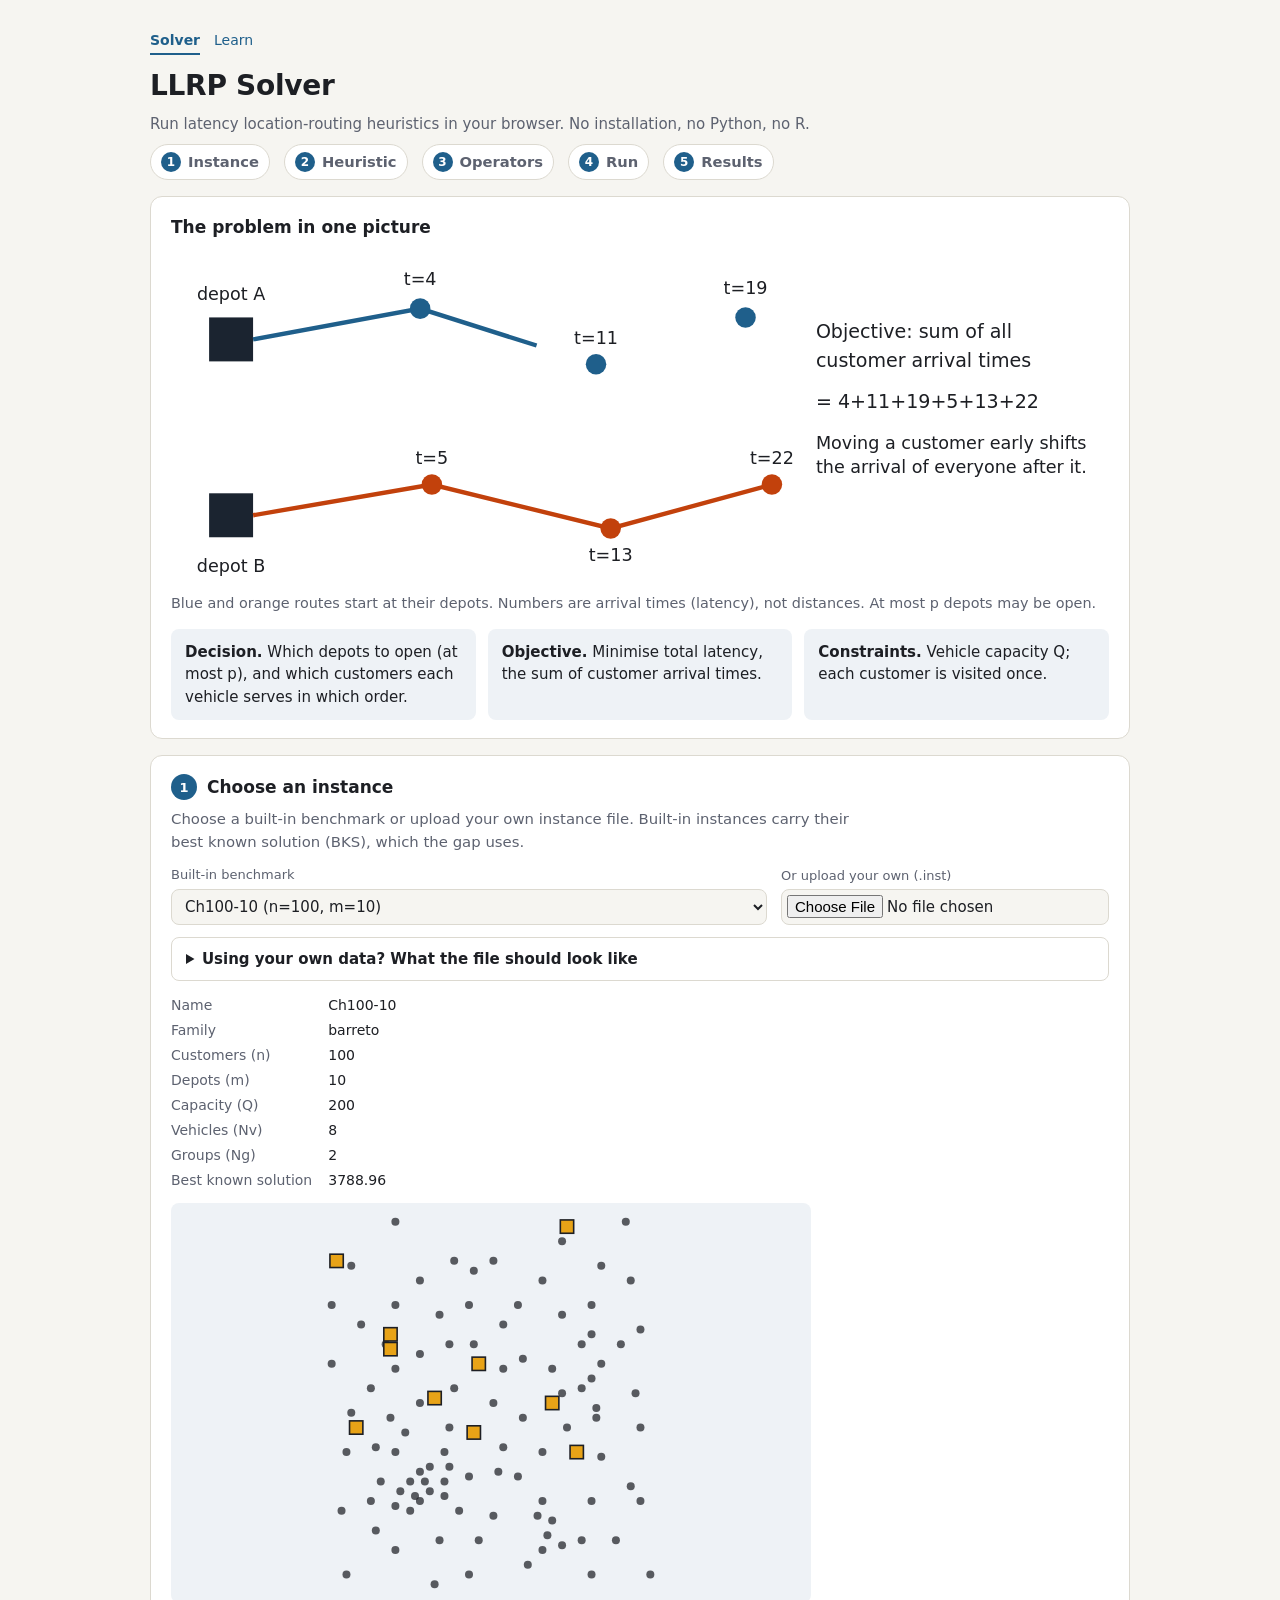
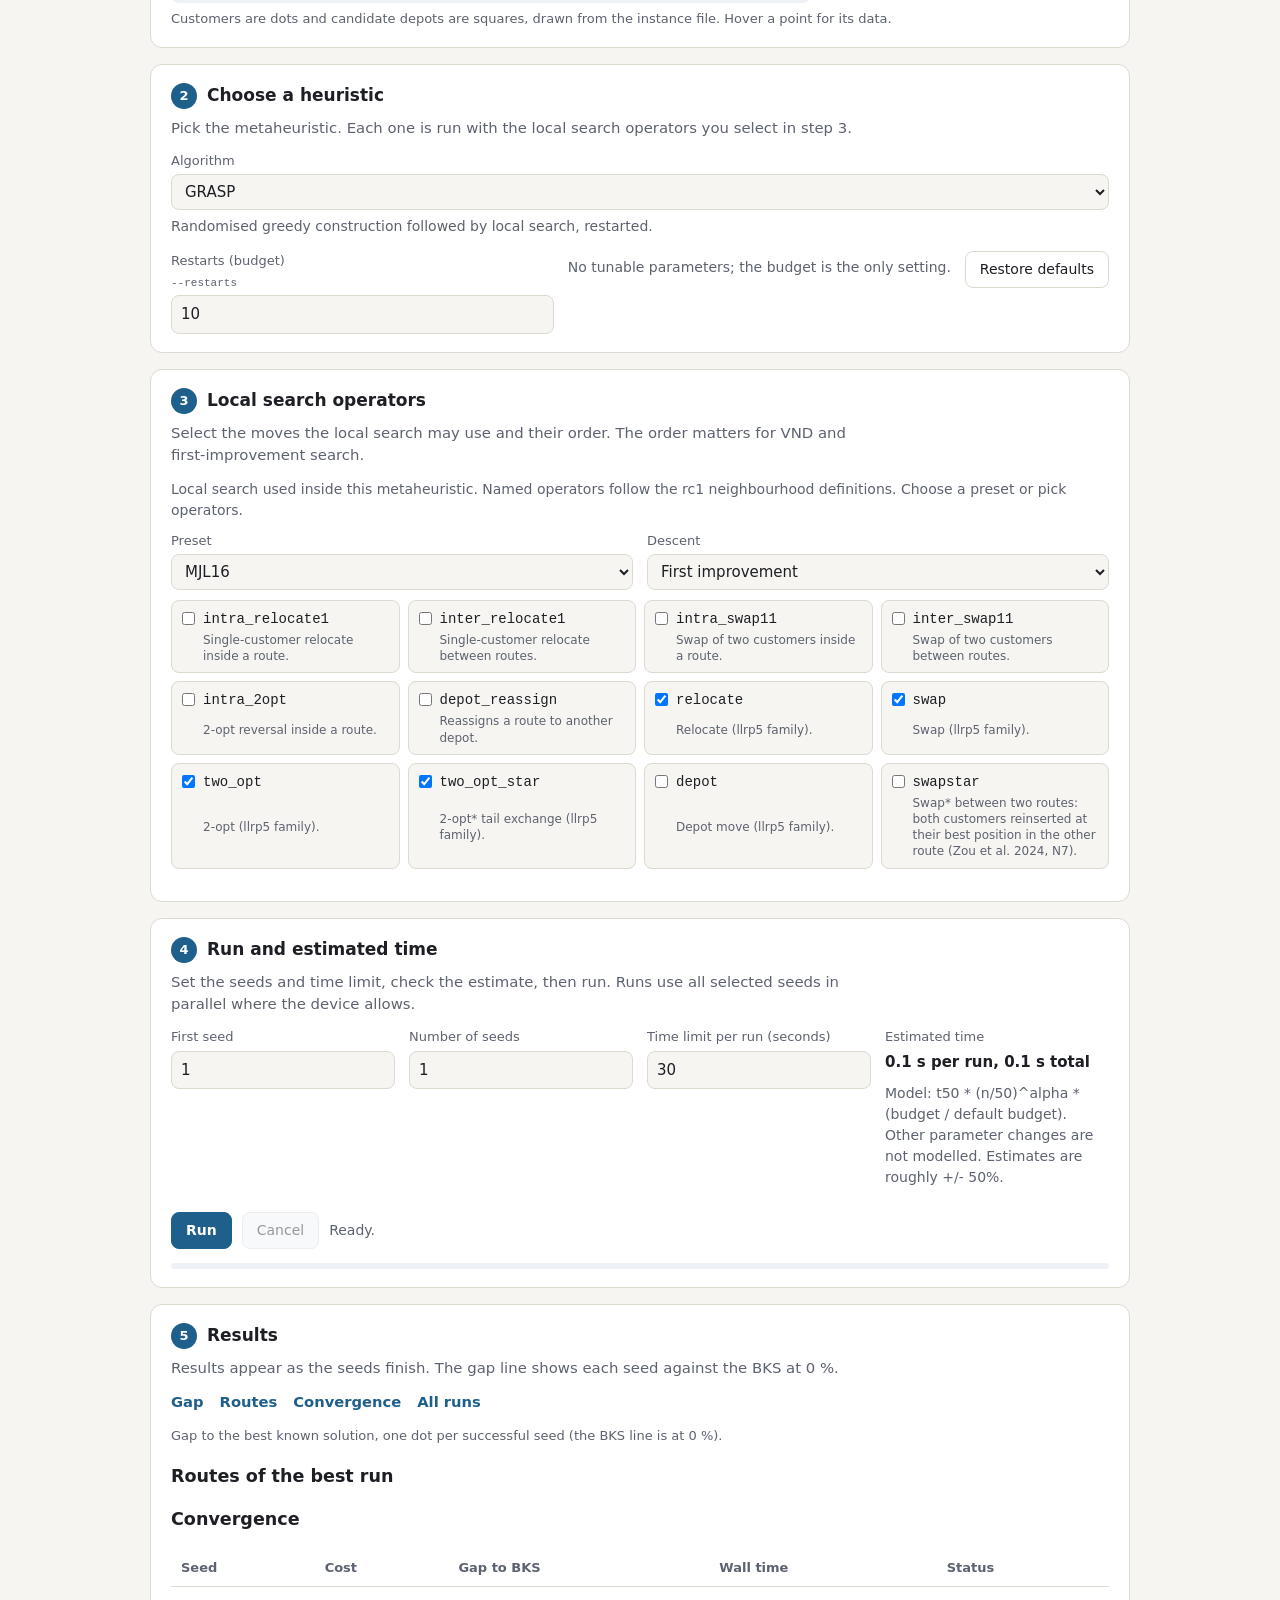
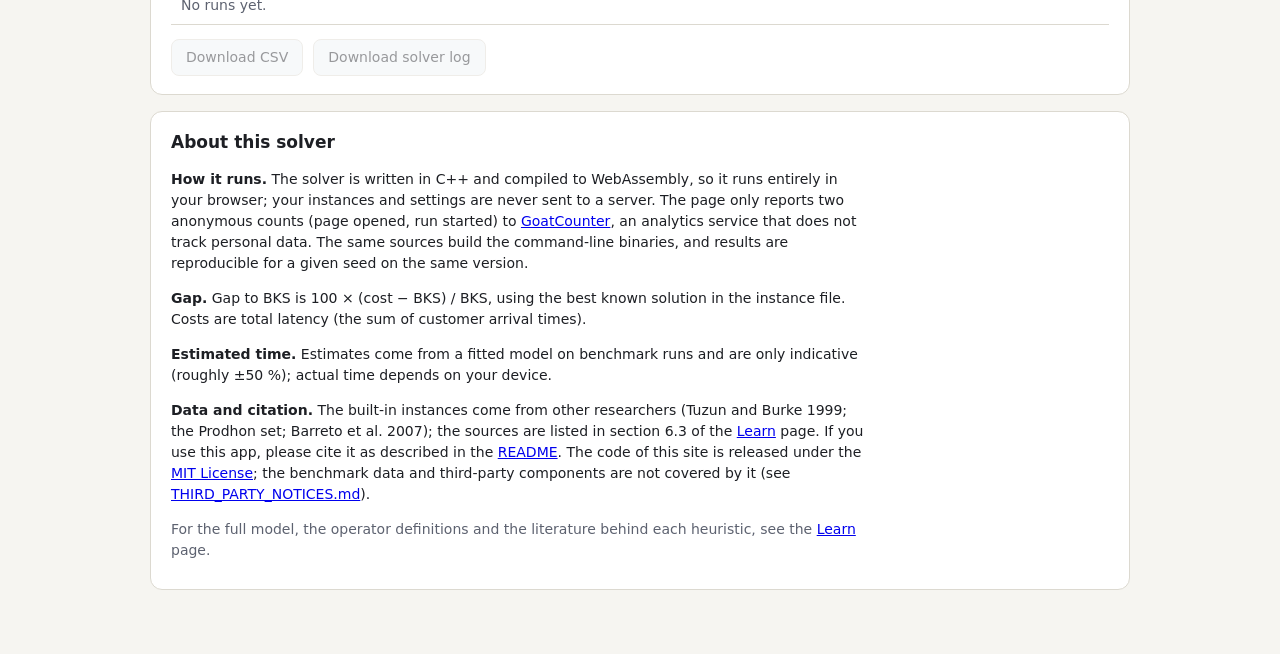
<file: index.html>
<!doctype html>
<html lang="en">
<head>
<meta charset="utf-8">
<meta name="viewport" content="width=device-width, initial-scale=1">
<title>LLRP Solver</title>
<link rel="stylesheet" href="style.css?v=20261118b">
</head>
<body>
<header class="top">
  <div class="wrap">
    <nav class="nav"><a href="index.html" aria-current="page">Solver</a><a href="learn.html">Learn</a></nav>
    <h1>LLRP Solver</h1>
    <p class="lede">Run latency location-routing heuristics in your browser. No installation, no Python, no R.</p>
  </div>
</header>

<main class="wrap">

  <nav class="steps-nav" aria-label="Solver steps">
    <a href="#sec-instance"><span>1</span> Instance</a>
    <a href="#h-algo"><span>2</span> Heuristic</a>
    <a href="#sec-ls"><span>3</span> Operators</a>
    <a href="#h-run"><span>4</span> Run</a>
    <a href="#h-results"><span>5</span> Results</a>
  </nav>

  <section class="card hero" aria-labelledby="h-problem">
    <h2 id="h-problem">The problem in one picture</h2>
    <figure class="fig">
      <svg class="anim" viewBox="0 0 640 230" role="img" aria-labelledby="hero-t">
        <title id="hero-t">Two depots serve customers along routes; each customer's latency is its arrival time.</title>
        <rect x="26" y="46" width="30" height="30" fill="#1b2430"/>
        <rect x="26" y="166" width="30" height="30" fill="#1b2430"/>
        <text x="41" y="34" font-size="12" text-anchor="middle" fill="currentColor">depot A</text>
        <text x="41" y="220" font-size="12" text-anchor="middle" fill="currentColor">depot B</text>
        <path pathLength="1" d="M56,61 L170,40 L290,78 L392,46" fill="none" stroke="#1f5f8b" stroke-width="3" stroke-dasharray="1" stroke-dashoffset="1"><animate attributeName="stroke-dashoffset" values="1;0;0;1" keyTimes="0;.45;.85;1" dur="7s" repeatCount="indefinite"/></path>
        <path pathLength="1" d="M56,181 L178,160 L300,190 L410,160" fill="none" stroke="#c2410c" stroke-width="3" stroke-dasharray="1" stroke-dashoffset="1"><animate attributeName="stroke-dashoffset" values="1;0;0;1" keyTimes="0;.45;.85;1" dur="7s" begin="-2s" repeatCount="indefinite"/></path>
        <g fill="#1f5f8b"><circle cx="170" cy="40" r="7"/><circle cx="290" cy="78" r="7"/><circle cx="392" cy="46" r="7"/></g>
        <g fill="#c2410c"><circle cx="178" cy="160" r="7"/><circle cx="300" cy="190" r="7"/><circle cx="410" cy="160" r="7"/></g>
        <g font-size="12" fill="currentColor">
          <text x="170" y="24" text-anchor="middle">t=4</text>
          <text x="290" y="64" text-anchor="middle">t=11</text>
          <text x="392" y="30" text-anchor="middle">t=19</text>
          <text x="178" y="146" text-anchor="middle">t=5</text>
          <text x="300" y="212" text-anchor="middle">t=13</text>
          <text x="410" y="146" text-anchor="middle">t=22</text>
        </g>
        <text x="440" y="60" font-size="13" fill="currentColor">Objective: sum of all</text>
        <text x="440" y="80" font-size="13" fill="currentColor">customer arrival times</text>
        <text x="440" y="108" font-size="13" fill="currentColor">= 4+11+19+5+13+22</text>
        <text x="440" y="136" font-size="12" fill="currentColor">Moving a customer early shifts</text>
        <text x="440" y="152" font-size="12" fill="currentColor">the arrival of everyone after it.</text>
      </svg>
      <figcaption>Blue and orange routes start at their depots. Numbers are arrival times (latency), not distances. At most p depots may be open.</figcaption>
    </figure>
    <div class="problem-lead">
      <p><strong>Decision.</strong> Which depots to open (at most p), and which customers each vehicle serves in which order.</p>
      <p><strong>Objective.</strong> Minimise total latency, the sum of customer arrival times.</p>
      <p><strong>Constraints.</strong> Vehicle capacity Q; each customer is visited once.</p>
    </div>
  </section>

  <section class="card" id="sec-instance" aria-labelledby="h-instance">
    <div class="step"><span>1</span><h2 id="h-instance">Choose an instance</h2></div>
    <p class="hint">Choose a built-in benchmark or upload your own instance file. Built-in instances carry their best known solution (BKS), which the gap uses.</p>
    <div class="row">
      <label class="field grow">
        <span>Built-in benchmark</span>
        <select id="inst-select" aria-label="Built-in instance"></select>
      </label>
      <label class="field">
        <span>Or upload your own (.inst)</span>
        <input type="file" id="inst-file" accept=".inst,text/plain">
      </label>
    </div>
    <details class="tpl" id="tpl">
      <summary>Using your own data? What the file should look like</summary>
      <p>Use one plain-text file with the extension <code>.inst</code>. It has three parts: a header with the problem settings, the candidate depots and the customers. Distances are computed from the coordinates (Euclidean, not rounded), so no distance matrix is needed. Routes are open: a vehicle does not return to its depot.</p>
      <div class="tpl-scroll">
        <table class="tpl-table">
          <thead><tr><th>Line</th><th>Meaning</th><th></th></tr></thead>
          <tbody>
            <tr><td><code>name</code> <em>text</em></td><td>A label for your instance</td><td>optional</td></tr>
            <tr><td><code>n</code> <em>number</em></td><td>Number of customers</td><td>required</td></tr>
            <tr><td><code>m</code> <em>number</em></td><td>Number of candidate depots</td><td>required</td></tr>
            <tr><td><code>Q</code> <em>number</em></td><td>Vehicle capacity, in the same unit as the demands</td><td>required</td></tr>
            <tr><td><code>Nv</code> <em>number</em></td><td>Number of vehicles available (maximum number of routes)</td><td>required</td></tr>
            <tr><td><code>Ng</code> <em>number</em></td><td>Maximum number of depots that may be open</td><td>required</td></tr>
            <tr><td><code>bks</code> <em>number</em></td><td>Best known total latency, if you have one; used for the gap</td><td>optional</td></tr>
            <tr><td><code>depots</code></td><td>Then <em>m</em> lines, one per depot: <code>x y</code></td><td>required</td></tr>
            <tr><td><code>customers</code></td><td>Then <em>n</em> lines, one per customer: <code>x y demand</code></td><td>required</td></tr>
          </tbody>
        </table>
      </div>
      <p class="tpl-label">Example: 8 customers, 3 candidate depots, 3 vehicles, at most 2 open depots</p>
      <pre class="tpl-example" id="tpl-example" aria-label="Example instance file"></pre>
      <div class="row tpl-actions">
        <button type="button" class="btn" id="tpl-download">Download this template (.inst)</button>
        <button type="button" class="btn ghost" id="tpl-use">Load this example</button>
      </div>
      <ul class="tpl-tips">
        <li>Coordinates and demands may be whole numbers or decimals, in any unit. Customers and depots are numbered 1, 2, &hellip; in the order you list them.</li>
        <li>Values can be separated by spaces or tabs, so columns copied from a spreadsheet can be pasted straight into the file.</li>
        <li>Every demand must be at most <code>Q</code>, and the total demand must be at most <code>Nv</code> &times; <code>Q</code>; otherwise no feasible solution exists and the page says so.</li>
        <li>The file is read in your browser and never uploaded. Maximum size 5 MB.</li>
      </ul>
    </details>
    <p class="msg" id="inst-msg" role="status"></p>
    <dl class="facts" id="inst-facts"></dl>
    <figure class="fig map-fig">
      <div id="inst-map"></div>
      <figcaption>Customers are dots and candidate depots are squares, drawn from the instance file. Hover a point for its data.</figcaption>
    </figure>
  </section>

  <section class="card" aria-labelledby="h-algo">
    <div class="step"><span>2</span><h2 id="h-algo">Choose a heuristic</h2></div>
    <p class="hint">Pick the metaheuristic. Each one is run with the local search operators you select in step 3.</p>
    <div class="row">
      <label class="field grow">
        <span>Algorithm</span>
        <select id="algo-select" aria-label="Algorithm"></select>
      </label>
    </div>
    <p class="muted" id="algo-desc"></p>
    <div id="algo-params" class="params"></div>
  </section>

  <section class="card" id="sec-ls" aria-labelledby="h-ls">
    <div class="step"><span>3</span><h2 id="h-ls">Local search operators</h2></div>
    <p class="hint">Select the moves the local search may use and their order. The order matters for VND and first-improvement search.</p>
    <div id="ls-llrp" hidden>
      <p class="muted">The operators the local search may use. Each operator scans its full neighbourhood. At least one must be selected.</p>
      <div class="chips-actions">
        <button type="button" class="btn ghost" data-ops="all">Select all</button>
        <button type="button" class="btn ghost" data-ops="none">Clear</button>
        <span class="count" id="ops-count"></span>
      </div>
      <div id="ops-grid" class="ops-grid"></div>
      <div class="row">
        <label class="field">
          <span>Move selection</span>
          <select id="sel-choice"></select>
        </label>
        <label class="field">
          <span>Operator order</span>
          <select id="order-choice"></select>
        </label>
      </div>
    </div>
    <div id="ls-meta" hidden>
      <p class="muted">Local search used inside this metaheuristic. Named operators follow the rc1 neighbourhood definitions. Choose a preset or pick operators.</p>
      <div class="row">
        <label class="field">
          <span>Preset</span>
          <select id="preset-select"></select>
        </label>
        <label class="field">
          <span>Descent</span>
          <select id="descent-select">
            <option value="first">First improvement</option>
            <option value="vnd">Best improvement (VND)</option>
          </select>
        </label>
      </div>
      <div class="ops-grid" id="meta-ops"></div>
    </div>
  </section>

  <section class="card" aria-labelledby="h-run">
    <div class="step"><span>4</span><h2 id="h-run">Run and estimated time</h2></div>
    <p class="hint">Set the seeds and time limit, check the estimate, then run. Runs use all selected seeds in parallel where the device allows.</p>
    <div class="row run-row">
      <label class="field">
        <span>First seed</span>
        <input type="number" id="first-seed" min="0" value="1">
      </label>
      <label class="field">
        <span>Number of seeds</span>
        <input type="number" id="seeds" min="1" max="20" value="1">
      </label>
      <label class="field" id="time-field">
        <span>Time limit per run (seconds)</span>
        <input type="number" id="time-limit" min="1" max="3600" value="30">
      </label>
      <div class="field estimate">
        <span>Estimated time</span>
        <strong id="estimate">-</strong>
        <small class="muted" id="estimate-note"></small>
      </div>
    </div>
    <div class="actions">
      <button type="button" class="btn primary" id="run-btn">Run</button>
      <button type="button" class="btn" id="cancel-btn" disabled>Cancel</button>
      <span id="status" class="status" role="status" aria-live="polite"></span>
    </div>
    <div class="progress" aria-hidden="true"><div id="bar"></div></div>
  </section>

  <section class="card" aria-labelledby="h-results">
    <div class="step"><span>5</span><h2 id="h-results">Results</h2></div>
    <p class="hint">Results appear as the seeds finish. The gap line shows each seed against the BKS at 0 %.</p>
    <nav class="subnav" aria-label="Result views"><a href="#gap-fig">Gap</a><a href="#route-map">Routes</a><a href="#conv-chart">Convergence</a><a href="#results">All runs</a></nav>
    <figure class="fig map-fig" id="gap-fig">
      <div id="gap-strip"></div>
      <figcaption>Gap to the best known solution, one dot per successful seed (the BKS line is at 0 %).</figcaption>
    </figure>
    <h3 class="sub">Routes of the best run</h3>
    <div id="route-map"></div>
    <div id="route-table"></div>
    <h3 class="sub">Convergence</h3>
    <div id="conv-chart"></div>
    <div class="scroll">
      <table>
        <thead><tr><th>Seed</th><th>Cost</th><th>Gap to BKS</th><th>Wall time</th><th>Status</th></tr></thead>
        <tbody id="results"><tr><td colspan="5" class="muted">No runs yet.</td></tr></tbody>
      </table>
    </div>
    <div class="actions">
      <button type="button" class="btn" id="csv-btn" disabled>Download CSV</button>
      <button type="button" class="btn" id="log-btn" disabled>Download solver log</button>
    </div>
    <pre id="log" class="log" hidden></pre>
  </section>

  <section class="card about" aria-labelledby="h-about">
    <h2 id="h-about">About this solver</h2>
    <p><strong>How it runs.</strong> The solver is written in C++ and compiled to WebAssembly, so it runs entirely in your browser; your instances and settings are never sent to a server. The page only reports two anonymous counts (page opened, run started) to <a href="https://www.goatcounter.com">GoatCounter</a>, an analytics service that does not track personal data. The same sources build the command-line binaries, and results are reproducible for a given seed on the same version.</p>
    <p><strong>Gap.</strong> Gap to BKS is 100 × (cost − BKS) / BKS, using the best known solution in the instance file. Costs are total latency (the sum of customer arrival times).</p>
    <p><strong>Estimated time.</strong> Estimates come from a fitted model on benchmark runs and are only indicative (roughly ±50 %); actual time depends on your device.</p>
    <p><strong>Data and citation.</strong> The built-in instances come from other researchers (Tuzun and Burke 1999; the Prodhon set; Barreto et al. 2007); the sources are listed in section 6.3 of the <a href="learn.html#h-refs">Learn</a> page. If you use this app, please cite it as described in the <a href="https://github.com/MicheleCedolin/LLRP#how-to-cite">README</a>. The code of this site is released under the <a href="https://github.com/MicheleCedolin/LLRP/blob/main/LICENSE">MIT License</a>; the benchmark data and third-party components are not covered by it (see <a href="https://github.com/MicheleCedolin/LLRP/blob/main/THIRD_PARTY_NOTICES.md">THIRD_PARTY_NOTICES.md</a>).</p>
    <p class="muted">For the full model, the operator definitions and the literature behind each heuristic, see the <a href="learn.html">Learn</a> page.</p>
  </section>

</main>

<script src="app.js?v=20261118c"></script>
<script data-goatcounter="https://michelecedolin.goatcounter.com/count" async src="https://gc.zgo.at/count.js"></script>
</body>
</html>
</file>
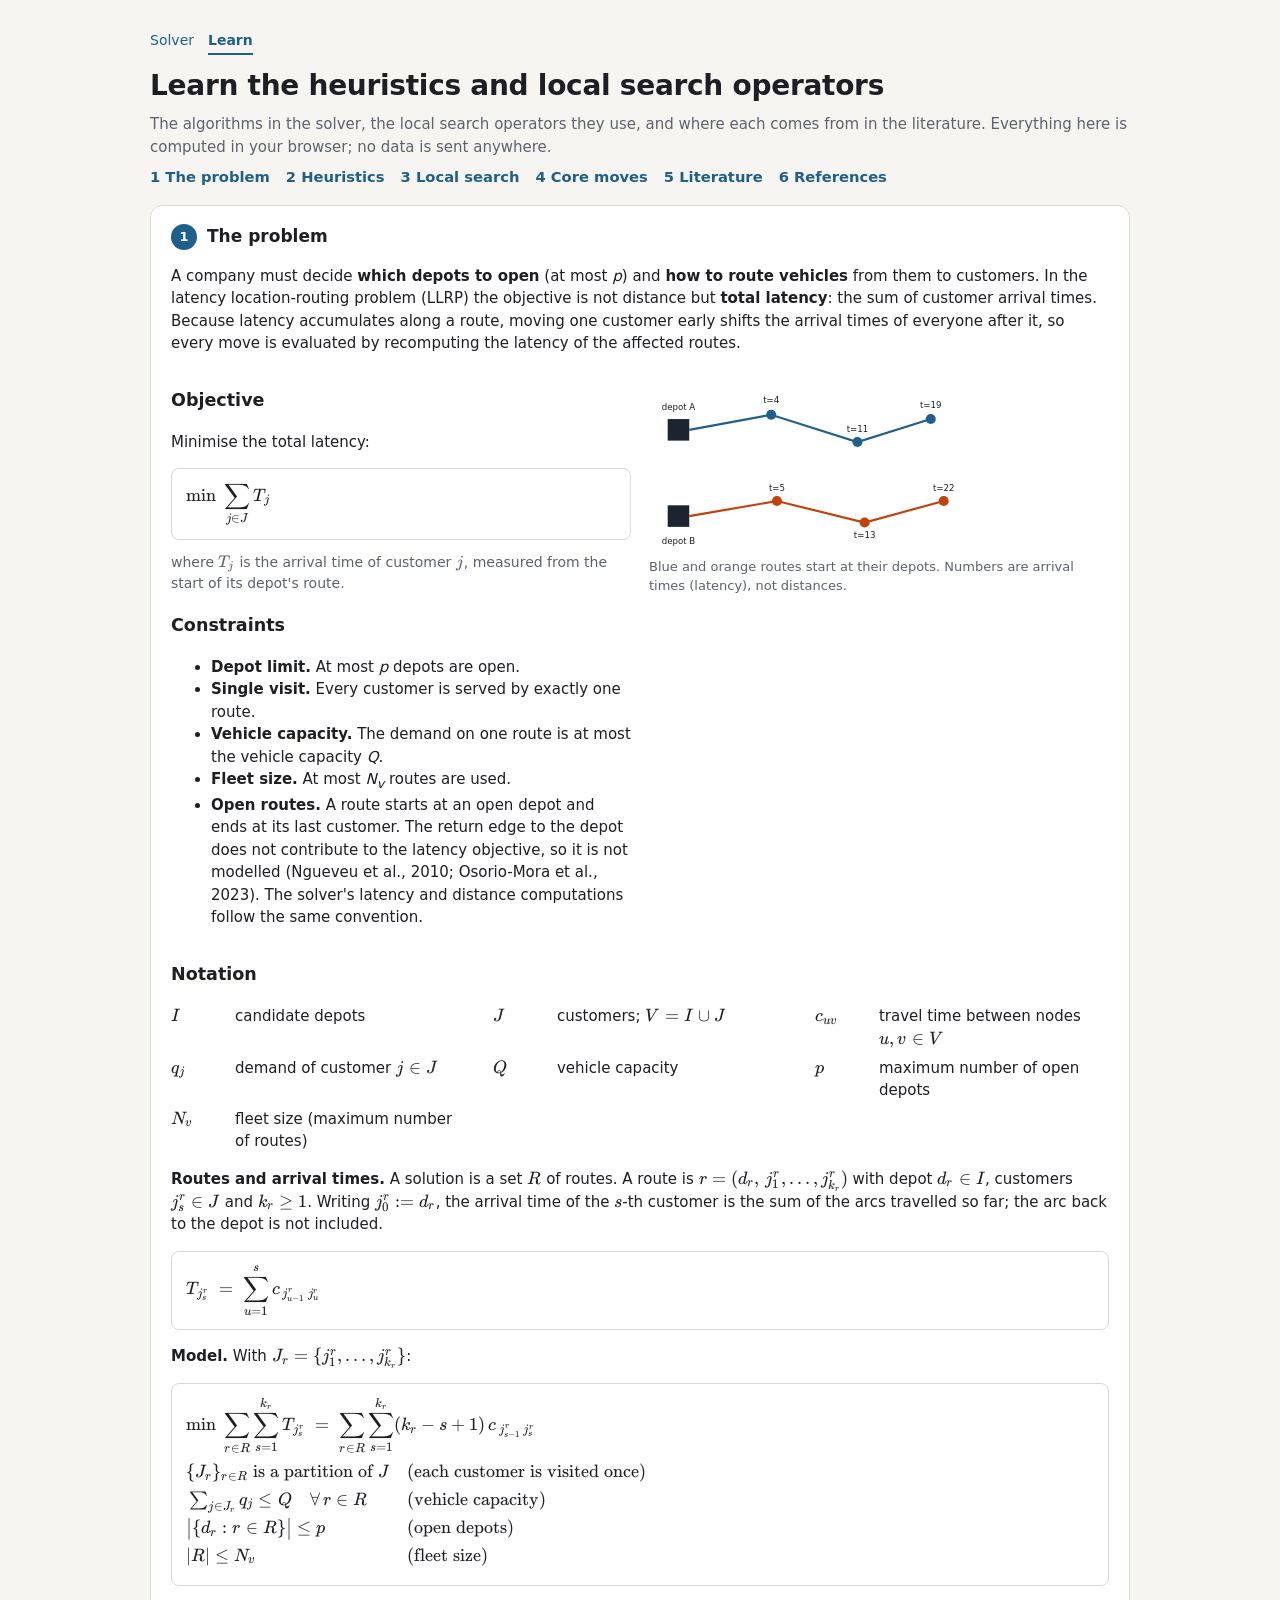
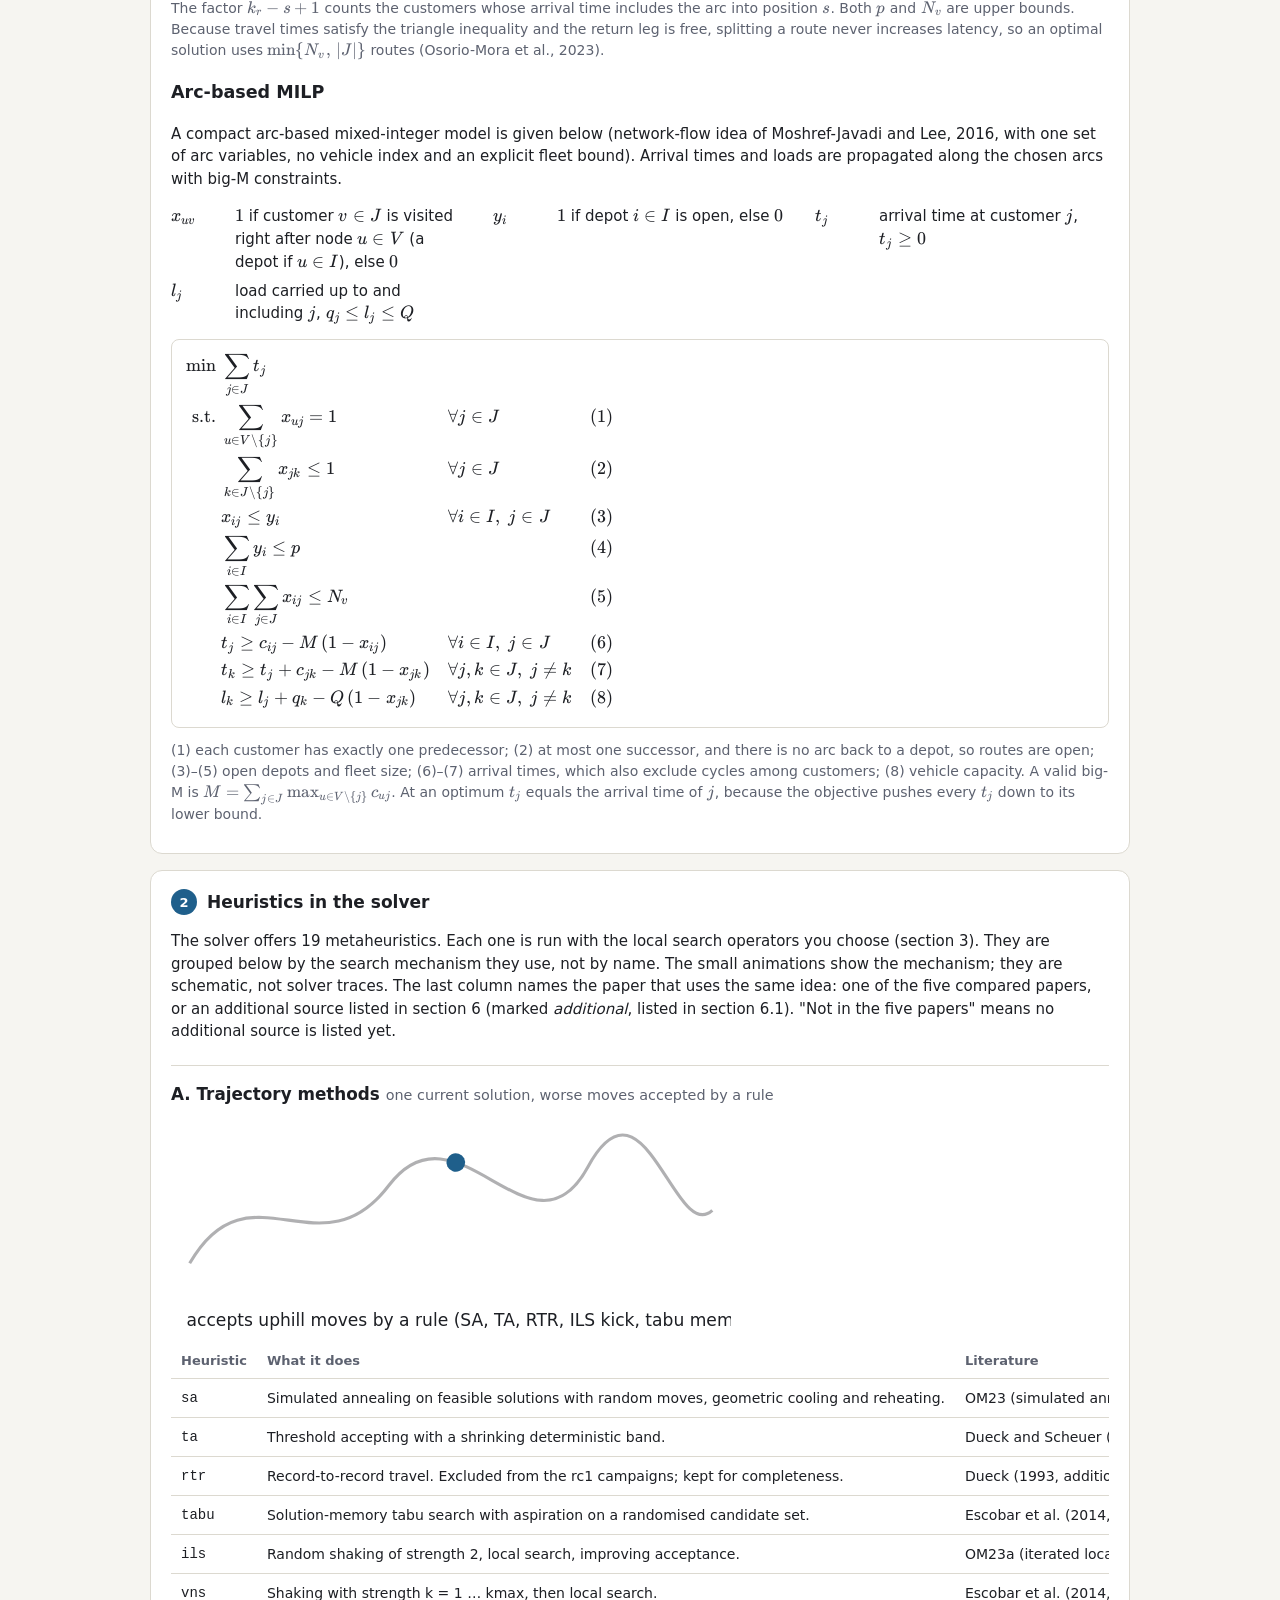
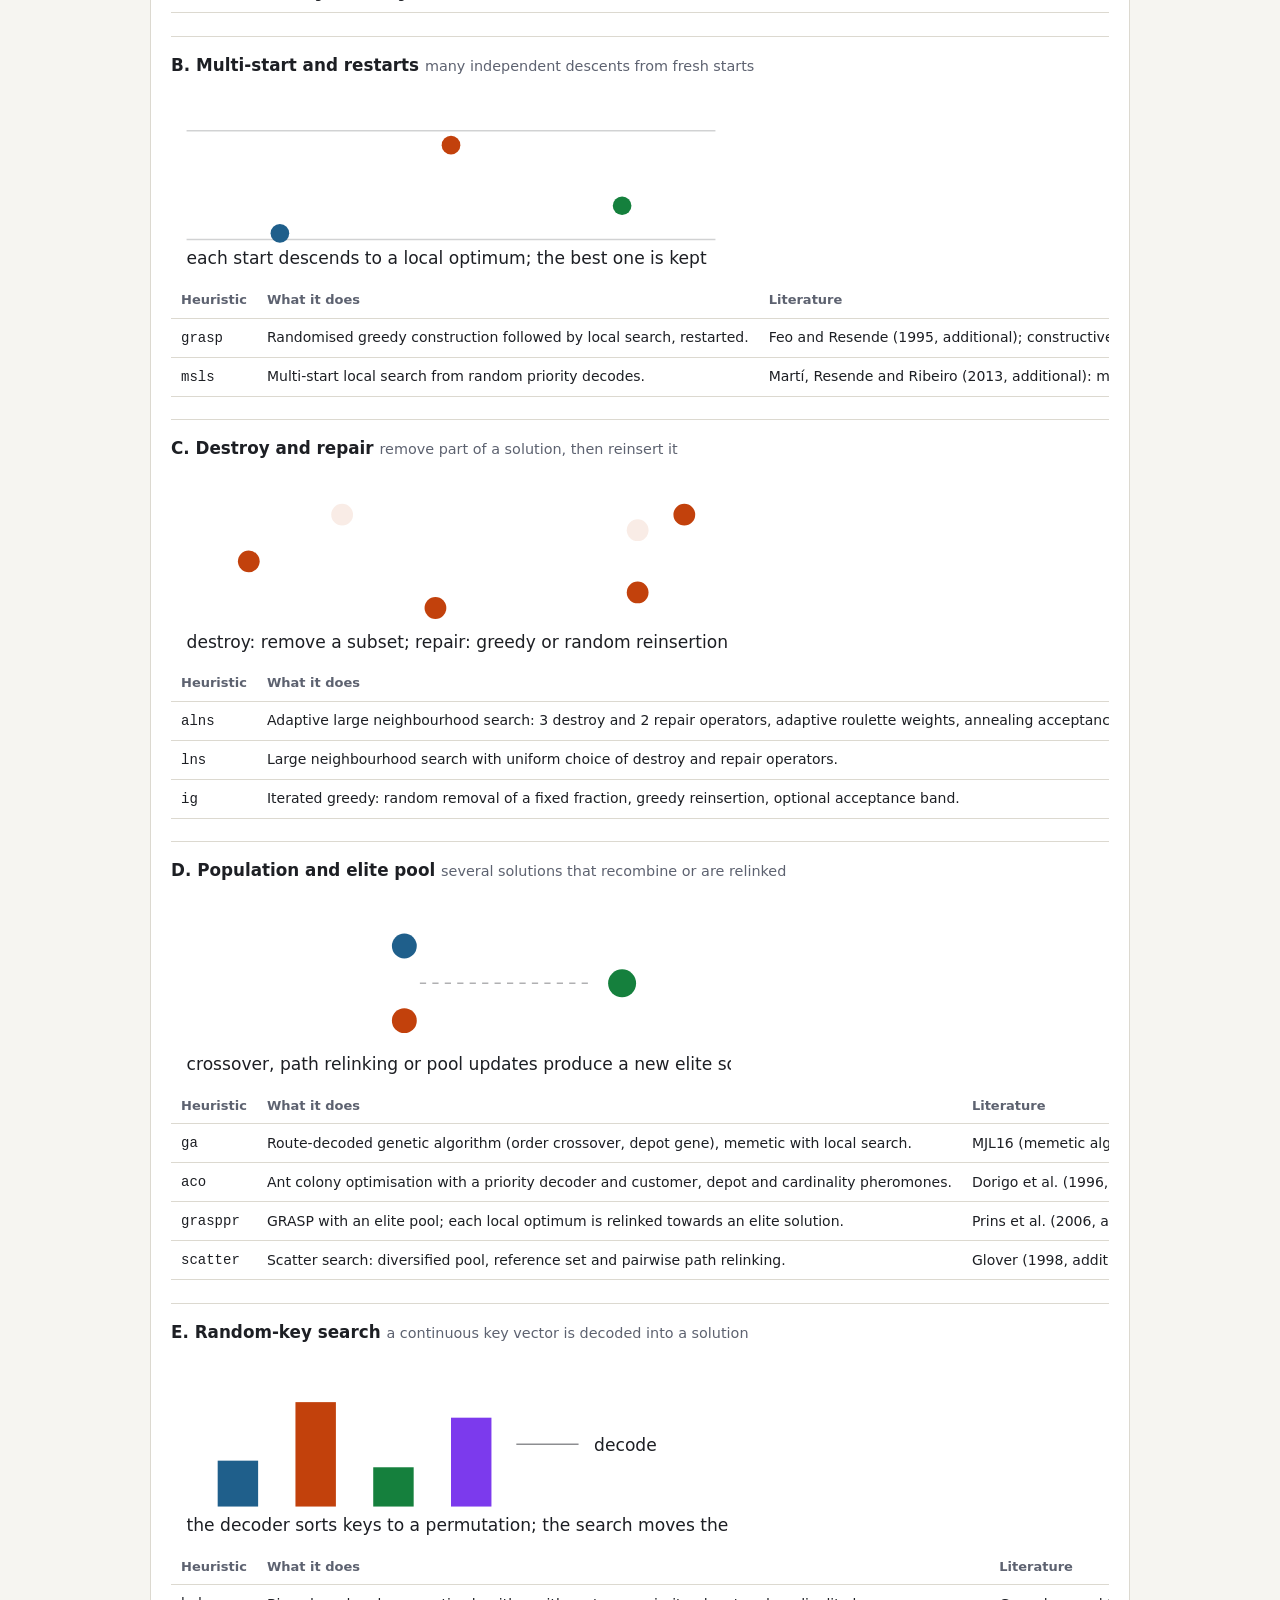
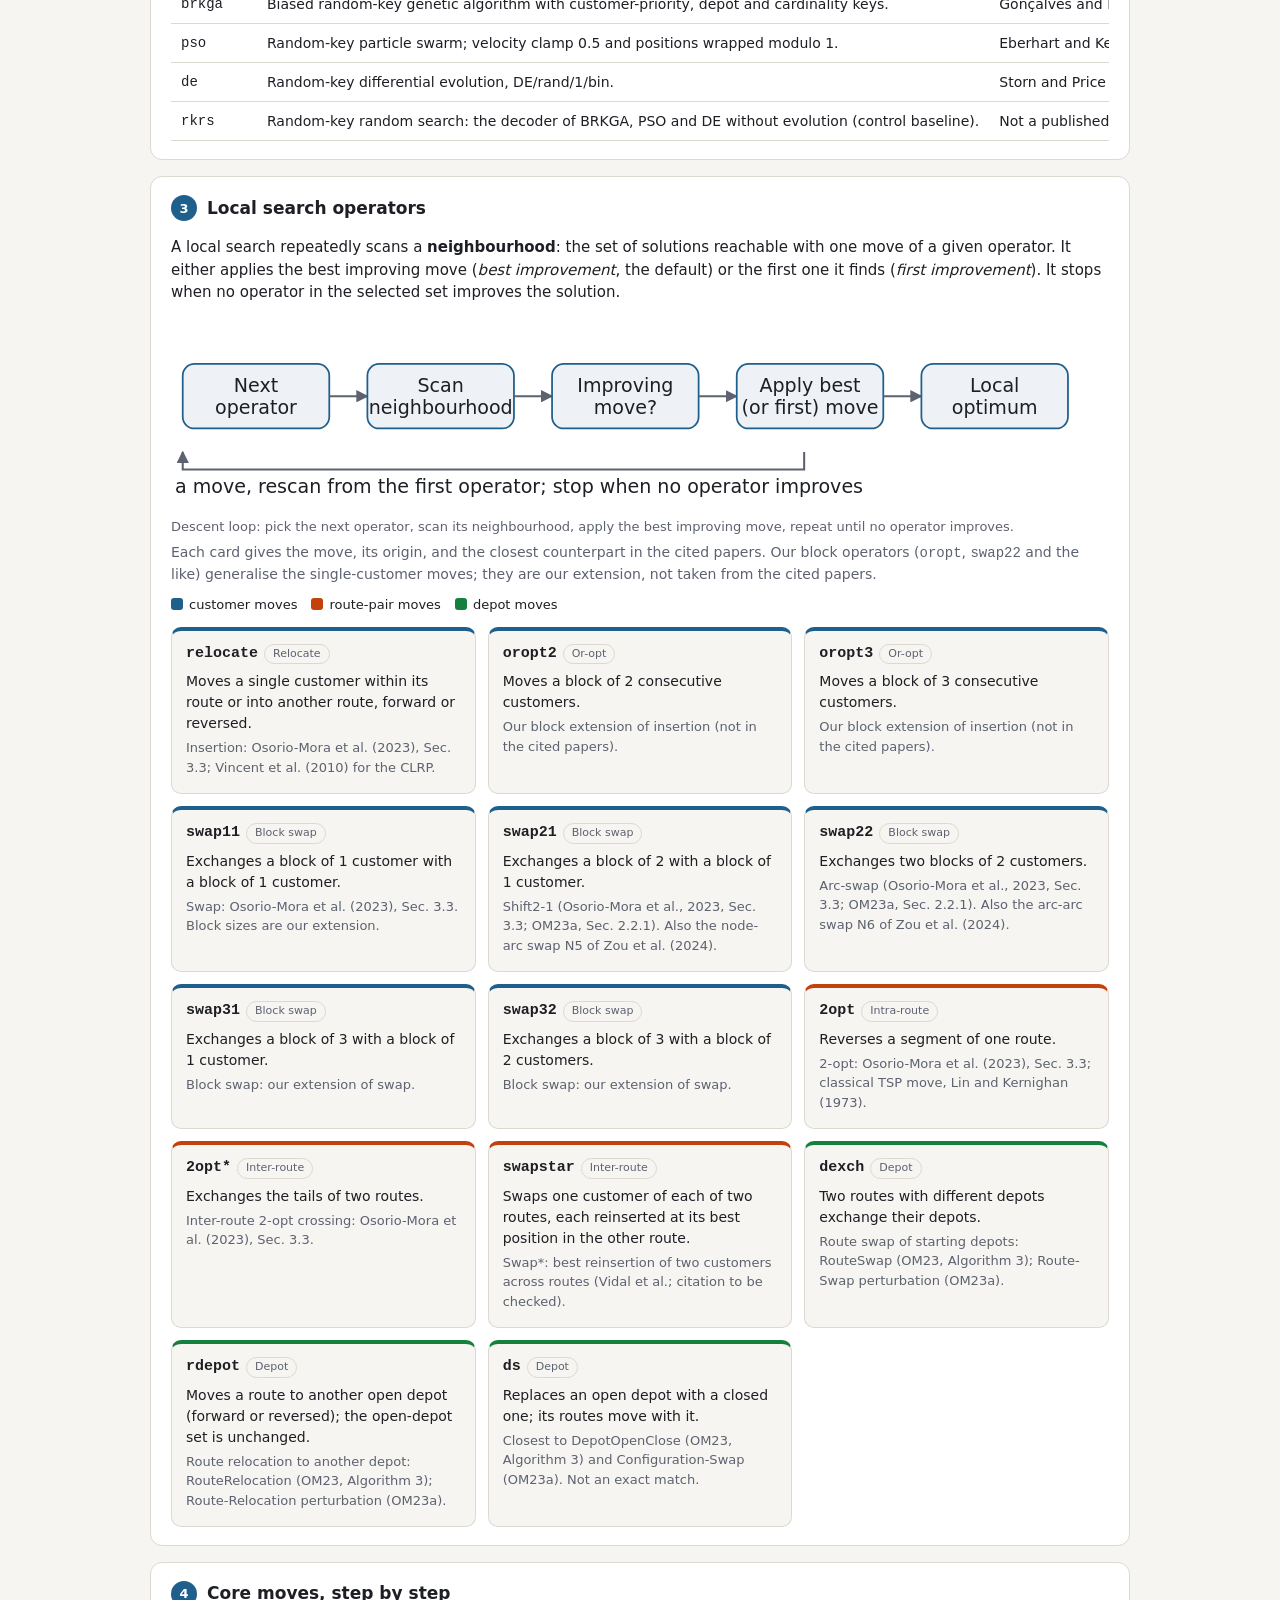
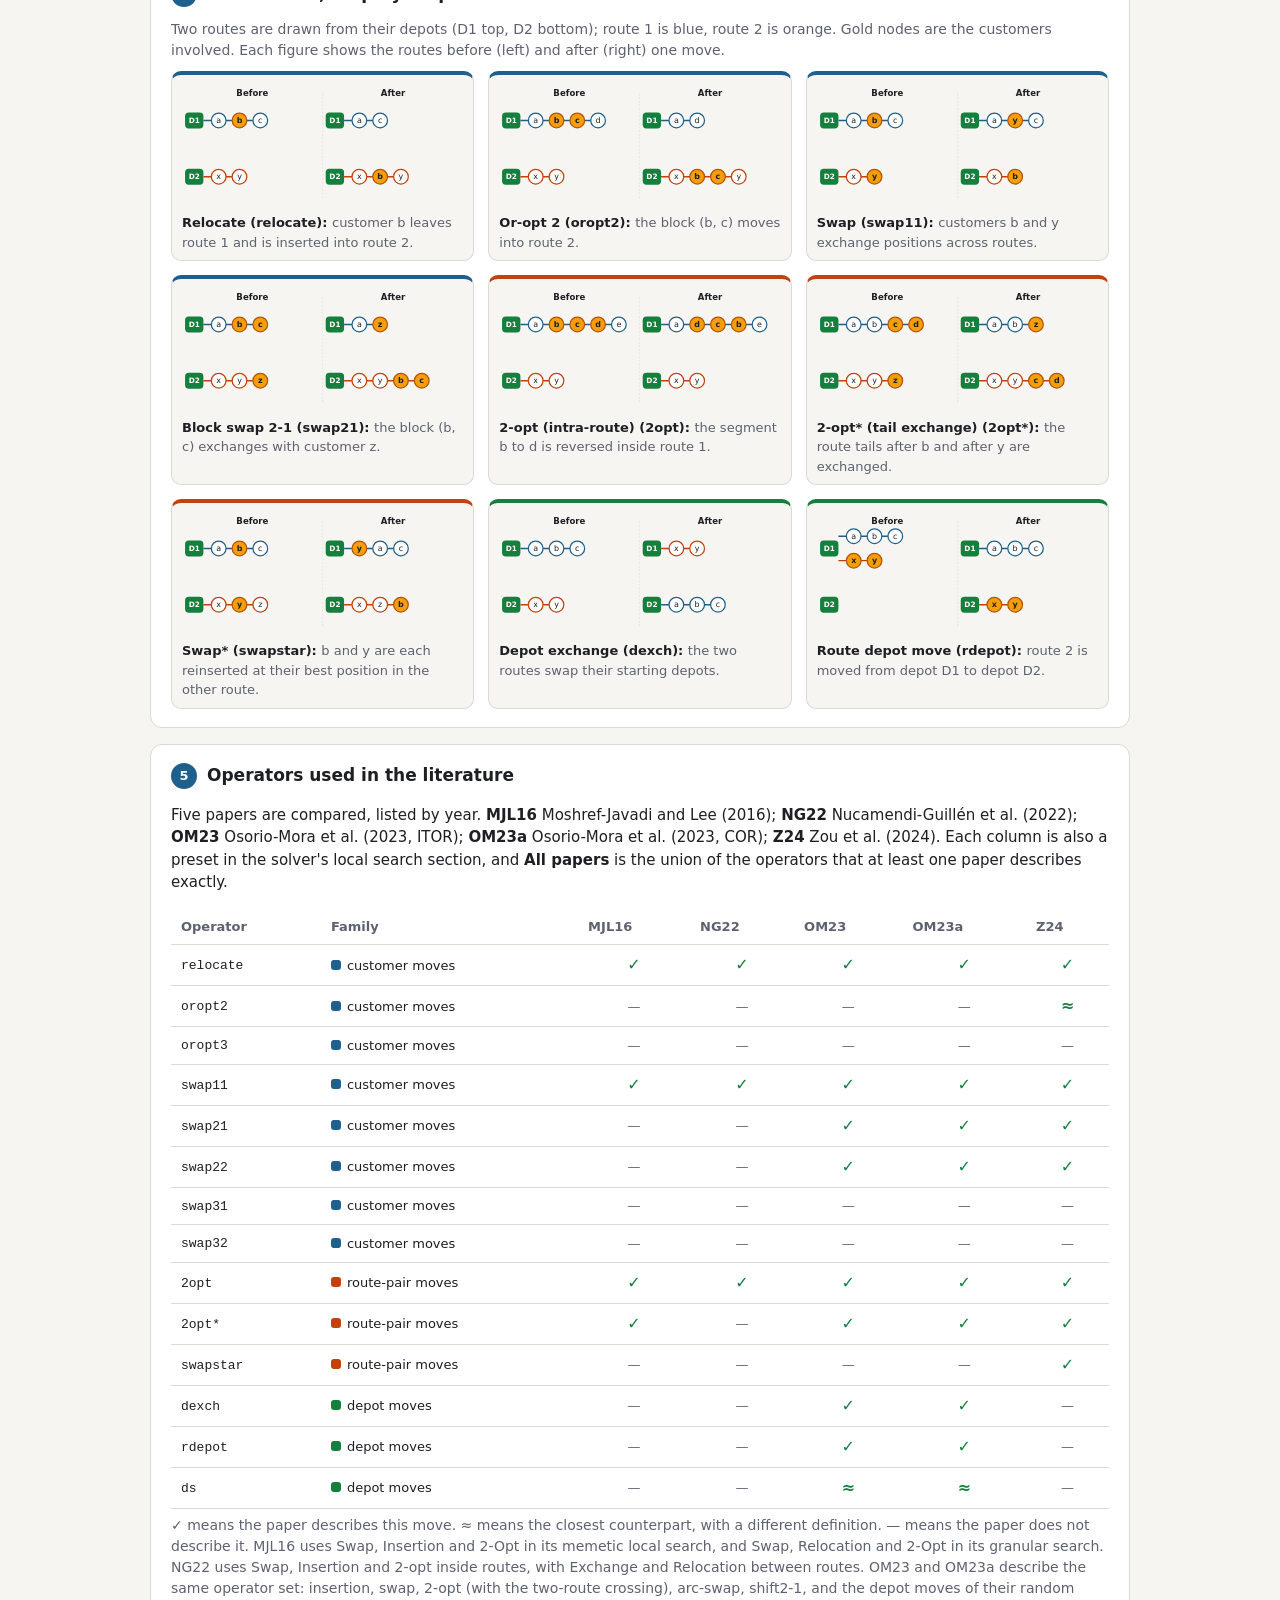
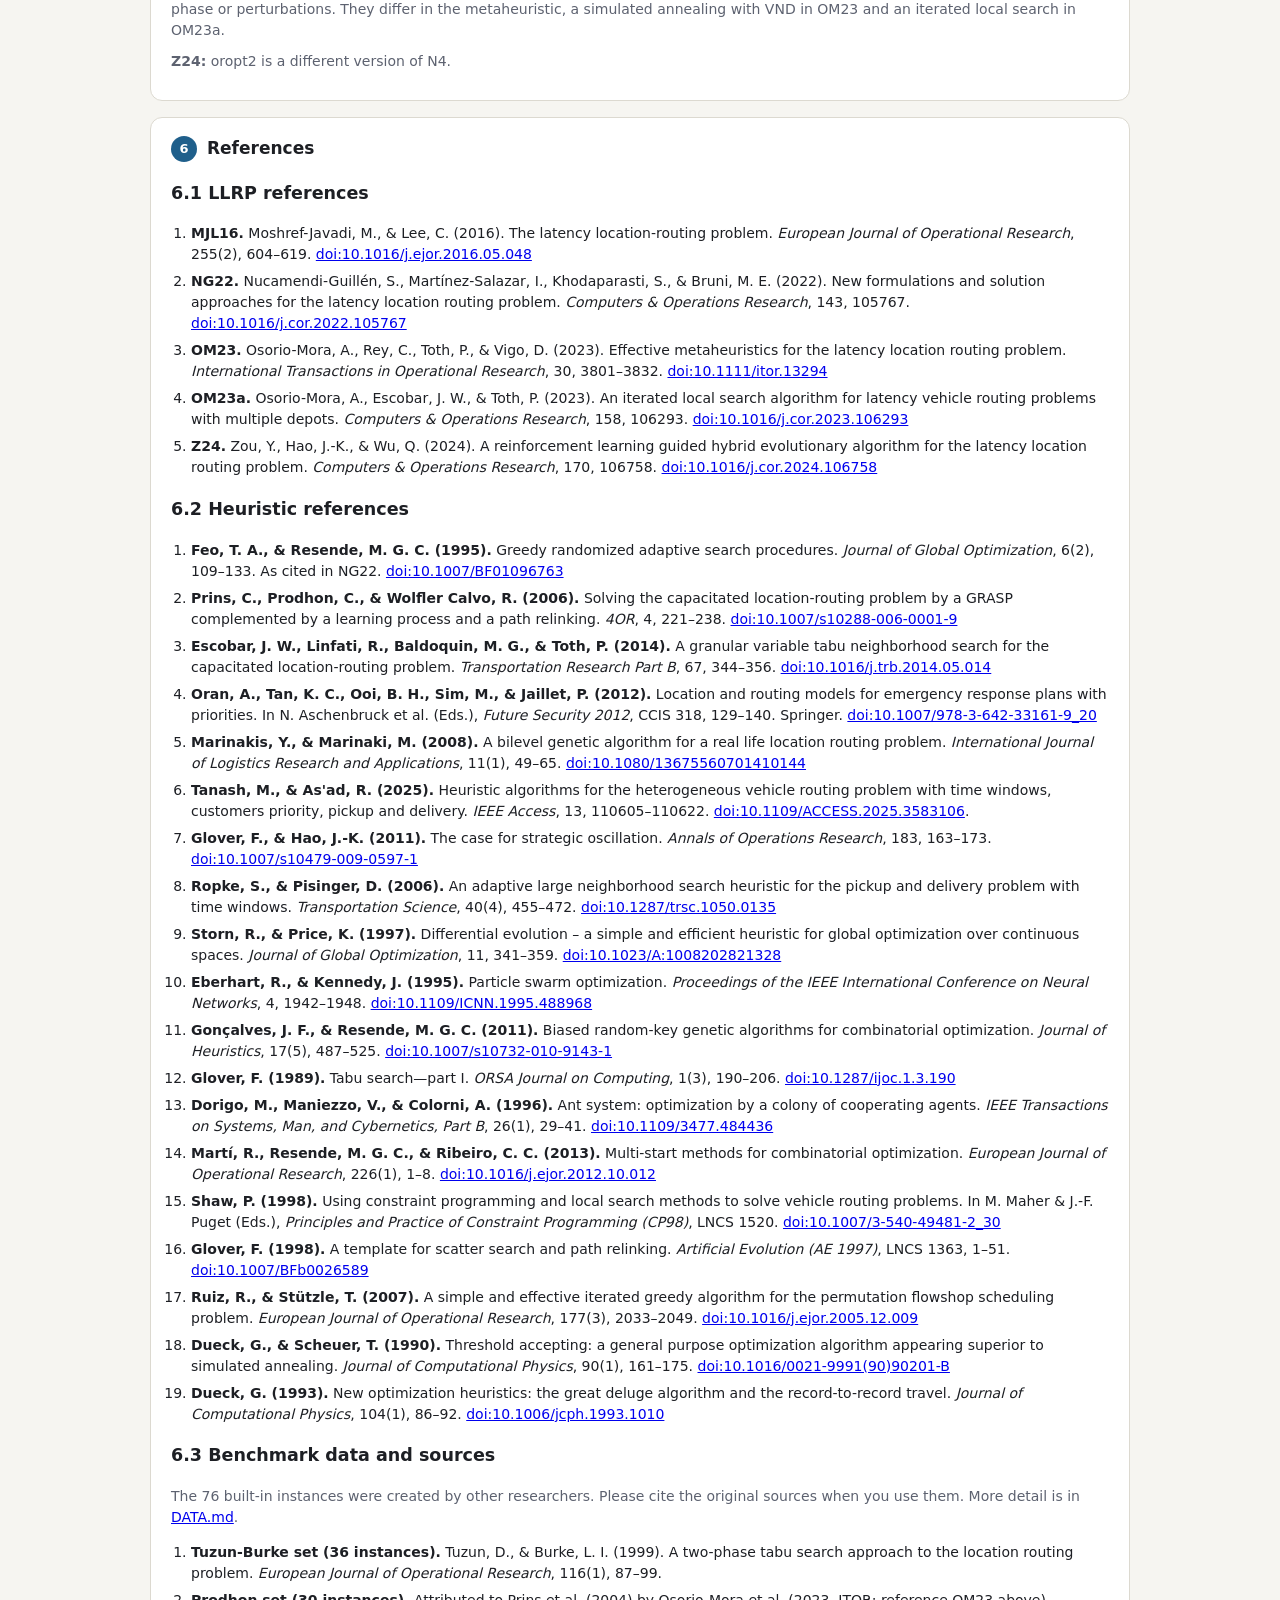
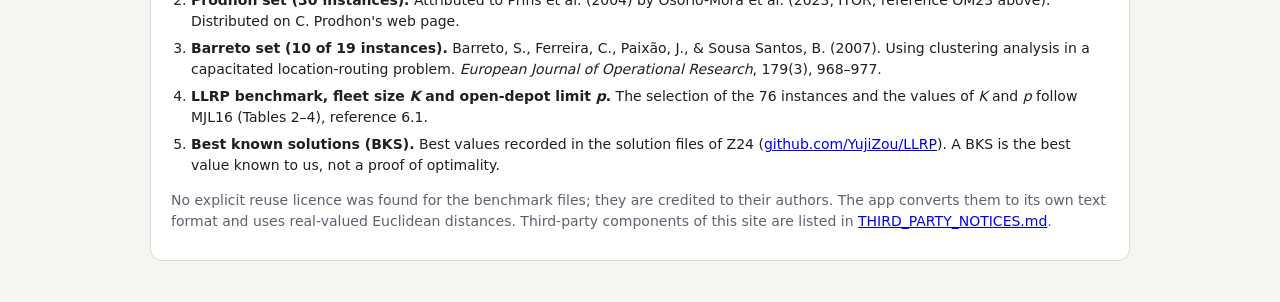
<file: learn.html>
<!doctype html>
<html lang="en">
<head>
<meta charset="utf-8">
<meta name="viewport" content="width=device-width, initial-scale=1">
<title>LLRP Solver: Learn</title>
<link rel="stylesheet" href="style.css?v=20261118">
<link rel="stylesheet" href="vendor/katex/katex.min.css">
<style>
  .hclass { margin: 1.4rem 0 0; padding-top: 1rem; border-top: 1px solid var(--line, #d8dee6); }
  .hclass h3 { margin: 0 0 .4rem; font-size: 1.05rem; }
  .hclass h3 .muted { font-weight: 400; font-size: .9rem; }
  .hclass svg.anim { width: 100%; max-width: 560px; height: auto; display: block; margin: .3rem 0 .7rem; color: var(--fg, #1d2530); }
  .hclass svg.anim text { fill: var(--fg, #1d2530); }
</style>
</head>
<body>
<header class="top">
  <div class="wrap">
    <nav class="nav"><a href="index.html">Solver</a><a href="learn.html" aria-current="page">Learn</a></nav>
    <h1>Learn the heuristics and local search operators</h1>
    <p class="lede">The algorithms in the solver, the local search operators they use, and where each comes from in the literature. Everything here is computed in your browser; no data is sent anywhere.</p>
  </div>
</header>

<main class="wrap">

  <ul class="jump" aria-label="Sections">
    <li><a href="#h-basics">1 The problem</a></li><li><a href="#h-heur">2 Heuristics</a></li><li><a href="#h-ls">3 Local search</a></li><li><a href="#h-diagrams">4 Core moves</a></li><li><a href="#h-lit">5 Literature</a></li><li><a href="#h-refs">6 References</a></li>
  </ul>


  <section class="card" aria-labelledby="h-basics">
    <div class="step"><span>1</span><h2 id="h-basics">The problem</h2></div>
    <p>A company must decide <strong>which depots to open</strong> (at most <em>p</em>) and <strong>how to route vehicles</strong> from them to customers. In the latency location-routing problem (LLRP) the objective is not distance but <strong>total latency</strong>: the sum of customer arrival times. Because latency accumulates along a route, moving one customer early shifts the arrival times of everyone after it, so every move is evaluated by recomputing the latency of the affected routes.</p>
    <div class="grid2">
      <div>
        <h3>Objective</h3>
        <p>Minimise the total latency:</p>
        <!--tex:objective--><div class="math-box"><span class="katex-display"><span class="katex"><span class="katex-mathml"><math xmlns="http://www.w3.org/1998/Math/MathML" display="block"><semantics><mrow><mi>min</mi><mo>⁡</mo><mtext>  </mtext><munder><mo>∑</mo><mrow><mi>j</mi><mo>∈</mo><mi>J</mi></mrow></munder><msub><mi>T</mi><mi>j</mi></msub></mrow><annotation encoding="application/x-tex">\min\;\sum_{j\in J} T_j</annotation></semantics></math></span><span class="katex-html" aria-hidden="true"><span class="base"><span class="strut" style="height:2.4804em;vertical-align:-1.4304em;"></span><span class="mop">min</span><span class="mspace" style="margin-right:0.2778em;"></span><span class="mspace" style="margin-right:0.1667em;"></span><span class="mop op-limits"><span class="vlist-t vlist-t2"><span class="vlist-r"><span class="vlist" style="height:1.05em;"><span style="top:-1.8557em;margin-left:0em;"><span class="pstrut" style="height:3.05em;"></span><span class="sizing reset-size6 size3 mtight"><span class="mord mtight"><span class="mord mathnormal mtight" style="margin-right:0.05724em;">j</span><span class="mrel mtight">∈</span><span class="mord mathnormal mtight" style="margin-right:0.09618em;">J</span></span></span></span><span style="top:-3.05em;"><span class="pstrut" style="height:3.05em;"></span><span><span class="mop op-symbol large-op">∑</span></span></span></span><span class="vlist-s">​</span></span><span class="vlist-r"><span class="vlist" style="height:1.4304em;"><span></span></span></span></span></span><span class="mspace" style="margin-right:0.1667em;"></span><span class="mord"><span class="mord mathnormal" style="margin-right:0.13889em;">T</span><span class="msupsub"><span class="vlist-t vlist-t2"><span class="vlist-r"><span class="vlist" style="height:0.3117em;"><span style="top:-2.55em;margin-left:-0.1389em;margin-right:0.05em;"><span class="pstrut" style="height:2.7em;"></span><span class="sizing reset-size6 size3 mtight"><span class="mord mathnormal mtight" style="margin-right:0.05724em;">j</span></span></span></span><span class="vlist-s">​</span></span><span class="vlist-r"><span class="vlist" style="height:0.2861em;"><span></span></span></span></span></span></span></span></span></span></span></div><!--/tex:objective-->
        <p class="muted"><!--tex:objnote-->where <span class="katex"><span class="katex-mathml"><math xmlns="http://www.w3.org/1998/Math/MathML"><semantics><mrow><msub><mi>T</mi><mi>j</mi></msub></mrow><annotation encoding="application/x-tex">T_j</annotation></semantics></math></span><span class="katex-html" aria-hidden="true"><span class="base"><span class="strut" style="height:0.9694em;vertical-align:-0.2861em;"></span><span class="mord"><span class="mord mathnormal" style="margin-right:0.13889em;">T</span><span class="msupsub"><span class="vlist-t vlist-t2"><span class="vlist-r"><span class="vlist" style="height:0.3117em;"><span style="top:-2.55em;margin-left:-0.1389em;margin-right:0.05em;"><span class="pstrut" style="height:2.7em;"></span><span class="sizing reset-size6 size3 mtight"><span class="mord mathnormal mtight" style="margin-right:0.05724em;">j</span></span></span></span><span class="vlist-s">​</span></span><span class="vlist-r"><span class="vlist" style="height:0.2861em;"><span></span></span></span></span></span></span></span></span></span> is the arrival time of customer <span class="katex"><span class="katex-mathml"><math xmlns="http://www.w3.org/1998/Math/MathML"><semantics><mrow><mi>j</mi></mrow><annotation encoding="application/x-tex">j</annotation></semantics></math></span><span class="katex-html" aria-hidden="true"><span class="base"><span class="strut" style="height:0.854em;vertical-align:-0.1944em;"></span><span class="mord mathnormal" style="margin-right:0.05724em;">j</span></span></span></span>, measured from the start of its depot's route.<!--/tex:objnote--></p>
        <h3>Constraints</h3>
        <ul>
          <li><strong>Depot limit.</strong> At most <em>p</em> depots are open.</li>
          <li><strong>Single visit.</strong> Every customer is served by exactly one route.</li>
          <li><strong>Vehicle capacity.</strong> The demand on one route is at most the vehicle capacity <em>Q</em>.</li>
          <li><strong>Fleet size.</strong> At most <em>N<sub>v</sub></em> routes are used.</li>
          <li><strong>Open routes.</strong> A route starts at an open depot and ends at its last customer. The return edge to the depot does not contribute to the latency objective, so it is not modelled (Ngueveu et al., 2010; Osorio-Mora et al., 2023). The solver's latency and distance computations follow the same convention.</li>
        </ul>
      </div>
      <div>
        <figure class="fig">
          <svg class="anim" viewBox="0 0 640 230" role="img" aria-labelledby="fig-prob-t">
            <title id="fig-prob-t">Two depots serve customers along routes; each customer's latency is its arrival time.</title>
            <rect x="26" y="46" width="30" height="30" fill="#1b2430"/>
            <rect x="26" y="166" width="30" height="30" fill="#1b2430"/>
            <text x="41" y="34" font-size="12" text-anchor="middle" fill="currentColor">depot A</text>
            <text x="41" y="220" font-size="12" text-anchor="middle" fill="currentColor">depot B</text>
            <path pathLength="1" d="M56,61 L170,40 L290,78 L392,46" fill="none" stroke="#1f5f8b" stroke-width="3" stroke-dasharray="1" stroke-dashoffset="1"><animate attributeName="stroke-dashoffset" values="1;0;0;1" keyTimes="0;.45;.85;1" dur="7s" repeatCount="indefinite"/></path>
            <path pathLength="1" d="M56,181 L178,160 L300,190 L410,160" fill="none" stroke="#c2410c" stroke-width="3" stroke-dasharray="1" stroke-dashoffset="1"><animate attributeName="stroke-dashoffset" values="1;0;0;1" keyTimes="0;.45;.85;1" dur="7s" begin="-2s" repeatCount="indefinite"/></path>
            <g fill="#1f5f8b"><circle cx="170" cy="40" r="7"/><circle cx="290" cy="78" r="7"/><circle cx="392" cy="46" r="7"/></g>
            <g fill="#c2410c"><circle cx="178" cy="160" r="7"/><circle cx="300" cy="190" r="7"/><circle cx="410" cy="160" r="7"/></g>
            <g font-size="12" fill="currentColor">
              <text x="170" y="24" text-anchor="middle">t=4</text>
              <text x="290" y="64" text-anchor="middle">t=11</text>
              <text x="392" y="30" text-anchor="middle">t=19</text>
              <text x="178" y="146" text-anchor="middle">t=5</text>
              <text x="300" y="212" text-anchor="middle">t=13</text>
              <text x="410" y="146" text-anchor="middle">t=22</text>
            </g>
          </svg>
          <figcaption>Blue and orange routes start at their depots. Numbers are arrival times (latency), not distances.</figcaption>
        </figure>
      </div>
    </div>
    <h3>Notation</h3>
    <!--tex:notation-->
    <dl class="notation">
      <div><dt><span class="katex"><span class="katex-mathml"><math xmlns="http://www.w3.org/1998/Math/MathML"><semantics><mrow><mi>I</mi></mrow><annotation encoding="application/x-tex">I</annotation></semantics></math></span><span class="katex-html" aria-hidden="true"><span class="base"><span class="strut" style="height:0.6833em;"></span><span class="mord mathnormal" style="margin-right:0.07847em;">I</span></span></span></span></dt><dd>candidate depots</dd></div>
      <div><dt><span class="katex"><span class="katex-mathml"><math xmlns="http://www.w3.org/1998/Math/MathML"><semantics><mrow><mi>J</mi></mrow><annotation encoding="application/x-tex">J</annotation></semantics></math></span><span class="katex-html" aria-hidden="true"><span class="base"><span class="strut" style="height:0.6833em;"></span><span class="mord mathnormal" style="margin-right:0.09618em;">J</span></span></span></span></dt><dd>customers; <span class="katex"><span class="katex-mathml"><math xmlns="http://www.w3.org/1998/Math/MathML"><semantics><mrow><mi>V</mi><mo>=</mo><mi>I</mi><mo>∪</mo><mi>J</mi></mrow><annotation encoding="application/x-tex">V=I\cup J</annotation></semantics></math></span><span class="katex-html" aria-hidden="true"><span class="base"><span class="strut" style="height:0.6833em;"></span><span class="mord mathnormal" style="margin-right:0.22222em;">V</span><span class="mspace" style="margin-right:0.2778em;"></span><span class="mrel">=</span><span class="mspace" style="margin-right:0.2778em;"></span></span><span class="base"><span class="strut" style="height:0.6833em;"></span><span class="mord mathnormal" style="margin-right:0.07847em;">I</span><span class="mspace" style="margin-right:0.2222em;"></span><span class="mbin">∪</span><span class="mspace" style="margin-right:0.2222em;"></span></span><span class="base"><span class="strut" style="height:0.6833em;"></span><span class="mord mathnormal" style="margin-right:0.09618em;">J</span></span></span></span></dd></div>
      <div><dt><span class="katex"><span class="katex-mathml"><math xmlns="http://www.w3.org/1998/Math/MathML"><semantics><mrow><msub><mi>c</mi><mrow><mi>u</mi><mi>v</mi></mrow></msub></mrow><annotation encoding="application/x-tex">c_{uv}</annotation></semantics></math></span><span class="katex-html" aria-hidden="true"><span class="base"><span class="strut" style="height:0.5806em;vertical-align:-0.15em;"></span><span class="mord"><span class="mord mathnormal">c</span><span class="msupsub"><span class="vlist-t vlist-t2"><span class="vlist-r"><span class="vlist" style="height:0.1514em;"><span style="top:-2.55em;margin-left:0em;margin-right:0.05em;"><span class="pstrut" style="height:2.7em;"></span><span class="sizing reset-size6 size3 mtight"><span class="mord mtight"><span class="mord mathnormal mtight" style="margin-right:0.03588em;">uv</span></span></span></span></span><span class="vlist-s">​</span></span><span class="vlist-r"><span class="vlist" style="height:0.15em;"><span></span></span></span></span></span></span></span></span></span></dt><dd>travel time between nodes <span class="katex"><span class="katex-mathml"><math xmlns="http://www.w3.org/1998/Math/MathML"><semantics><mrow><mi>u</mi><mo separator="true">,</mo><mi>v</mi><mo>∈</mo><mi>V</mi></mrow><annotation encoding="application/x-tex">u,v\in V</annotation></semantics></math></span><span class="katex-html" aria-hidden="true"><span class="base"><span class="strut" style="height:0.7335em;vertical-align:-0.1944em;"></span><span class="mord mathnormal">u</span><span class="mpunct">,</span><span class="mspace" style="margin-right:0.1667em;"></span><span class="mord mathnormal" style="margin-right:0.03588em;">v</span><span class="mspace" style="margin-right:0.2778em;"></span><span class="mrel">∈</span><span class="mspace" style="margin-right:0.2778em;"></span></span><span class="base"><span class="strut" style="height:0.6833em;"></span><span class="mord mathnormal" style="margin-right:0.22222em;">V</span></span></span></span></dd></div>
      <div><dt><span class="katex"><span class="katex-mathml"><math xmlns="http://www.w3.org/1998/Math/MathML"><semantics><mrow><msub><mi>q</mi><mi>j</mi></msub></mrow><annotation encoding="application/x-tex">q_j</annotation></semantics></math></span><span class="katex-html" aria-hidden="true"><span class="base"><span class="strut" style="height:0.7167em;vertical-align:-0.2861em;"></span><span class="mord"><span class="mord mathnormal" style="margin-right:0.03588em;">q</span><span class="msupsub"><span class="vlist-t vlist-t2"><span class="vlist-r"><span class="vlist" style="height:0.3117em;"><span style="top:-2.55em;margin-left:-0.0359em;margin-right:0.05em;"><span class="pstrut" style="height:2.7em;"></span><span class="sizing reset-size6 size3 mtight"><span class="mord mathnormal mtight" style="margin-right:0.05724em;">j</span></span></span></span><span class="vlist-s">​</span></span><span class="vlist-r"><span class="vlist" style="height:0.2861em;"><span></span></span></span></span></span></span></span></span></span></dt><dd>demand of customer <span class="katex"><span class="katex-mathml"><math xmlns="http://www.w3.org/1998/Math/MathML"><semantics><mrow><mi>j</mi><mo>∈</mo><mi>J</mi></mrow><annotation encoding="application/x-tex">j\in J</annotation></semantics></math></span><span class="katex-html" aria-hidden="true"><span class="base"><span class="strut" style="height:0.854em;vertical-align:-0.1944em;"></span><span class="mord mathnormal" style="margin-right:0.05724em;">j</span><span class="mspace" style="margin-right:0.2778em;"></span><span class="mrel">∈</span><span class="mspace" style="margin-right:0.2778em;"></span></span><span class="base"><span class="strut" style="height:0.6833em;"></span><span class="mord mathnormal" style="margin-right:0.09618em;">J</span></span></span></span></dd></div>
      <div><dt><span class="katex"><span class="katex-mathml"><math xmlns="http://www.w3.org/1998/Math/MathML"><semantics><mrow><mi>Q</mi></mrow><annotation encoding="application/x-tex">Q</annotation></semantics></math></span><span class="katex-html" aria-hidden="true"><span class="base"><span class="strut" style="height:0.8778em;vertical-align:-0.1944em;"></span><span class="mord mathnormal">Q</span></span></span></span></dt><dd>vehicle capacity</dd></div>
      <div><dt><span class="katex"><span class="katex-mathml"><math xmlns="http://www.w3.org/1998/Math/MathML"><semantics><mrow><mi>p</mi></mrow><annotation encoding="application/x-tex">p</annotation></semantics></math></span><span class="katex-html" aria-hidden="true"><span class="base"><span class="strut" style="height:0.625em;vertical-align:-0.1944em;"></span><span class="mord mathnormal">p</span></span></span></span></dt><dd>maximum number of open depots</dd></div>
      <div><dt><span class="katex"><span class="katex-mathml"><math xmlns="http://www.w3.org/1998/Math/MathML"><semantics><mrow><msub><mi>N</mi><mi>v</mi></msub></mrow><annotation encoding="application/x-tex">N_v</annotation></semantics></math></span><span class="katex-html" aria-hidden="true"><span class="base"><span class="strut" style="height:0.8333em;vertical-align:-0.15em;"></span><span class="mord"><span class="mord mathnormal" style="margin-right:0.10903em;">N</span><span class="msupsub"><span class="vlist-t vlist-t2"><span class="vlist-r"><span class="vlist" style="height:0.1514em;"><span style="top:-2.55em;margin-left:-0.109em;margin-right:0.05em;"><span class="pstrut" style="height:2.7em;"></span><span class="sizing reset-size6 size3 mtight"><span class="mord mathnormal mtight" style="margin-right:0.03588em;">v</span></span></span></span><span class="vlist-s">​</span></span><span class="vlist-r"><span class="vlist" style="height:0.15em;"><span></span></span></span></span></span></span></span></span></span></dt><dd>fleet size (maximum number of routes)</dd></div>
    </dl>
    <p><strong>Routes and arrival times.</strong> A solution is a set <span class="katex"><span class="katex-mathml"><math xmlns="http://www.w3.org/1998/Math/MathML"><semantics><mrow><mi>R</mi></mrow><annotation encoding="application/x-tex">R</annotation></semantics></math></span><span class="katex-html" aria-hidden="true"><span class="base"><span class="strut" style="height:0.6833em;"></span><span class="mord mathnormal" style="margin-right:0.00773em;">R</span></span></span></span> of routes. A route is <span class="katex"><span class="katex-mathml"><math xmlns="http://www.w3.org/1998/Math/MathML"><semantics><mrow><mi>r</mi><mo>=</mo><mo stretchy="false">(</mo><msub><mi>d</mi><mi>r</mi></msub><mo separator="true">,</mo><mtext> </mtext><msubsup><mi>j</mi><mn>1</mn><mi>r</mi></msubsup><mo separator="true">,</mo><mo>…</mo><mo separator="true">,</mo><msubsup><mi>j</mi><msub><mi>k</mi><mi>r</mi></msub><mi>r</mi></msubsup><mo stretchy="false">)</mo></mrow><annotation encoding="application/x-tex">r=(d_r,\,j^r_1,\dots,j^r_{k_r})</annotation></semantics></math></span><span class="katex-html" aria-hidden="true"><span class="base"><span class="strut" style="height:0.4306em;"></span><span class="mord mathnormal" style="margin-right:0.02778em;">r</span><span class="mspace" style="margin-right:0.2778em;"></span><span class="mrel">=</span><span class="mspace" style="margin-right:0.2778em;"></span></span><span class="base"><span class="strut" style="height:1.1332em;vertical-align:-0.3832em;"></span><span class="mopen">(</span><span class="mord"><span class="mord mathnormal">d</span><span class="msupsub"><span class="vlist-t vlist-t2"><span class="vlist-r"><span class="vlist" style="height:0.1514em;"><span style="top:-2.55em;margin-left:0em;margin-right:0.05em;"><span class="pstrut" style="height:2.7em;"></span><span class="sizing reset-size6 size3 mtight"><span class="mord mathnormal mtight" style="margin-right:0.02778em;">r</span></span></span></span><span class="vlist-s">​</span></span><span class="vlist-r"><span class="vlist" style="height:0.15em;"><span></span></span></span></span></span></span><span class="mpunct">,</span><span class="mspace" style="margin-right:0.1667em;"></span><span class="mspace" style="margin-right:0.1667em;"></span><span class="mord"><span class="mord mathnormal" style="margin-right:0.05724em;">j</span><span class="msupsub"><span class="vlist-t vlist-t2"><span class="vlist-r"><span class="vlist" style="height:0.6644em;"><span style="top:-2.4519em;margin-left:-0.0572em;margin-right:0.05em;"><span class="pstrut" style="height:2.7em;"></span><span class="sizing reset-size6 size3 mtight"><span class="mord mtight">1</span></span></span><span style="top:-3.063em;margin-right:0.05em;"><span class="pstrut" style="height:2.7em;"></span><span class="sizing reset-size6 size3 mtight"><span class="mord mathnormal mtight" style="margin-right:0.02778em;">r</span></span></span></span><span class="vlist-s">​</span></span><span class="vlist-r"><span class="vlist" style="height:0.2481em;"><span></span></span></span></span></span></span><span class="mpunct">,</span><span class="mspace" style="margin-right:0.1667em;"></span><span class="minner">…</span><span class="mspace" style="margin-right:0.1667em;"></span><span class="mpunct">,</span><span class="mspace" style="margin-right:0.1667em;"></span><span class="mord"><span class="mord mathnormal" style="margin-right:0.05724em;">j</span><span class="msupsub"><span class="vlist-t vlist-t2"><span class="vlist-r"><span class="vlist" style="height:0.6644em;"><span style="top:-2.4169em;margin-left:-0.0572em;margin-right:0.05em;"><span class="pstrut" style="height:2.7em;"></span><span class="sizing reset-size6 size3 mtight"><span class="mord mtight"><span class="mord mtight"><span class="mord mathnormal mtight" style="margin-right:0.03148em;">k</span><span class="msupsub"><span class="vlist-t vlist-t2"><span class="vlist-r"><span class="vlist" style="height:0.1645em;"><span style="top:-2.357em;margin-left:-0.0315em;margin-right:0.0714em;"><span class="pstrut" style="height:2.5em;"></span><span class="sizing reset-size3 size1 mtight"><span class="mord mathnormal mtight" style="margin-right:0.02778em;">r</span></span></span></span><span class="vlist-s">​</span></span><span class="vlist-r"><span class="vlist" style="height:0.143em;"><span></span></span></span></span></span></span></span></span></span><span style="top:-3.063em;margin-right:0.05em;"><span class="pstrut" style="height:2.7em;"></span><span class="sizing reset-size6 size3 mtight"><span class="mord mathnormal mtight" style="margin-right:0.02778em;">r</span></span></span></span><span class="vlist-s">​</span></span><span class="vlist-r"><span class="vlist" style="height:0.3832em;"><span></span></span></span></span></span></span><span class="mclose">)</span></span></span></span> with depot <span class="katex"><span class="katex-mathml"><math xmlns="http://www.w3.org/1998/Math/MathML"><semantics><mrow><msub><mi>d</mi><mi>r</mi></msub><mo>∈</mo><mi>I</mi></mrow><annotation encoding="application/x-tex">d_r\in I</annotation></semantics></math></span><span class="katex-html" aria-hidden="true"><span class="base"><span class="strut" style="height:0.8444em;vertical-align:-0.15em;"></span><span class="mord"><span class="mord mathnormal">d</span><span class="msupsub"><span class="vlist-t vlist-t2"><span class="vlist-r"><span class="vlist" style="height:0.1514em;"><span style="top:-2.55em;margin-left:0em;margin-right:0.05em;"><span class="pstrut" style="height:2.7em;"></span><span class="sizing reset-size6 size3 mtight"><span class="mord mathnormal mtight" style="margin-right:0.02778em;">r</span></span></span></span><span class="vlist-s">​</span></span><span class="vlist-r"><span class="vlist" style="height:0.15em;"><span></span></span></span></span></span></span><span class="mspace" style="margin-right:0.2778em;"></span><span class="mrel">∈</span><span class="mspace" style="margin-right:0.2778em;"></span></span><span class="base"><span class="strut" style="height:0.6833em;"></span><span class="mord mathnormal" style="margin-right:0.07847em;">I</span></span></span></span>, customers <span class="katex"><span class="katex-mathml"><math xmlns="http://www.w3.org/1998/Math/MathML"><semantics><mrow><msubsup><mi>j</mi><mi>s</mi><mi>r</mi></msubsup><mo>∈</mo><mi>J</mi></mrow><annotation encoding="application/x-tex">j^r_s\in J</annotation></semantics></math></span><span class="katex-html" aria-hidden="true"><span class="base"><span class="strut" style="height:0.9114em;vertical-align:-0.247em;"></span><span class="mord"><span class="mord mathnormal" style="margin-right:0.05724em;">j</span><span class="msupsub"><span class="vlist-t vlist-t2"><span class="vlist-r"><span class="vlist" style="height:0.6644em;"><span style="top:-2.453em;margin-left:-0.0572em;margin-right:0.05em;"><span class="pstrut" style="height:2.7em;"></span><span class="sizing reset-size6 size3 mtight"><span class="mord mathnormal mtight">s</span></span></span><span style="top:-3.063em;margin-right:0.05em;"><span class="pstrut" style="height:2.7em;"></span><span class="sizing reset-size6 size3 mtight"><span class="mord mathnormal mtight" style="margin-right:0.02778em;">r</span></span></span></span><span class="vlist-s">​</span></span><span class="vlist-r"><span class="vlist" style="height:0.247em;"><span></span></span></span></span></span></span><span class="mspace" style="margin-right:0.2778em;"></span><span class="mrel">∈</span><span class="mspace" style="margin-right:0.2778em;"></span></span><span class="base"><span class="strut" style="height:0.6833em;"></span><span class="mord mathnormal" style="margin-right:0.09618em;">J</span></span></span></span> and <span class="katex"><span class="katex-mathml"><math xmlns="http://www.w3.org/1998/Math/MathML"><semantics><mrow><msub><mi>k</mi><mi>r</mi></msub><mo>≥</mo><mn>1</mn></mrow><annotation encoding="application/x-tex">k_r\ge 1</annotation></semantics></math></span><span class="katex-html" aria-hidden="true"><span class="base"><span class="strut" style="height:0.8444em;vertical-align:-0.15em;"></span><span class="mord"><span class="mord mathnormal" style="margin-right:0.03148em;">k</span><span class="msupsub"><span class="vlist-t vlist-t2"><span class="vlist-r"><span class="vlist" style="height:0.1514em;"><span style="top:-2.55em;margin-left:-0.0315em;margin-right:0.05em;"><span class="pstrut" style="height:2.7em;"></span><span class="sizing reset-size6 size3 mtight"><span class="mord mathnormal mtight" style="margin-right:0.02778em;">r</span></span></span></span><span class="vlist-s">​</span></span><span class="vlist-r"><span class="vlist" style="height:0.15em;"><span></span></span></span></span></span></span><span class="mspace" style="margin-right:0.2778em;"></span><span class="mrel">≥</span><span class="mspace" style="margin-right:0.2778em;"></span></span><span class="base"><span class="strut" style="height:0.6444em;"></span><span class="mord">1</span></span></span></span>. Writing <span class="katex"><span class="katex-mathml"><math xmlns="http://www.w3.org/1998/Math/MathML"><semantics><mrow><msubsup><mi>j</mi><mn>0</mn><mi>r</mi></msubsup><mo>:</mo><mo>=</mo><msub><mi>d</mi><mi>r</mi></msub></mrow><annotation encoding="application/x-tex">j^r_0:=d_r</annotation></semantics></math></span><span class="katex-html" aria-hidden="true"><span class="base"><span class="strut" style="height:0.9125em;vertical-align:-0.2481em;"></span><span class="mord"><span class="mord mathnormal" style="margin-right:0.05724em;">j</span><span class="msupsub"><span class="vlist-t vlist-t2"><span class="vlist-r"><span class="vlist" style="height:0.6644em;"><span style="top:-2.4519em;margin-left:-0.0572em;margin-right:0.05em;"><span class="pstrut" style="height:2.7em;"></span><span class="sizing reset-size6 size3 mtight"><span class="mord mtight">0</span></span></span><span style="top:-3.063em;margin-right:0.05em;"><span class="pstrut" style="height:2.7em;"></span><span class="sizing reset-size6 size3 mtight"><span class="mord mathnormal mtight" style="margin-right:0.02778em;">r</span></span></span></span><span class="vlist-s">​</span></span><span class="vlist-r"><span class="vlist" style="height:0.2481em;"><span></span></span></span></span></span></span><span class="mspace" style="margin-right:0.2778em;"></span><span class="mrel">:=</span><span class="mspace" style="margin-right:0.2778em;"></span></span><span class="base"><span class="strut" style="height:0.8444em;vertical-align:-0.15em;"></span><span class="mord"><span class="mord mathnormal">d</span><span class="msupsub"><span class="vlist-t vlist-t2"><span class="vlist-r"><span class="vlist" style="height:0.1514em;"><span style="top:-2.55em;margin-left:0em;margin-right:0.05em;"><span class="pstrut" style="height:2.7em;"></span><span class="sizing reset-size6 size3 mtight"><span class="mord mathnormal mtight" style="margin-right:0.02778em;">r</span></span></span></span><span class="vlist-s">​</span></span><span class="vlist-r"><span class="vlist" style="height:0.15em;"><span></span></span></span></span></span></span></span></span></span>, the arrival time of the <span class="katex"><span class="katex-mathml"><math xmlns="http://www.w3.org/1998/Math/MathML"><semantics><mrow><mi>s</mi></mrow><annotation encoding="application/x-tex">s</annotation></semantics></math></span><span class="katex-html" aria-hidden="true"><span class="base"><span class="strut" style="height:0.4306em;"></span><span class="mord mathnormal">s</span></span></span></span>-th customer is the sum of the arcs travelled so far; the arc back to the depot is not included.</p>
    <div class="math-box"><span class="katex-display"><span class="katex"><span class="katex-mathml"><math xmlns="http://www.w3.org/1998/Math/MathML" display="block"><semantics><mrow><msub><mi>T</mi><msubsup><mi>j</mi><mi>s</mi><mi>r</mi></msubsup></msub><mtext>  </mtext><mo>=</mo><mtext>  </mtext><munderover><mo>∑</mo><mrow><mi>u</mi><mo>=</mo><mn>1</mn></mrow><mi>s</mi></munderover><msub><mi>c</mi><mrow><mtext> </mtext><msubsup><mi>j</mi><mrow><mi>u</mi><mo>−</mo><mn>1</mn></mrow><mi>r</mi></msubsup><mtext> </mtext><msubsup><mi>j</mi><mi>u</mi><mi>r</mi></msubsup></mrow></msub></mrow><annotation encoding="application/x-tex">T_{j^r_s}\;=\;\sum_{u=1}^{s} c_{\,j^r_{u-1}\,j^r_u}</annotation></semantics></math></span><span class="katex-html" aria-hidden="true"><span class="base"><span class="strut" style="height:1.0335em;vertical-align:-0.3502em;"></span><span class="mord"><span class="mord mathnormal" style="margin-right:0.13889em;">T</span><span class="msupsub"><span class="vlist-t vlist-t2"><span class="vlist-r"><span class="vlist" style="height:0.3117em;"><span style="top:-2.55em;margin-left:-0.1389em;margin-right:0.05em;"><span class="pstrut" style="height:2.7em;"></span><span class="sizing reset-size6 size3 mtight"><span class="mord mtight"><span class="mord mtight"><span class="mord mathnormal mtight" style="margin-right:0.05724em;">j</span><span class="msupsub"><span class="vlist-t vlist-t2"><span class="vlist-r"><span class="vlist" style="height:0.5935em;"><span style="top:-2.214em;margin-left:-0.0572em;margin-right:0.0714em;"><span class="pstrut" style="height:2.5em;"></span><span class="sizing reset-size3 size1 mtight"><span class="mord mathnormal mtight">s</span></span></span><span style="top:-2.786em;margin-right:0.0714em;"><span class="pstrut" style="height:2.5em;"></span><span class="sizing reset-size3 size1 mtight"><span class="mord mathnormal mtight" style="margin-right:0.02778em;">r</span></span></span></span><span class="vlist-s">​</span></span><span class="vlist-r"><span class="vlist" style="height:0.286em;"><span></span></span></span></span></span></span></span></span></span></span><span class="vlist-s">​</span></span><span class="vlist-r"><span class="vlist" style="height:0.3502em;"><span></span></span></span></span></span></span><span class="mspace" style="margin-right:0.2778em;"></span><span class="mspace" style="margin-right:0.2778em;"></span><span class="mrel">=</span><span class="mspace" style="margin-right:0.2778em;"></span><span class="mspace" style="margin-right:0.2778em;"></span></span><span class="base"><span class="strut" style="height:2.9185em;vertical-align:-1.2671em;"></span><span class="mop op-limits"><span class="vlist-t vlist-t2"><span class="vlist-r"><span class="vlist" style="height:1.6514em;"><span style="top:-1.8829em;margin-left:0em;"><span class="pstrut" style="height:3.05em;"></span><span class="sizing reset-size6 size3 mtight"><span class="mord mtight"><span class="mord mathnormal mtight">u</span><span class="mrel mtight">=</span><span class="mord mtight">1</span></span></span></span><span style="top:-3.05em;"><span class="pstrut" style="height:3.05em;"></span><span><span class="mop op-symbol large-op">∑</span></span></span><span style="top:-4.3em;margin-left:0em;"><span class="pstrut" style="height:3.05em;"></span><span class="sizing reset-size6 size3 mtight"><span class="mord mtight"><span class="mord mathnormal mtight">s</span></span></span></span></span><span class="vlist-s">​</span></span><span class="vlist-r"><span class="vlist" style="height:1.2671em;"><span></span></span></span></span></span><span class="mspace" style="margin-right:0.1667em;"></span><span class="mord"><span class="mord mathnormal">c</span><span class="msupsub"><span class="vlist-t vlist-t2"><span class="vlist-r"><span class="vlist" style="height:0.3117em;"><span style="top:-2.55em;margin-left:0em;margin-right:0.05em;"><span class="pstrut" style="height:2.7em;"></span><span class="sizing reset-size6 size3 mtight"><span class="mord mtight"><span class="mspace mtight" style="margin-right:0.1952em;"></span><span class="mord mtight"><span class="mord mathnormal mtight" style="margin-right:0.05724em;">j</span><span class="msupsub"><span class="vlist-t vlist-t2"><span class="vlist-r"><span class="vlist" style="height:0.6523em;"><span style="top:-2.1885em;margin-left:-0.0572em;margin-right:0.0714em;"><span class="pstrut" style="height:2.5em;"></span><span class="sizing reset-size3 size1 mtight"><span class="mord mtight"><span class="mord mathnormal mtight">u</span><span class="mbin mtight">−</span><span class="mord mtight">1</span></span></span></span><span style="top:-2.8448em;margin-right:0.0714em;"><span class="pstrut" style="height:2.5em;"></span><span class="sizing reset-size3 size1 mtight"><span class="mord mathnormal mtight" style="margin-right:0.02778em;">r</span></span></span></span><span class="vlist-s">​</span></span><span class="vlist-r"><span class="vlist" style="height:0.371em;"><span></span></span></span></span></span></span><span class="mspace mtight" style="margin-right:0.1952em;"></span><span class="mord mtight"><span class="mord mathnormal mtight" style="margin-right:0.05724em;">j</span><span class="msupsub"><span class="vlist-t vlist-t2"><span class="vlist-r"><span class="vlist" style="height:0.5935em;"><span style="top:-2.214em;margin-left:-0.0572em;margin-right:0.0714em;"><span class="pstrut" style="height:2.5em;"></span><span class="sizing reset-size3 size1 mtight"><span class="mord mathnormal mtight">u</span></span></span><span style="top:-2.786em;margin-right:0.0714em;"><span class="pstrut" style="height:2.5em;"></span><span class="sizing reset-size3 size1 mtight"><span class="mord mathnormal mtight" style="margin-right:0.02778em;">r</span></span></span></span><span class="vlist-s">​</span></span><span class="vlist-r"><span class="vlist" style="height:0.286em;"><span></span></span></span></span></span></span></span></span></span></span><span class="vlist-s">​</span></span><span class="vlist-r"><span class="vlist" style="height:0.4097em;"><span></span></span></span></span></span></span></span></span></span></span></div>
    <p><strong>Model.</strong> With <span class="katex"><span class="katex-mathml"><math xmlns="http://www.w3.org/1998/Math/MathML"><semantics><mrow><msub><mi>J</mi><mi>r</mi></msub><mo>=</mo><mo stretchy="false">{</mo><msubsup><mi>j</mi><mn>1</mn><mi>r</mi></msubsup><mo separator="true">,</mo><mo>…</mo><mo separator="true">,</mo><msubsup><mi>j</mi><msub><mi>k</mi><mi>r</mi></msub><mi>r</mi></msubsup><mo stretchy="false">}</mo></mrow><annotation encoding="application/x-tex">J_r=\{j^r_1,\dots,j^r_{k_r}\}</annotation></semantics></math></span><span class="katex-html" aria-hidden="true"><span class="base"><span class="strut" style="height:0.8333em;vertical-align:-0.15em;"></span><span class="mord"><span class="mord mathnormal" style="margin-right:0.09618em;">J</span><span class="msupsub"><span class="vlist-t vlist-t2"><span class="vlist-r"><span class="vlist" style="height:0.1514em;"><span style="top:-2.55em;margin-left:-0.0962em;margin-right:0.05em;"><span class="pstrut" style="height:2.7em;"></span><span class="sizing reset-size6 size3 mtight"><span class="mord mathnormal mtight" style="margin-right:0.02778em;">r</span></span></span></span><span class="vlist-s">​</span></span><span class="vlist-r"><span class="vlist" style="height:0.15em;"><span></span></span></span></span></span></span><span class="mspace" style="margin-right:0.2778em;"></span><span class="mrel">=</span><span class="mspace" style="margin-right:0.2778em;"></span></span><span class="base"><span class="strut" style="height:1.1332em;vertical-align:-0.3832em;"></span><span class="mopen">{</span><span class="mord"><span class="mord mathnormal" style="margin-right:0.05724em;">j</span><span class="msupsub"><span class="vlist-t vlist-t2"><span class="vlist-r"><span class="vlist" style="height:0.6644em;"><span style="top:-2.4519em;margin-left:-0.0572em;margin-right:0.05em;"><span class="pstrut" style="height:2.7em;"></span><span class="sizing reset-size6 size3 mtight"><span class="mord mtight">1</span></span></span><span style="top:-3.063em;margin-right:0.05em;"><span class="pstrut" style="height:2.7em;"></span><span class="sizing reset-size6 size3 mtight"><span class="mord mathnormal mtight" style="margin-right:0.02778em;">r</span></span></span></span><span class="vlist-s">​</span></span><span class="vlist-r"><span class="vlist" style="height:0.2481em;"><span></span></span></span></span></span></span><span class="mpunct">,</span><span class="mspace" style="margin-right:0.1667em;"></span><span class="minner">…</span><span class="mspace" style="margin-right:0.1667em;"></span><span class="mpunct">,</span><span class="mspace" style="margin-right:0.1667em;"></span><span class="mord"><span class="mord mathnormal" style="margin-right:0.05724em;">j</span><span class="msupsub"><span class="vlist-t vlist-t2"><span class="vlist-r"><span class="vlist" style="height:0.6644em;"><span style="top:-2.4169em;margin-left:-0.0572em;margin-right:0.05em;"><span class="pstrut" style="height:2.7em;"></span><span class="sizing reset-size6 size3 mtight"><span class="mord mtight"><span class="mord mtight"><span class="mord mathnormal mtight" style="margin-right:0.03148em;">k</span><span class="msupsub"><span class="vlist-t vlist-t2"><span class="vlist-r"><span class="vlist" style="height:0.1645em;"><span style="top:-2.357em;margin-left:-0.0315em;margin-right:0.0714em;"><span class="pstrut" style="height:2.5em;"></span><span class="sizing reset-size3 size1 mtight"><span class="mord mathnormal mtight" style="margin-right:0.02778em;">r</span></span></span></span><span class="vlist-s">​</span></span><span class="vlist-r"><span class="vlist" style="height:0.143em;"><span></span></span></span></span></span></span></span></span></span><span style="top:-3.063em;margin-right:0.05em;"><span class="pstrut" style="height:2.7em;"></span><span class="sizing reset-size6 size3 mtight"><span class="mord mathnormal mtight" style="margin-right:0.02778em;">r</span></span></span></span><span class="vlist-s">​</span></span><span class="vlist-r"><span class="vlist" style="height:0.3832em;"><span></span></span></span></span></span></span><span class="mclose">}</span></span></span></span>:</p>
    <div class="math-box"><span class="katex-display"><span class="katex"><span class="katex-mathml"><math xmlns="http://www.w3.org/1998/Math/MathML" display="block"><semantics><mrow><mi>min</mi><mo>⁡</mo><mtext>  </mtext><munder><mo>∑</mo><mrow><mi>r</mi><mo>∈</mo><mi>R</mi></mrow></munder><munderover><mo>∑</mo><mrow><mi>s</mi><mo>=</mo><mn>1</mn></mrow><msub><mi>k</mi><mi>r</mi></msub></munderover><msub><mi>T</mi><msubsup><mi>j</mi><mi>s</mi><mi>r</mi></msubsup></msub><mtext>  </mtext><mo>=</mo><mtext>  </mtext><munder><mo>∑</mo><mrow><mi>r</mi><mo>∈</mo><mi>R</mi></mrow></munder><munderover><mo>∑</mo><mrow><mi>s</mi><mo>=</mo><mn>1</mn></mrow><msub><mi>k</mi><mi>r</mi></msub></munderover><mo stretchy="false">(</mo><msub><mi>k</mi><mi>r</mi></msub><mo>−</mo><mi>s</mi><mo>+</mo><mn>1</mn><mo stretchy="false">)</mo><mtext> </mtext><msub><mi>c</mi><mrow><mtext> </mtext><msubsup><mi>j</mi><mrow><mi>s</mi><mo>−</mo><mn>1</mn></mrow><mi>r</mi></msubsup><mtext> </mtext><msubsup><mi>j</mi><mi>s</mi><mi>r</mi></msubsup></mrow></msub></mrow><annotation encoding="application/x-tex">\min\;\sum_{r\in R}\sum_{s=1}^{k_r} T_{j^r_s}\;=\;\sum_{r\in R}\sum_{s=1}^{k_r}(k_r-s+1)\,c_{\,j^r_{s-1}\,j^r_s}</annotation></semantics></math></span><span class="katex-html" aria-hidden="true"><span class="base"><span class="strut" style="height:3.1689em;vertical-align:-1.3217em;"></span><span class="mop">min</span><span class="mspace" style="margin-right:0.2778em;"></span><span class="mspace" style="margin-right:0.1667em;"></span><span class="mop op-limits"><span class="vlist-t vlist-t2"><span class="vlist-r"><span class="vlist" style="height:1.05em;"><span style="top:-1.8557em;margin-left:0em;"><span class="pstrut" style="height:3.05em;"></span><span class="sizing reset-size6 size3 mtight"><span class="mord mtight"><span class="mord mathnormal mtight" style="margin-right:0.02778em;">r</span><span class="mrel mtight">∈</span><span class="mord mathnormal mtight" style="margin-right:0.00773em;">R</span></span></span></span><span style="top:-3.05em;"><span class="pstrut" style="height:3.05em;"></span><span><span class="mop op-symbol large-op">∑</span></span></span></span><span class="vlist-s">​</span></span><span class="vlist-r"><span class="vlist" style="height:1.3217em;"><span></span></span></span></span></span><span class="mspace" style="margin-right:0.1667em;"></span><span class="mop op-limits"><span class="vlist-t vlist-t2"><span class="vlist-r"><span class="vlist" style="height:1.8472em;"><span style="top:-1.8829em;margin-left:0em;"><span class="pstrut" style="height:3.05em;"></span><span class="sizing reset-size6 size3 mtight"><span class="mord mtight"><span class="mord mathnormal mtight">s</span><span class="mrel mtight">=</span><span class="mord mtight">1</span></span></span></span><span style="top:-3.05em;"><span class="pstrut" style="height:3.05em;"></span><span><span class="mop op-symbol large-op">∑</span></span></span><span style="top:-4.3111em;margin-left:0em;"><span class="pstrut" style="height:3.05em;"></span><span class="sizing reset-size6 size3 mtight"><span class="mord mtight"><span class="mord mtight"><span class="mord mathnormal mtight" style="margin-right:0.03148em;">k</span><span class="msupsub"><span class="vlist-t vlist-t2"><span class="vlist-r"><span class="vlist" style="height:0.1645em;"><span style="top:-2.357em;margin-left:-0.0315em;margin-right:0.0714em;"><span class="pstrut" style="height:2.5em;"></span><span class="sizing reset-size3 size1 mtight"><span class="mord mathnormal mtight" style="margin-right:0.02778em;">r</span></span></span></span><span class="vlist-s">​</span></span><span class="vlist-r"><span class="vlist" style="height:0.143em;"><span></span></span></span></span></span></span></span></span></span></span><span class="vlist-s">​</span></span><span class="vlist-r"><span class="vlist" style="height:1.2671em;"><span></span></span></span></span></span><span class="mspace" style="margin-right:0.1667em;"></span><span class="mord"><span class="mord mathnormal" style="margin-right:0.13889em;">T</span><span class="msupsub"><span class="vlist-t vlist-t2"><span class="vlist-r"><span class="vlist" style="height:0.3117em;"><span style="top:-2.55em;margin-left:-0.1389em;margin-right:0.05em;"><span class="pstrut" style="height:2.7em;"></span><span class="sizing reset-size6 size3 mtight"><span class="mord mtight"><span class="mord mtight"><span class="mord mathnormal mtight" style="margin-right:0.05724em;">j</span><span class="msupsub"><span class="vlist-t vlist-t2"><span class="vlist-r"><span class="vlist" style="height:0.5935em;"><span style="top:-2.214em;margin-left:-0.0572em;margin-right:0.0714em;"><span class="pstrut" style="height:2.5em;"></span><span class="sizing reset-size3 size1 mtight"><span class="mord mathnormal mtight">s</span></span></span><span style="top:-2.786em;margin-right:0.0714em;"><span class="pstrut" style="height:2.5em;"></span><span class="sizing reset-size3 size1 mtight"><span class="mord mathnormal mtight" style="margin-right:0.02778em;">r</span></span></span></span><span class="vlist-s">​</span></span><span class="vlist-r"><span class="vlist" style="height:0.286em;"><span></span></span></span></span></span></span></span></span></span></span><span class="vlist-s">​</span></span><span class="vlist-r"><span class="vlist" style="height:0.3502em;"><span></span></span></span></span></span></span><span class="mspace" style="margin-right:0.2778em;"></span><span class="mspace" style="margin-right:0.2778em;"></span><span class="mrel">=</span><span class="mspace" style="margin-right:0.2778em;"></span><span class="mspace" style="margin-right:0.2778em;"></span></span><span class="base"><span class="strut" style="height:3.1689em;vertical-align:-1.3217em;"></span><span class="mop op-limits"><span class="vlist-t vlist-t2"><span class="vlist-r"><span class="vlist" style="height:1.05em;"><span style="top:-1.8557em;margin-left:0em;"><span class="pstrut" style="height:3.05em;"></span><span class="sizing reset-size6 size3 mtight"><span class="mord mtight"><span class="mord mathnormal mtight" style="margin-right:0.02778em;">r</span><span class="mrel mtight">∈</span><span class="mord mathnormal mtight" style="margin-right:0.00773em;">R</span></span></span></span><span style="top:-3.05em;"><span class="pstrut" style="height:3.05em;"></span><span><span class="mop op-symbol large-op">∑</span></span></span></span><span class="vlist-s">​</span></span><span class="vlist-r"><span class="vlist" style="height:1.3217em;"><span></span></span></span></span></span><span class="mspace" style="margin-right:0.1667em;"></span><span class="mop op-limits"><span class="vlist-t vlist-t2"><span class="vlist-r"><span class="vlist" style="height:1.8472em;"><span style="top:-1.8829em;margin-left:0em;"><span class="pstrut" style="height:3.05em;"></span><span class="sizing reset-size6 size3 mtight"><span class="mord mtight"><span class="mord mathnormal mtight">s</span><span class="mrel mtight">=</span><span class="mord mtight">1</span></span></span></span><span style="top:-3.05em;"><span class="pstrut" style="height:3.05em;"></span><span><span class="mop op-symbol large-op">∑</span></span></span><span style="top:-4.3111em;margin-left:0em;"><span class="pstrut" style="height:3.05em;"></span><span class="sizing reset-size6 size3 mtight"><span class="mord mtight"><span class="mord mtight"><span class="mord mathnormal mtight" style="margin-right:0.03148em;">k</span><span class="msupsub"><span class="vlist-t vlist-t2"><span class="vlist-r"><span class="vlist" style="height:0.1645em;"><span style="top:-2.357em;margin-left:-0.0315em;margin-right:0.0714em;"><span class="pstrut" style="height:2.5em;"></span><span class="sizing reset-size3 size1 mtight"><span class="mord mathnormal mtight" style="margin-right:0.02778em;">r</span></span></span></span><span class="vlist-s">​</span></span><span class="vlist-r"><span class="vlist" style="height:0.143em;"><span></span></span></span></span></span></span></span></span></span></span><span class="vlist-s">​</span></span><span class="vlist-r"><span class="vlist" style="height:1.2671em;"><span></span></span></span></span></span><span class="mopen">(</span><span class="mord"><span class="mord mathnormal" style="margin-right:0.03148em;">k</span><span class="msupsub"><span class="vlist-t vlist-t2"><span class="vlist-r"><span class="vlist" style="height:0.1514em;"><span style="top:-2.55em;margin-left:-0.0315em;margin-right:0.05em;"><span class="pstrut" style="height:2.7em;"></span><span class="sizing reset-size6 size3 mtight"><span class="mord mathnormal mtight" style="margin-right:0.02778em;">r</span></span></span></span><span class="vlist-s">​</span></span><span class="vlist-r"><span class="vlist" style="height:0.15em;"><span></span></span></span></span></span></span><span class="mspace" style="margin-right:0.2222em;"></span><span class="mbin">−</span><span class="mspace" style="margin-right:0.2222em;"></span></span><span class="base"><span class="strut" style="height:0.6667em;vertical-align:-0.0833em;"></span><span class="mord mathnormal">s</span><span class="mspace" style="margin-right:0.2222em;"></span><span class="mbin">+</span><span class="mspace" style="margin-right:0.2222em;"></span></span><span class="base"><span class="strut" style="height:1.1597em;vertical-align:-0.4097em;"></span><span class="mord">1</span><span class="mclose">)</span><span class="mspace" style="margin-right:0.1667em;"></span><span class="mord"><span class="mord mathnormal">c</span><span class="msupsub"><span class="vlist-t vlist-t2"><span class="vlist-r"><span class="vlist" style="height:0.3117em;"><span style="top:-2.55em;margin-left:0em;margin-right:0.05em;"><span class="pstrut" style="height:2.7em;"></span><span class="sizing reset-size6 size3 mtight"><span class="mord mtight"><span class="mspace mtight" style="margin-right:0.1952em;"></span><span class="mord mtight"><span class="mord mathnormal mtight" style="margin-right:0.05724em;">j</span><span class="msupsub"><span class="vlist-t vlist-t2"><span class="vlist-r"><span class="vlist" style="height:0.6523em;"><span style="top:-2.1885em;margin-left:-0.0572em;margin-right:0.0714em;"><span class="pstrut" style="height:2.5em;"></span><span class="sizing reset-size3 size1 mtight"><span class="mord mtight"><span class="mord mathnormal mtight">s</span><span class="mbin mtight">−</span><span class="mord mtight">1</span></span></span></span><span style="top:-2.8448em;margin-right:0.0714em;"><span class="pstrut" style="height:2.5em;"></span><span class="sizing reset-size3 size1 mtight"><span class="mord mathnormal mtight" style="margin-right:0.02778em;">r</span></span></span></span><span class="vlist-s">​</span></span><span class="vlist-r"><span class="vlist" style="height:0.371em;"><span></span></span></span></span></span></span><span class="mspace mtight" style="margin-right:0.1952em;"></span><span class="mord mtight"><span class="mord mathnormal mtight" style="margin-right:0.05724em;">j</span><span class="msupsub"><span class="vlist-t vlist-t2"><span class="vlist-r"><span class="vlist" style="height:0.5935em;"><span style="top:-2.214em;margin-left:-0.0572em;margin-right:0.0714em;"><span class="pstrut" style="height:2.5em;"></span><span class="sizing reset-size3 size1 mtight"><span class="mord mathnormal mtight">s</span></span></span><span style="top:-2.786em;margin-right:0.0714em;"><span class="pstrut" style="height:2.5em;"></span><span class="sizing reset-size3 size1 mtight"><span class="mord mathnormal mtight" style="margin-right:0.02778em;">r</span></span></span></span><span class="vlist-s">​</span></span><span class="vlist-r"><span class="vlist" style="height:0.286em;"><span></span></span></span></span></span></span></span></span></span></span><span class="vlist-s">​</span></span><span class="vlist-r"><span class="vlist" style="height:0.4097em;"><span></span></span></span></span></span></span></span></span></span></span><span class="katex-display"><span class="katex"><span class="katex-mathml"><math xmlns="http://www.w3.org/1998/Math/MathML" display="block"><semantics><mtable rowspacing="0.25em" columnalign="right left right left" columnspacing="0em 1em 0em"><mtr><mtd><mstyle scriptlevel="0" displaystyle="true"><mrow></mrow></mstyle></mtd><mtd><mstyle scriptlevel="0" displaystyle="true"><mrow><mrow></mrow><mo stretchy="false">{</mo><msub><mi>J</mi><mi>r</mi></msub><msub><mo stretchy="false">}</mo><mrow><mi>r</mi><mo>∈</mo><mi>R</mi></mrow></msub><mtext> is a partition of </mtext><mi>J</mi></mrow></mstyle></mtd><mtd><mstyle scriptlevel="0" displaystyle="true"><mrow></mrow></mstyle></mtd><mtd><mstyle scriptlevel="0" displaystyle="true"><mrow><mrow></mrow><mtext>(each customer is visited once)</mtext></mrow></mstyle></mtd></mtr><mtr><mtd><mstyle scriptlevel="0" displaystyle="true"><mrow></mrow></mstyle></mtd><mtd><mstyle scriptlevel="0" displaystyle="true"><mrow><mrow></mrow><mstyle scriptlevel="0" displaystyle="false"><msub><mo>∑</mo><mrow><mi>j</mi><mo>∈</mo><msub><mi>J</mi><mi>r</mi></msub></mrow></msub><msub><mi>q</mi><mi>j</mi></msub><mo>≤</mo><mi>Q</mi><mspace width="1em"/><mi mathvariant="normal">∀</mi><mtext> </mtext><mi>r</mi><mo>∈</mo><mi>R</mi></mstyle></mrow></mstyle></mtd><mtd><mstyle scriptlevel="0" displaystyle="true"><mrow></mrow></mstyle></mtd><mtd><mstyle scriptlevel="0" displaystyle="true"><mrow><mrow></mrow><mtext>(vehicle capacity)</mtext></mrow></mstyle></mtd></mtr><mtr><mtd><mstyle scriptlevel="0" displaystyle="true"><mrow></mrow></mstyle></mtd><mtd><mstyle scriptlevel="0" displaystyle="true"><mrow><mrow></mrow><mo fence="true" stretchy="true" minsize="1.2em" maxsize="1.2em">∣</mo><mo stretchy="false">{</mo><msub><mi>d</mi><mi>r</mi></msub><mo>:</mo><mi>r</mi><mo>∈</mo><mi>R</mi><mo stretchy="false">}</mo><mo fence="true" stretchy="true" minsize="1.2em" maxsize="1.2em">∣</mo><mo>≤</mo><mi>p</mi></mrow></mstyle></mtd><mtd><mstyle scriptlevel="0" displaystyle="true"><mrow></mrow></mstyle></mtd><mtd><mstyle scriptlevel="0" displaystyle="true"><mrow><mrow></mrow><mtext>(open depots)</mtext></mrow></mstyle></mtd></mtr><mtr><mtd><mstyle scriptlevel="0" displaystyle="true"><mrow></mrow></mstyle></mtd><mtd><mstyle scriptlevel="0" displaystyle="true"><mrow><mrow></mrow><mi mathvariant="normal">∣</mi><mi>R</mi><mi mathvariant="normal">∣</mi><mo>≤</mo><msub><mi>N</mi><mi>v</mi></msub></mrow></mstyle></mtd><mtd><mstyle scriptlevel="0" displaystyle="true"><mrow></mrow></mstyle></mtd><mtd><mstyle scriptlevel="0" displaystyle="true"><mrow><mrow></mrow><mtext>(fleet size)</mtext></mrow></mstyle></mtd></mtr></mtable><annotation encoding="application/x-tex">\begin{aligned}
      &amp;\{J_r\}_{r\in R}\ \text{is a partition of } J &amp;&amp; \text{(each customer is visited once)}\\
      &amp;\textstyle\sum_{j\in J_r} q_j \le Q \quad \forall\, r\in R &amp;&amp; \text{(vehicle capacity)}\\
      &amp;\bigl|\{d_r : r\in R\}\bigr| \le p &amp;&amp; \text{(open depots)}\\
      &amp;|R| \le N_v &amp;&amp; \text{(fleet size)}
    \end{aligned}</annotation></semantics></math></span><span class="katex-html" aria-hidden="true"><span class="base"><span class="strut" style="height:6.0858em;vertical-align:-2.7929em;"></span><span class="mord"><span class="mtable"><span class="col-align-r"><span class="vlist-t vlist-t2"><span class="vlist-r"><span class="vlist" style="height:3.2929em;"><span style="top:-5.3029em;"><span class="pstrut" style="height:2.85em;"></span><span class="mord"></span></span><span style="top:-3.8029em;"><span class="pstrut" style="height:2.85em;"></span><span class="mord"></span></span><span style="top:-2.2171em;"><span class="pstrut" style="height:2.85em;"></span><span class="mord"></span></span><span style="top:-0.7171em;"><span class="pstrut" style="height:2.85em;"></span><span class="mord"></span></span></span><span class="vlist-s">​</span></span><span class="vlist-r"><span class="vlist" style="height:2.7929em;"><span></span></span></span></span></span><span class="col-align-l"><span class="vlist-t vlist-t2"><span class="vlist-r"><span class="vlist" style="height:3.2929em;"><span style="top:-5.4529em;"><span class="pstrut" style="height:3em;"></span><span class="mord"><span class="mord"></span><span class="mopen">{</span><span class="mord"><span class="mord mathnormal" style="margin-right:0.09618em;">J</span><span class="msupsub"><span class="vlist-t vlist-t2"><span class="vlist-r"><span class="vlist" style="height:0.1514em;"><span style="top:-2.55em;margin-left:-0.0962em;margin-right:0.05em;"><span class="pstrut" style="height:2.7em;"></span><span class="sizing reset-size6 size3 mtight"><span class="mord mathnormal mtight" style="margin-right:0.02778em;">r</span></span></span></span><span class="vlist-s">​</span></span><span class="vlist-r"><span class="vlist" style="height:0.15em;"><span></span></span></span></span></span></span><span class="mclose"><span class="mclose">}</span><span class="msupsub"><span class="vlist-t vlist-t2"><span class="vlist-r"><span class="vlist" style="height:0.3283em;"><span style="top:-2.55em;margin-left:0em;margin-right:0.05em;"><span class="pstrut" style="height:2.7em;"></span><span class="sizing reset-size6 size3 mtight"><span class="mord mtight"><span class="mord mathnormal mtight" style="margin-right:0.02778em;">r</span><span class="mrel mtight">∈</span><span class="mord mathnormal mtight" style="margin-right:0.00773em;">R</span></span></span></span></span><span class="vlist-s">​</span></span><span class="vlist-r"><span class="vlist" style="height:0.1774em;"><span></span></span></span></span></span></span><span class="mspace"> </span><span class="mord text"><span class="mord">is a partition of </span></span><span class="mord mathnormal" style="margin-right:0.09618em;">J</span></span></span><span style="top:-3.9529em;"><span class="pstrut" style="height:3em;"></span><span class="mord"><span class="mord"></span><span class="mspace" style="margin-right:0.1667em;"></span><span class="mop"><span class="mop op-symbol small-op" style="position:relative;top:0em;">∑</span><span class="msupsub"><span class="vlist-t vlist-t2"><span class="vlist-r"><span class="vlist" style="height:0.1786em;"><span style="top:-2.4003em;margin-left:0em;margin-right:0.05em;"><span class="pstrut" style="height:2.7em;"></span><span class="sizing reset-size6 size3 mtight"><span class="mord mtight"><span class="mord mathnormal mtight" style="margin-right:0.05724em;">j</span><span class="mrel mtight">∈</span><span class="mord mtight"><span class="mord mathnormal mtight" style="margin-right:0.09618em;">J</span><span class="msupsub"><span class="vlist-t vlist-t2"><span class="vlist-r"><span class="vlist" style="height:0.1645em;"><span style="top:-2.357em;margin-left:-0.0962em;margin-right:0.0714em;"><span class="pstrut" style="height:2.5em;"></span><span class="sizing reset-size3 size1 mtight"><span class="mord mathnormal mtight" style="margin-right:0.02778em;">r</span></span></span></span><span class="vlist-s">​</span></span><span class="vlist-r"><span class="vlist" style="height:0.143em;"><span></span></span></span></span></span></span></span></span></span></span><span class="vlist-s">​</span></span><span class="vlist-r"><span class="vlist" style="height:0.4358em;"><span></span></span></span></span></span></span><span class="mspace" style="margin-right:0.1667em;"></span><span class="mord"><span class="mord mathnormal" style="margin-right:0.03588em;">q</span><span class="msupsub"><span class="vlist-t vlist-t2"><span class="vlist-r"><span class="vlist" style="height:0.3117em;"><span style="top:-2.55em;margin-left:-0.0359em;margin-right:0.05em;"><span class="pstrut" style="height:2.7em;"></span><span class="sizing reset-size6 size3 mtight"><span class="mord mathnormal mtight" style="margin-right:0.05724em;">j</span></span></span></span><span class="vlist-s">​</span></span><span class="vlist-r"><span class="vlist" style="height:0.2861em;"><span></span></span></span></span></span></span><span class="mspace" style="margin-right:0.2778em;"></span><span class="mrel">≤</span><span class="mspace" style="margin-right:0.2778em;"></span><span class="mord mathnormal">Q</span><span class="mspace" style="margin-right:1em;"></span><span class="mord">∀</span><span class="mspace" style="margin-right:0.1667em;"></span><span class="mord mathnormal" style="margin-right:0.02778em;">r</span><span class="mspace" style="margin-right:0.2778em;"></span><span class="mrel">∈</span><span class="mspace" style="margin-right:0.2778em;"></span><span class="mord mathnormal" style="margin-right:0.00773em;">R</span></span></span><span style="top:-2.3671em;"><span class="pstrut" style="height:3em;"></span><span class="mord"><span class="mord"></span><span class="mopen"><span class="delimsizing mult"><span class="vlist-t vlist-t2"><span class="vlist-r"><span class="vlist" style="height:0.85em;"><span style="top:-2.85em;"><span class="pstrut" style="height:3.2em;"></span><span style="width:0.333em;height:1.200em;"><svg xmlns="http://www.w3.org/2000/svg" width="0.333em" height="1.200em" viewBox="0 0 333 1200"><path d="M145 15 v585 v0 v585 c2.667,10,9.667,15,21,15
c10,0,16.667,-5,20,-15 v-585 v0 v-585 c-2.667,-10,-9.667,-15,-21,-15
c-10,0,-16.667,5,-20,15z M188 15 H145 v585 v0 v585 h43z"/></svg></span></span></span><span class="vlist-s">​</span></span><span class="vlist-r"><span class="vlist" style="height:0.35em;"><span></span></span></span></span></span></span><span class="mopen">{</span><span class="mord"><span class="mord mathnormal">d</span><span class="msupsub"><span class="vlist-t vlist-t2"><span class="vlist-r"><span class="vlist" style="height:0.1514em;"><span style="top:-2.55em;margin-left:0em;margin-right:0.05em;"><span class="pstrut" style="height:2.7em;"></span><span class="sizing reset-size6 size3 mtight"><span class="mord mathnormal mtight" style="margin-right:0.02778em;">r</span></span></span></span><span class="vlist-s">​</span></span><span class="vlist-r"><span class="vlist" style="height:0.15em;"><span></span></span></span></span></span></span><span class="mspace" style="margin-right:0.2778em;"></span><span class="mrel">:</span><span class="mspace" style="margin-right:0.2778em;"></span><span class="mord mathnormal" style="margin-right:0.02778em;">r</span><span class="mspace" style="margin-right:0.2778em;"></span><span class="mrel">∈</span><span class="mspace" style="margin-right:0.2778em;"></span><span class="mord mathnormal" style="margin-right:0.00773em;">R</span><span class="mclose">}</span><span class="mclose"><span class="delimsizing mult"><span class="vlist-t vlist-t2"><span class="vlist-r"><span class="vlist" style="height:0.85em;"><span style="top:-2.85em;"><span class="pstrut" style="height:3.2em;"></span><span style="width:0.333em;height:1.200em;"><svg xmlns="http://www.w3.org/2000/svg" width="0.333em" height="1.200em" viewBox="0 0 333 1200"><path d="M145 15 v585 v0 v585 c2.667,10,9.667,15,21,15
c10,0,16.667,-5,20,-15 v-585 v0 v-585 c-2.667,-10,-9.667,-15,-21,-15
c-10,0,-16.667,5,-20,15z M188 15 H145 v585 v0 v585 h43z"/></svg></span></span></span><span class="vlist-s">​</span></span><span class="vlist-r"><span class="vlist" style="height:0.35em;"><span></span></span></span></span></span></span><span class="mspace" style="margin-right:0.2778em;"></span><span class="mrel">≤</span><span class="mspace" style="margin-right:0.2778em;"></span><span class="mord mathnormal">p</span></span></span><span style="top:-0.8671em;"><span class="pstrut" style="height:3em;"></span><span class="mord"><span class="mord"></span><span class="mord">∣</span><span class="mord mathnormal" style="margin-right:0.00773em;">R</span><span class="mord">∣</span><span class="mspace" style="margin-right:0.2778em;"></span><span class="mrel">≤</span><span class="mspace" style="margin-right:0.2778em;"></span><span class="mord"><span class="mord mathnormal" style="margin-right:0.10903em;">N</span><span class="msupsub"><span class="vlist-t vlist-t2"><span class="vlist-r"><span class="vlist" style="height:0.1514em;"><span style="top:-2.55em;margin-left:-0.109em;margin-right:0.05em;"><span class="pstrut" style="height:2.7em;"></span><span class="sizing reset-size6 size3 mtight"><span class="mord mathnormal mtight" style="margin-right:0.03588em;">v</span></span></span></span><span class="vlist-s">​</span></span><span class="vlist-r"><span class="vlist" style="height:0.15em;"><span></span></span></span></span></span></span></span></span></span><span class="vlist-s">​</span></span><span class="vlist-r"><span class="vlist" style="height:2.7929em;"><span></span></span></span></span></span><span class="arraycolsep" style="width:1em;"></span><span class="col-align-r"><span class="vlist-t vlist-t2"><span class="vlist-r"><span class="vlist" style="height:3.2929em;"><span style="top:-5.3029em;"><span class="pstrut" style="height:2.85em;"></span><span class="mord"></span></span><span style="top:-3.8029em;"><span class="pstrut" style="height:2.85em;"></span><span class="mord"></span></span><span style="top:-2.2171em;"><span class="pstrut" style="height:2.85em;"></span><span class="mord"></span></span><span style="top:-0.7171em;"><span class="pstrut" style="height:2.85em;"></span><span class="mord"></span></span></span><span class="vlist-s">​</span></span><span class="vlist-r"><span class="vlist" style="height:2.7929em;"><span></span></span></span></span></span><span class="col-align-l"><span class="vlist-t vlist-t2"><span class="vlist-r"><span class="vlist" style="height:3.2929em;"><span style="top:-5.4529em;"><span class="pstrut" style="height:3em;"></span><span class="mord"><span class="mord"></span><span class="mord text"><span class="mord">(each customer is visited once)</span></span></span></span><span style="top:-3.9529em;"><span class="pstrut" style="height:3em;"></span><span class="mord"><span class="mord"></span><span class="mord text"><span class="mord">(vehicle capacity)</span></span></span></span><span style="top:-2.3671em;"><span class="pstrut" style="height:3em;"></span><span class="mord"><span class="mord"></span><span class="mord text"><span class="mord">(open depots)</span></span></span></span><span style="top:-0.8671em;"><span class="pstrut" style="height:3em;"></span><span class="mord"><span class="mord"></span><span class="mord text"><span class="mord">(fleet size)</span></span></span></span></span><span class="vlist-s">​</span></span><span class="vlist-r"><span class="vlist" style="height:2.7929em;"><span></span></span></span></span></span></span></span></span></span></span></span></div>
    <p class="muted">The factor <span class="katex"><span class="katex-mathml"><math xmlns="http://www.w3.org/1998/Math/MathML"><semantics><mrow><msub><mi>k</mi><mi>r</mi></msub><mo>−</mo><mi>s</mi><mo>+</mo><mn>1</mn></mrow><annotation encoding="application/x-tex">k_r-s+1</annotation></semantics></math></span><span class="katex-html" aria-hidden="true"><span class="base"><span class="strut" style="height:0.8444em;vertical-align:-0.15em;"></span><span class="mord"><span class="mord mathnormal" style="margin-right:0.03148em;">k</span><span class="msupsub"><span class="vlist-t vlist-t2"><span class="vlist-r"><span class="vlist" style="height:0.1514em;"><span style="top:-2.55em;margin-left:-0.0315em;margin-right:0.05em;"><span class="pstrut" style="height:2.7em;"></span><span class="sizing reset-size6 size3 mtight"><span class="mord mathnormal mtight" style="margin-right:0.02778em;">r</span></span></span></span><span class="vlist-s">​</span></span><span class="vlist-r"><span class="vlist" style="height:0.15em;"><span></span></span></span></span></span></span><span class="mspace" style="margin-right:0.2222em;"></span><span class="mbin">−</span><span class="mspace" style="margin-right:0.2222em;"></span></span><span class="base"><span class="strut" style="height:0.6667em;vertical-align:-0.0833em;"></span><span class="mord mathnormal">s</span><span class="mspace" style="margin-right:0.2222em;"></span><span class="mbin">+</span><span class="mspace" style="margin-right:0.2222em;"></span></span><span class="base"><span class="strut" style="height:0.6444em;"></span><span class="mord">1</span></span></span></span> counts the customers whose arrival time includes the arc into position <span class="katex"><span class="katex-mathml"><math xmlns="http://www.w3.org/1998/Math/MathML"><semantics><mrow><mi>s</mi></mrow><annotation encoding="application/x-tex">s</annotation></semantics></math></span><span class="katex-html" aria-hidden="true"><span class="base"><span class="strut" style="height:0.4306em;"></span><span class="mord mathnormal">s</span></span></span></span>. Both <span class="katex"><span class="katex-mathml"><math xmlns="http://www.w3.org/1998/Math/MathML"><semantics><mrow><mi>p</mi></mrow><annotation encoding="application/x-tex">p</annotation></semantics></math></span><span class="katex-html" aria-hidden="true"><span class="base"><span class="strut" style="height:0.625em;vertical-align:-0.1944em;"></span><span class="mord mathnormal">p</span></span></span></span> and <span class="katex"><span class="katex-mathml"><math xmlns="http://www.w3.org/1998/Math/MathML"><semantics><mrow><msub><mi>N</mi><mi>v</mi></msub></mrow><annotation encoding="application/x-tex">N_v</annotation></semantics></math></span><span class="katex-html" aria-hidden="true"><span class="base"><span class="strut" style="height:0.8333em;vertical-align:-0.15em;"></span><span class="mord"><span class="mord mathnormal" style="margin-right:0.10903em;">N</span><span class="msupsub"><span class="vlist-t vlist-t2"><span class="vlist-r"><span class="vlist" style="height:0.1514em;"><span style="top:-2.55em;margin-left:-0.109em;margin-right:0.05em;"><span class="pstrut" style="height:2.7em;"></span><span class="sizing reset-size6 size3 mtight"><span class="mord mathnormal mtight" style="margin-right:0.03588em;">v</span></span></span></span><span class="vlist-s">​</span></span><span class="vlist-r"><span class="vlist" style="height:0.15em;"><span></span></span></span></span></span></span></span></span></span> are upper bounds. Because travel times satisfy the triangle inequality and the return leg is free, splitting a route never increases latency, so an optimal solution uses <span class="katex"><span class="katex-mathml"><math xmlns="http://www.w3.org/1998/Math/MathML"><semantics><mrow><mi>min</mi><mo>⁡</mo><mo stretchy="false">{</mo><msub><mi>N</mi><mi>v</mi></msub><mo separator="true">,</mo><mtext> </mtext><mi mathvariant="normal">∣</mi><mi>J</mi><mi mathvariant="normal">∣</mi><mo stretchy="false">}</mo></mrow><annotation encoding="application/x-tex">\min\{N_v,\,|J|\}</annotation></semantics></math></span><span class="katex-html" aria-hidden="true"><span class="base"><span class="strut" style="height:1em;vertical-align:-0.25em;"></span><span class="mop">min</span><span class="mopen">{</span><span class="mord"><span class="mord mathnormal" style="margin-right:0.10903em;">N</span><span class="msupsub"><span class="vlist-t vlist-t2"><span class="vlist-r"><span class="vlist" style="height:0.1514em;"><span style="top:-2.55em;margin-left:-0.109em;margin-right:0.05em;"><span class="pstrut" style="height:2.7em;"></span><span class="sizing reset-size6 size3 mtight"><span class="mord mathnormal mtight" style="margin-right:0.03588em;">v</span></span></span></span><span class="vlist-s">​</span></span><span class="vlist-r"><span class="vlist" style="height:0.15em;"><span></span></span></span></span></span></span><span class="mpunct">,</span><span class="mspace" style="margin-right:0.1667em;"></span><span class="mspace" style="margin-right:0.1667em;"></span><span class="mord">∣</span><span class="mord mathnormal" style="margin-right:0.09618em;">J</span><span class="mord">∣</span><span class="mclose">}</span></span></span></span> routes (Osorio-Mora et al., 2023).</p><!--/tex:notation-->
    <h3>Arc-based MILP</h3>
    <!--tex:milp-->
    <p>A compact arc-based mixed-integer model is given below (network-flow idea of Moshref-Javadi and Lee, 2016, with one set of arc variables, no vehicle index and an explicit fleet bound). Arrival times and loads are propagated along the chosen arcs with big-M constraints.</p>
    <dl class="notation">
      <div><dt><span class="katex"><span class="katex-mathml"><math xmlns="http://www.w3.org/1998/Math/MathML"><semantics><mrow><msub><mi>x</mi><mrow><mi>u</mi><mi>v</mi></mrow></msub></mrow><annotation encoding="application/x-tex">x_{uv}</annotation></semantics></math></span><span class="katex-html" aria-hidden="true"><span class="base"><span class="strut" style="height:0.5806em;vertical-align:-0.15em;"></span><span class="mord"><span class="mord mathnormal">x</span><span class="msupsub"><span class="vlist-t vlist-t2"><span class="vlist-r"><span class="vlist" style="height:0.1514em;"><span style="top:-2.55em;margin-left:0em;margin-right:0.05em;"><span class="pstrut" style="height:2.7em;"></span><span class="sizing reset-size6 size3 mtight"><span class="mord mtight"><span class="mord mathnormal mtight" style="margin-right:0.03588em;">uv</span></span></span></span></span><span class="vlist-s">​</span></span><span class="vlist-r"><span class="vlist" style="height:0.15em;"><span></span></span></span></span></span></span></span></span></span></dt><dd><span class="katex"><span class="katex-mathml"><math xmlns="http://www.w3.org/1998/Math/MathML"><semantics><mrow><mn>1</mn></mrow><annotation encoding="application/x-tex">1</annotation></semantics></math></span><span class="katex-html" aria-hidden="true"><span class="base"><span class="strut" style="height:0.6444em;"></span><span class="mord">1</span></span></span></span> if customer <span class="katex"><span class="katex-mathml"><math xmlns="http://www.w3.org/1998/Math/MathML"><semantics><mrow><mi>v</mi><mo>∈</mo><mi>J</mi></mrow><annotation encoding="application/x-tex">v\in J</annotation></semantics></math></span><span class="katex-html" aria-hidden="true"><span class="base"><span class="strut" style="height:0.5782em;vertical-align:-0.0391em;"></span><span class="mord mathnormal" style="margin-right:0.03588em;">v</span><span class="mspace" style="margin-right:0.2778em;"></span><span class="mrel">∈</span><span class="mspace" style="margin-right:0.2778em;"></span></span><span class="base"><span class="strut" style="height:0.6833em;"></span><span class="mord mathnormal" style="margin-right:0.09618em;">J</span></span></span></span> is visited right after node <span class="katex"><span class="katex-mathml"><math xmlns="http://www.w3.org/1998/Math/MathML"><semantics><mrow><mi>u</mi><mo>∈</mo><mi>V</mi></mrow><annotation encoding="application/x-tex">u\in V</annotation></semantics></math></span><span class="katex-html" aria-hidden="true"><span class="base"><span class="strut" style="height:0.5782em;vertical-align:-0.0391em;"></span><span class="mord mathnormal">u</span><span class="mspace" style="margin-right:0.2778em;"></span><span class="mrel">∈</span><span class="mspace" style="margin-right:0.2778em;"></span></span><span class="base"><span class="strut" style="height:0.6833em;"></span><span class="mord mathnormal" style="margin-right:0.22222em;">V</span></span></span></span> (a depot if <span class="katex"><span class="katex-mathml"><math xmlns="http://www.w3.org/1998/Math/MathML"><semantics><mrow><mi>u</mi><mo>∈</mo><mi>I</mi></mrow><annotation encoding="application/x-tex">u\in I</annotation></semantics></math></span><span class="katex-html" aria-hidden="true"><span class="base"><span class="strut" style="height:0.5782em;vertical-align:-0.0391em;"></span><span class="mord mathnormal">u</span><span class="mspace" style="margin-right:0.2778em;"></span><span class="mrel">∈</span><span class="mspace" style="margin-right:0.2778em;"></span></span><span class="base"><span class="strut" style="height:0.6833em;"></span><span class="mord mathnormal" style="margin-right:0.07847em;">I</span></span></span></span>), else <span class="katex"><span class="katex-mathml"><math xmlns="http://www.w3.org/1998/Math/MathML"><semantics><mrow><mn>0</mn></mrow><annotation encoding="application/x-tex">0</annotation></semantics></math></span><span class="katex-html" aria-hidden="true"><span class="base"><span class="strut" style="height:0.6444em;"></span><span class="mord">0</span></span></span></span></dd></div>
      <div><dt><span class="katex"><span class="katex-mathml"><math xmlns="http://www.w3.org/1998/Math/MathML"><semantics><mrow><msub><mi>y</mi><mi>i</mi></msub></mrow><annotation encoding="application/x-tex">y_i</annotation></semantics></math></span><span class="katex-html" aria-hidden="true"><span class="base"><span class="strut" style="height:0.625em;vertical-align:-0.1944em;"></span><span class="mord"><span class="mord mathnormal" style="margin-right:0.03588em;">y</span><span class="msupsub"><span class="vlist-t vlist-t2"><span class="vlist-r"><span class="vlist" style="height:0.3117em;"><span style="top:-2.55em;margin-left:-0.0359em;margin-right:0.05em;"><span class="pstrut" style="height:2.7em;"></span><span class="sizing reset-size6 size3 mtight"><span class="mord mathnormal mtight">i</span></span></span></span><span class="vlist-s">​</span></span><span class="vlist-r"><span class="vlist" style="height:0.15em;"><span></span></span></span></span></span></span></span></span></span></dt><dd><span class="katex"><span class="katex-mathml"><math xmlns="http://www.w3.org/1998/Math/MathML"><semantics><mrow><mn>1</mn></mrow><annotation encoding="application/x-tex">1</annotation></semantics></math></span><span class="katex-html" aria-hidden="true"><span class="base"><span class="strut" style="height:0.6444em;"></span><span class="mord">1</span></span></span></span> if depot <span class="katex"><span class="katex-mathml"><math xmlns="http://www.w3.org/1998/Math/MathML"><semantics><mrow><mi>i</mi><mo>∈</mo><mi>I</mi></mrow><annotation encoding="application/x-tex">i\in I</annotation></semantics></math></span><span class="katex-html" aria-hidden="true"><span class="base"><span class="strut" style="height:0.6986em;vertical-align:-0.0391em;"></span><span class="mord mathnormal">i</span><span class="mspace" style="margin-right:0.2778em;"></span><span class="mrel">∈</span><span class="mspace" style="margin-right:0.2778em;"></span></span><span class="base"><span class="strut" style="height:0.6833em;"></span><span class="mord mathnormal" style="margin-right:0.07847em;">I</span></span></span></span> is open, else <span class="katex"><span class="katex-mathml"><math xmlns="http://www.w3.org/1998/Math/MathML"><semantics><mrow><mn>0</mn></mrow><annotation encoding="application/x-tex">0</annotation></semantics></math></span><span class="katex-html" aria-hidden="true"><span class="base"><span class="strut" style="height:0.6444em;"></span><span class="mord">0</span></span></span></span></dd></div>
      <div><dt><span class="katex"><span class="katex-mathml"><math xmlns="http://www.w3.org/1998/Math/MathML"><semantics><mrow><msub><mi>t</mi><mi>j</mi></msub></mrow><annotation encoding="application/x-tex">t_j</annotation></semantics></math></span><span class="katex-html" aria-hidden="true"><span class="base"><span class="strut" style="height:0.9012em;vertical-align:-0.2861em;"></span><span class="mord"><span class="mord mathnormal">t</span><span class="msupsub"><span class="vlist-t vlist-t2"><span class="vlist-r"><span class="vlist" style="height:0.3117em;"><span style="top:-2.55em;margin-left:0em;margin-right:0.05em;"><span class="pstrut" style="height:2.7em;"></span><span class="sizing reset-size6 size3 mtight"><span class="mord mathnormal mtight" style="margin-right:0.05724em;">j</span></span></span></span><span class="vlist-s">​</span></span><span class="vlist-r"><span class="vlist" style="height:0.2861em;"><span></span></span></span></span></span></span></span></span></span></dt><dd>arrival time at customer <span class="katex"><span class="katex-mathml"><math xmlns="http://www.w3.org/1998/Math/MathML"><semantics><mrow><mi>j</mi></mrow><annotation encoding="application/x-tex">j</annotation></semantics></math></span><span class="katex-html" aria-hidden="true"><span class="base"><span class="strut" style="height:0.854em;vertical-align:-0.1944em;"></span><span class="mord mathnormal" style="margin-right:0.05724em;">j</span></span></span></span>, <span class="katex"><span class="katex-mathml"><math xmlns="http://www.w3.org/1998/Math/MathML"><semantics><mrow><msub><mi>t</mi><mi>j</mi></msub><mo>≥</mo><mn>0</mn></mrow><annotation encoding="application/x-tex">t_j\ge 0</annotation></semantics></math></span><span class="katex-html" aria-hidden="true"><span class="base"><span class="strut" style="height:0.9221em;vertical-align:-0.2861em;"></span><span class="mord"><span class="mord mathnormal">t</span><span class="msupsub"><span class="vlist-t vlist-t2"><span class="vlist-r"><span class="vlist" style="height:0.3117em;"><span style="top:-2.55em;margin-left:0em;margin-right:0.05em;"><span class="pstrut" style="height:2.7em;"></span><span class="sizing reset-size6 size3 mtight"><span class="mord mathnormal mtight" style="margin-right:0.05724em;">j</span></span></span></span><span class="vlist-s">​</span></span><span class="vlist-r"><span class="vlist" style="height:0.2861em;"><span></span></span></span></span></span></span><span class="mspace" style="margin-right:0.2778em;"></span><span class="mrel">≥</span><span class="mspace" style="margin-right:0.2778em;"></span></span><span class="base"><span class="strut" style="height:0.6444em;"></span><span class="mord">0</span></span></span></span></dd></div>
      <div><dt><span class="katex"><span class="katex-mathml"><math xmlns="http://www.w3.org/1998/Math/MathML"><semantics><mrow><msub><mi>l</mi><mi>j</mi></msub></mrow><annotation encoding="application/x-tex">l_j</annotation></semantics></math></span><span class="katex-html" aria-hidden="true"><span class="base"><span class="strut" style="height:0.9805em;vertical-align:-0.2861em;"></span><span class="mord"><span class="mord mathnormal" style="margin-right:0.01968em;">l</span><span class="msupsub"><span class="vlist-t vlist-t2"><span class="vlist-r"><span class="vlist" style="height:0.3117em;"><span style="top:-2.55em;margin-left:-0.0197em;margin-right:0.05em;"><span class="pstrut" style="height:2.7em;"></span><span class="sizing reset-size6 size3 mtight"><span class="mord mathnormal mtight" style="margin-right:0.05724em;">j</span></span></span></span><span class="vlist-s">​</span></span><span class="vlist-r"><span class="vlist" style="height:0.2861em;"><span></span></span></span></span></span></span></span></span></span></dt><dd>load carried up to and including <span class="katex"><span class="katex-mathml"><math xmlns="http://www.w3.org/1998/Math/MathML"><semantics><mrow><mi>j</mi></mrow><annotation encoding="application/x-tex">j</annotation></semantics></math></span><span class="katex-html" aria-hidden="true"><span class="base"><span class="strut" style="height:0.854em;vertical-align:-0.1944em;"></span><span class="mord mathnormal" style="margin-right:0.05724em;">j</span></span></span></span>, <span class="katex"><span class="katex-mathml"><math xmlns="http://www.w3.org/1998/Math/MathML"><semantics><mrow><msub><mi>q</mi><mi>j</mi></msub><mo>≤</mo><msub><mi>l</mi><mi>j</mi></msub><mo>≤</mo><mi>Q</mi></mrow><annotation encoding="application/x-tex">q_j\le l_j\le Q</annotation></semantics></math></span><span class="katex-html" aria-hidden="true"><span class="base"><span class="strut" style="height:0.9221em;vertical-align:-0.2861em;"></span><span class="mord"><span class="mord mathnormal" style="margin-right:0.03588em;">q</span><span class="msupsub"><span class="vlist-t vlist-t2"><span class="vlist-r"><span class="vlist" style="height:0.3117em;"><span style="top:-2.55em;margin-left:-0.0359em;margin-right:0.05em;"><span class="pstrut" style="height:2.7em;"></span><span class="sizing reset-size6 size3 mtight"><span class="mord mathnormal mtight" style="margin-right:0.05724em;">j</span></span></span></span><span class="vlist-s">​</span></span><span class="vlist-r"><span class="vlist" style="height:0.2861em;"><span></span></span></span></span></span></span><span class="mspace" style="margin-right:0.2778em;"></span><span class="mrel">≤</span><span class="mspace" style="margin-right:0.2778em;"></span></span><span class="base"><span class="strut" style="height:0.9805em;vertical-align:-0.2861em;"></span><span class="mord"><span class="mord mathnormal" style="margin-right:0.01968em;">l</span><span class="msupsub"><span class="vlist-t vlist-t2"><span class="vlist-r"><span class="vlist" style="height:0.3117em;"><span style="top:-2.55em;margin-left:-0.0197em;margin-right:0.05em;"><span class="pstrut" style="height:2.7em;"></span><span class="sizing reset-size6 size3 mtight"><span class="mord mathnormal mtight" style="margin-right:0.05724em;">j</span></span></span></span><span class="vlist-s">​</span></span><span class="vlist-r"><span class="vlist" style="height:0.2861em;"><span></span></span></span></span></span></span><span class="mspace" style="margin-right:0.2778em;"></span><span class="mrel">≤</span><span class="mspace" style="margin-right:0.2778em;"></span></span><span class="base"><span class="strut" style="height:0.8778em;vertical-align:-0.1944em;"></span><span class="mord mathnormal">Q</span></span></span></span></dd></div>
    </dl>
    <div class="math-box"><span class="katex-display"><span class="katex"><span class="katex-mathml"><math xmlns="http://www.w3.org/1998/Math/MathML" display="block"><semantics><mtable rowspacing="0.25em" columnalign="right left right left right left" columnspacing="0em 1em 0em 1em 0em"><mtr><mtd><mstyle scriptlevel="0" displaystyle="true"><mrow><mi>min</mi><mo>⁡</mo><mtext>  </mtext></mrow></mstyle></mtd><mtd><mstyle scriptlevel="0" displaystyle="true"><mrow><mrow></mrow><munder><mo>∑</mo><mrow><mi>j</mi><mo>∈</mo><mi>J</mi></mrow></munder><msub><mi>t</mi><mi>j</mi></msub></mrow></mstyle></mtd></mtr><mtr><mtd><mstyle scriptlevel="0" displaystyle="true"><mrow><mtext>s.t.</mtext><mtext>  </mtext></mrow></mstyle></mtd><mtd><mstyle scriptlevel="0" displaystyle="true"><mrow><mrow></mrow><munder><mo>∑</mo><mrow><mi>u</mi><mo>∈</mo><mi>V</mi><mo>∖</mo><mo stretchy="false">{</mo><mi>j</mi><mo stretchy="false">}</mo></mrow></munder><msub><mi>x</mi><mrow><mi>u</mi><mi>j</mi></mrow></msub><mo>=</mo><mn>1</mn></mrow></mstyle></mtd><mtd><mstyle scriptlevel="0" displaystyle="true"><mrow></mrow></mstyle></mtd><mtd><mstyle scriptlevel="0" displaystyle="true"><mrow><mrow></mrow><mi mathvariant="normal">∀</mi><mi>j</mi><mo>∈</mo><mi>J</mi></mrow></mstyle></mtd><mtd><mstyle scriptlevel="0" displaystyle="true"><mrow></mrow></mstyle></mtd><mtd><mstyle scriptlevel="0" displaystyle="true"><mrow><mrow></mrow><mo stretchy="false">(</mo><mn>1</mn><mo stretchy="false">)</mo></mrow></mstyle></mtd></mtr><mtr><mtd><mstyle scriptlevel="0" displaystyle="true"><mrow></mrow></mstyle></mtd><mtd><mstyle scriptlevel="0" displaystyle="true"><mrow><mrow></mrow><munder><mo>∑</mo><mrow><mi>k</mi><mo>∈</mo><mi>J</mi><mo>∖</mo><mo stretchy="false">{</mo><mi>j</mi><mo stretchy="false">}</mo></mrow></munder><msub><mi>x</mi><mrow><mi>j</mi><mi>k</mi></mrow></msub><mo>≤</mo><mn>1</mn></mrow></mstyle></mtd><mtd><mstyle scriptlevel="0" displaystyle="true"><mrow></mrow></mstyle></mtd><mtd><mstyle scriptlevel="0" displaystyle="true"><mrow><mrow></mrow><mi mathvariant="normal">∀</mi><mi>j</mi><mo>∈</mo><mi>J</mi></mrow></mstyle></mtd><mtd><mstyle scriptlevel="0" displaystyle="true"><mrow></mrow></mstyle></mtd><mtd><mstyle scriptlevel="0" displaystyle="true"><mrow><mrow></mrow><mo stretchy="false">(</mo><mn>2</mn><mo stretchy="false">)</mo></mrow></mstyle></mtd></mtr><mtr><mtd><mstyle scriptlevel="0" displaystyle="true"><mrow></mrow></mstyle></mtd><mtd><mstyle scriptlevel="0" displaystyle="true"><mrow><mrow></mrow><msub><mi>x</mi><mrow><mi>i</mi><mi>j</mi></mrow></msub><mo>≤</mo><msub><mi>y</mi><mi>i</mi></msub></mrow></mstyle></mtd><mtd><mstyle scriptlevel="0" displaystyle="true"><mrow></mrow></mstyle></mtd><mtd><mstyle scriptlevel="0" displaystyle="true"><mrow><mrow></mrow><mi mathvariant="normal">∀</mi><mi>i</mi><mo>∈</mo><mi>I</mi><mo separator="true">,</mo><mtext> </mtext><mi>j</mi><mo>∈</mo><mi>J</mi></mrow></mstyle></mtd><mtd><mstyle scriptlevel="0" displaystyle="true"><mrow></mrow></mstyle></mtd><mtd><mstyle scriptlevel="0" displaystyle="true"><mrow><mrow></mrow><mo stretchy="false">(</mo><mn>3</mn><mo stretchy="false">)</mo></mrow></mstyle></mtd></mtr><mtr><mtd><mstyle scriptlevel="0" displaystyle="true"><mrow></mrow></mstyle></mtd><mtd><mstyle scriptlevel="0" displaystyle="true"><mrow><mrow></mrow><munder><mo>∑</mo><mrow><mi>i</mi><mo>∈</mo><mi>I</mi></mrow></munder><msub><mi>y</mi><mi>i</mi></msub><mo>≤</mo><mi>p</mi></mrow></mstyle></mtd><mtd><mstyle scriptlevel="0" displaystyle="true"><mrow></mrow></mstyle></mtd><mtd><mstyle scriptlevel="0" displaystyle="true"><mrow></mrow></mstyle></mtd><mtd><mstyle scriptlevel="0" displaystyle="true"><mrow></mrow></mstyle></mtd><mtd><mstyle scriptlevel="0" displaystyle="true"><mrow><mrow></mrow><mo stretchy="false">(</mo><mn>4</mn><mo stretchy="false">)</mo></mrow></mstyle></mtd></mtr><mtr><mtd><mstyle scriptlevel="0" displaystyle="true"><mrow></mrow></mstyle></mtd><mtd><mstyle scriptlevel="0" displaystyle="true"><mrow><mrow></mrow><munder><mo>∑</mo><mrow><mi>i</mi><mo>∈</mo><mi>I</mi></mrow></munder><munder><mo>∑</mo><mrow><mi>j</mi><mo>∈</mo><mi>J</mi></mrow></munder><msub><mi>x</mi><mrow><mi>i</mi><mi>j</mi></mrow></msub><mo>≤</mo><msub><mi>N</mi><mi>v</mi></msub></mrow></mstyle></mtd><mtd><mstyle scriptlevel="0" displaystyle="true"><mrow></mrow></mstyle></mtd><mtd><mstyle scriptlevel="0" displaystyle="true"><mrow></mrow></mstyle></mtd><mtd><mstyle scriptlevel="0" displaystyle="true"><mrow></mrow></mstyle></mtd><mtd><mstyle scriptlevel="0" displaystyle="true"><mrow><mrow></mrow><mo stretchy="false">(</mo><mn>5</mn><mo stretchy="false">)</mo></mrow></mstyle></mtd></mtr><mtr><mtd><mstyle scriptlevel="0" displaystyle="true"><mrow></mrow></mstyle></mtd><mtd><mstyle scriptlevel="0" displaystyle="true"><mrow><mrow></mrow><msub><mi>t</mi><mi>j</mi></msub><mo>≥</mo><msub><mi>c</mi><mrow><mi>i</mi><mi>j</mi></mrow></msub><mo>−</mo><mi>M</mi><mtext> </mtext><mo stretchy="false">(</mo><mn>1</mn><mo>−</mo><msub><mi>x</mi><mrow><mi>i</mi><mi>j</mi></mrow></msub><mo stretchy="false">)</mo></mrow></mstyle></mtd><mtd><mstyle scriptlevel="0" displaystyle="true"><mrow></mrow></mstyle></mtd><mtd><mstyle scriptlevel="0" displaystyle="true"><mrow><mrow></mrow><mi mathvariant="normal">∀</mi><mi>i</mi><mo>∈</mo><mi>I</mi><mo separator="true">,</mo><mtext> </mtext><mi>j</mi><mo>∈</mo><mi>J</mi></mrow></mstyle></mtd><mtd><mstyle scriptlevel="0" displaystyle="true"><mrow></mrow></mstyle></mtd><mtd><mstyle scriptlevel="0" displaystyle="true"><mrow><mrow></mrow><mo stretchy="false">(</mo><mn>6</mn><mo stretchy="false">)</mo></mrow></mstyle></mtd></mtr><mtr><mtd><mstyle scriptlevel="0" displaystyle="true"><mrow></mrow></mstyle></mtd><mtd><mstyle scriptlevel="0" displaystyle="true"><mrow><mrow></mrow><msub><mi>t</mi><mi>k</mi></msub><mo>≥</mo><msub><mi>t</mi><mi>j</mi></msub><mo>+</mo><msub><mi>c</mi><mrow><mi>j</mi><mi>k</mi></mrow></msub><mo>−</mo><mi>M</mi><mtext> </mtext><mo stretchy="false">(</mo><mn>1</mn><mo>−</mo><msub><mi>x</mi><mrow><mi>j</mi><mi>k</mi></mrow></msub><mo stretchy="false">)</mo></mrow></mstyle></mtd><mtd><mstyle scriptlevel="0" displaystyle="true"><mrow></mrow></mstyle></mtd><mtd><mstyle scriptlevel="0" displaystyle="true"><mrow><mrow></mrow><mi mathvariant="normal">∀</mi><mi>j</mi><mo separator="true">,</mo><mi>k</mi><mo>∈</mo><mi>J</mi><mo separator="true">,</mo><mtext> </mtext><mi>j</mi><mo mathvariant="normal">≠</mo><mi>k</mi></mrow></mstyle></mtd><mtd><mstyle scriptlevel="0" displaystyle="true"><mrow></mrow></mstyle></mtd><mtd><mstyle scriptlevel="0" displaystyle="true"><mrow><mrow></mrow><mo stretchy="false">(</mo><mn>7</mn><mo stretchy="false">)</mo></mrow></mstyle></mtd></mtr><mtr><mtd><mstyle scriptlevel="0" displaystyle="true"><mrow></mrow></mstyle></mtd><mtd><mstyle scriptlevel="0" displaystyle="true"><mrow><mrow></mrow><msub><mi>l</mi><mi>k</mi></msub><mo>≥</mo><msub><mi>l</mi><mi>j</mi></msub><mo>+</mo><msub><mi>q</mi><mi>k</mi></msub><mo>−</mo><mi>Q</mi><mtext> </mtext><mo stretchy="false">(</mo><mn>1</mn><mo>−</mo><msub><mi>x</mi><mrow><mi>j</mi><mi>k</mi></mrow></msub><mo stretchy="false">)</mo></mrow></mstyle></mtd><mtd><mstyle scriptlevel="0" displaystyle="true"><mrow></mrow></mstyle></mtd><mtd><mstyle scriptlevel="0" displaystyle="true"><mrow><mrow></mrow><mi mathvariant="normal">∀</mi><mi>j</mi><mo separator="true">,</mo><mi>k</mi><mo>∈</mo><mi>J</mi><mo separator="true">,</mo><mtext> </mtext><mi>j</mi><mo mathvariant="normal">≠</mo><mi>k</mi></mrow></mstyle></mtd><mtd><mstyle scriptlevel="0" displaystyle="true"><mrow></mrow></mstyle></mtd><mtd><mstyle scriptlevel="0" displaystyle="true"><mrow><mrow></mrow><mo stretchy="false">(</mo><mn>8</mn><mo stretchy="false">)</mo></mrow></mstyle></mtd></mtr></mtable><annotation encoding="application/x-tex">\begin{aligned}
      \min\;&amp; \sum_{j\in J} t_j \\[4pt]
      \text{s.t.}\;&amp; \sum_{u\in V\setminus\{j\}} x_{uj} = 1 &amp;&amp; \forall j\in J &amp;&amp; (1)\\
      &amp; \sum_{k\in J\setminus\{j\}} x_{jk} \le 1 &amp;&amp; \forall j\in J &amp;&amp; (2)\\
      &amp; x_{ij} \le y_i &amp;&amp; \forall i\in I,\ j\in J &amp;&amp; (3)\\
      &amp; \sum_{i\in I} y_i \le p &amp;&amp; &amp;&amp; (4)\\
      &amp; \sum_{i\in I}\sum_{j\in J} x_{ij} \le N_v &amp;&amp; &amp;&amp; (5)\\
      &amp; t_j \ge c_{ij} - M\,(1-x_{ij}) &amp;&amp; \forall i\in I,\ j\in J &amp;&amp; (6)\\
      &amp; t_k \ge t_j + c_{jk} - M\,(1-x_{jk}) &amp;&amp; \forall j,k\in J,\ j\ne k &amp;&amp; (7)\\
      &amp; l_k \ge l_j + q_k - Q\,(1-x_{jk}) &amp;&amp; \forall j,k\in J,\ j\ne k &amp;&amp; (8)
    \end{aligned}</annotation></semantics></math></span><span class="katex-html" aria-hidden="true"><span class="base"><span class="strut" style="height:19.9646em;vertical-align:-9.7323em;"></span><span class="mord"><span class="mtable"><span class="col-align-r"><span class="vlist-t vlist-t2"><span class="vlist-r"><span class="vlist" style="height:10.2323em;"><span style="top:-12.2323em;"><span class="pstrut" style="height:3.05em;"></span><span class="mord"><span class="mop">min</span><span class="mspace" style="margin-right:0.2778em;"></span></span></span><span style="top:-9.4519em;"><span class="pstrut" style="height:3.05em;"></span><span class="mord"><span class="mord text"><span class="mord">s.t.</span></span><span class="mspace" style="margin-right:0.2778em;"></span></span></span><span style="top:-6.5859em;"><span class="pstrut" style="height:3.05em;"></span><span class="mord"></span></span><span style="top:-3.9299em;"><span class="pstrut" style="height:3.05em;"></span><span class="mord"></span></span><span style="top:-2.2198em;"><span class="pstrut" style="height:3.05em;"></span><span class="mord"></span></span><span style="top:0.4519em;"><span class="pstrut" style="height:3.05em;"></span><span class="mord"></span></span><span style="top:3.0223em;"><span class="pstrut" style="height:3.05em;"></span><span class="mord"></span></span><span style="top:4.5223em;"><span class="pstrut" style="height:3.05em;"></span><span class="mord"></span></span><span style="top:6.0223em;"><span class="pstrut" style="height:3.05em;"></span><span class="mord"></span></span></span><span class="vlist-s">​</span></span><span class="vlist-r"><span class="vlist" style="height:9.7323em;"><span></span></span></span></span></span><span class="col-align-l"><span class="vlist-t vlist-t2"><span class="vlist-r"><span class="vlist" style="height:10.2323em;"><span style="top:-12.2323em;"><span class="pstrut" style="height:3.05em;"></span><span class="mord"><span class="mord"></span><span class="mspace" style="margin-right:0.1667em;"></span><span class="mop op-limits"><span class="vlist-t vlist-t2"><span class="vlist-r"><span class="vlist" style="height:1.05em;"><span style="top:-1.8557em;margin-left:0em;"><span class="pstrut" style="height:3.05em;"></span><span class="sizing reset-size6 size3 mtight"><span class="mord mtight"><span class="mord mathnormal mtight" style="margin-right:0.05724em;">j</span><span class="mrel mtight">∈</span><span class="mord mathnormal mtight" style="margin-right:0.09618em;">J</span></span></span></span><span style="top:-3.05em;"><span class="pstrut" style="height:3.05em;"></span><span><span class="mop op-symbol large-op">∑</span></span></span></span><span class="vlist-s">​</span></span><span class="vlist-r"><span class="vlist" style="height:1.4304em;"><span></span></span></span></span></span><span class="mspace" style="margin-right:0.1667em;"></span><span class="mord"><span class="mord mathnormal">t</span><span class="msupsub"><span class="vlist-t vlist-t2"><span class="vlist-r"><span class="vlist" style="height:0.3117em;"><span style="top:-2.55em;margin-left:0em;margin-right:0.05em;"><span class="pstrut" style="height:2.7em;"></span><span class="sizing reset-size6 size3 mtight"><span class="mord mathnormal mtight" style="margin-right:0.05724em;">j</span></span></span></span><span class="vlist-s">​</span></span><span class="vlist-r"><span class="vlist" style="height:0.2861em;"><span></span></span></span></span></span></span></span></span><span style="top:-9.4519em;"><span class="pstrut" style="height:3.05em;"></span><span class="mord"><span class="mord"></span><span class="mspace" style="margin-right:0.1667em;"></span><span class="mop op-limits"><span class="vlist-t vlist-t2"><span class="vlist-r"><span class="vlist" style="height:1.05em;"><span style="top:-1.809em;margin-left:0em;"><span class="pstrut" style="height:3.05em;"></span><span class="sizing reset-size6 size3 mtight"><span class="mord mtight"><span class="mord mathnormal mtight">u</span><span class="mrel mtight">∈</span><span class="mord mathnormal mtight" style="margin-right:0.22222em;">V</span><span class="mbin mtight">∖</span><span class="mopen mtight">{</span><span class="mord mathnormal mtight" style="margin-right:0.05724em;">j</span><span class="mclose mtight">}</span></span></span></span><span style="top:-3.05em;"><span class="pstrut" style="height:3.05em;"></span><span><span class="mop op-symbol large-op">∑</span></span></span></span><span class="vlist-s">​</span></span><span class="vlist-r"><span class="vlist" style="height:1.516em;"><span></span></span></span></span></span><span class="mspace" style="margin-right:0.1667em;"></span><span class="mord"><span class="mord mathnormal">x</span><span class="msupsub"><span class="vlist-t vlist-t2"><span class="vlist-r"><span class="vlist" style="height:0.3117em;"><span style="top:-2.55em;margin-left:0em;margin-right:0.05em;"><span class="pstrut" style="height:2.7em;"></span><span class="sizing reset-size6 size3 mtight"><span class="mord mtight"><span class="mord mathnormal mtight">u</span><span class="mord mathnormal mtight" style="margin-right:0.05724em;">j</span></span></span></span></span><span class="vlist-s">​</span></span><span class="vlist-r"><span class="vlist" style="height:0.2861em;"><span></span></span></span></span></span></span><span class="mspace" style="margin-right:0.2778em;"></span><span class="mrel">=</span><span class="mspace" style="margin-right:0.2778em;"></span><span class="mord">1</span></span></span><span style="top:-6.5859em;"><span class="pstrut" style="height:3.05em;"></span><span class="mord"><span class="mord"></span><span class="mspace" style="margin-right:0.1667em;"></span><span class="mop op-limits"><span class="vlist-t vlist-t2"><span class="vlist-r"><span class="vlist" style="height:1.05em;"><span style="top:-1.809em;margin-left:0em;"><span class="pstrut" style="height:3.05em;"></span><span class="sizing reset-size6 size3 mtight"><span class="mord mtight"><span class="mord mathnormal mtight" style="margin-right:0.03148em;">k</span><span class="mrel mtight">∈</span><span class="mord mathnormal mtight" style="margin-right:0.09618em;">J</span><span class="mbin mtight">∖</span><span class="mopen mtight">{</span><span class="mord mathnormal mtight" style="margin-right:0.05724em;">j</span><span class="mclose mtight">}</span></span></span></span><span style="top:-3.05em;"><span class="pstrut" style="height:3.05em;"></span><span><span class="mop op-symbol large-op">∑</span></span></span></span><span class="vlist-s">​</span></span><span class="vlist-r"><span class="vlist" style="height:1.516em;"><span></span></span></span></span></span><span class="mspace" style="margin-right:0.1667em;"></span><span class="mord"><span class="mord mathnormal">x</span><span class="msupsub"><span class="vlist-t vlist-t2"><span class="vlist-r"><span class="vlist" style="height:0.3361em;"><span style="top:-2.55em;margin-left:0em;margin-right:0.05em;"><span class="pstrut" style="height:2.7em;"></span><span class="sizing reset-size6 size3 mtight"><span class="mord mtight"><span class="mord mathnormal mtight" style="margin-right:0.03148em;">jk</span></span></span></span></span><span class="vlist-s">​</span></span><span class="vlist-r"><span class="vlist" style="height:0.2861em;"><span></span></span></span></span></span></span><span class="mspace" style="margin-right:0.2778em;"></span><span class="mrel">≤</span><span class="mspace" style="margin-right:0.2778em;"></span><span class="mord">1</span></span></span><span style="top:-3.9299em;"><span class="pstrut" style="height:3.05em;"></span><span class="mord"><span class="mord"></span><span class="mord"><span class="mord mathnormal">x</span><span class="msupsub"><span class="vlist-t vlist-t2"><span class="vlist-r"><span class="vlist" style="height:0.3117em;"><span style="top:-2.55em;margin-left:0em;margin-right:0.05em;"><span class="pstrut" style="height:2.7em;"></span><span class="sizing reset-size6 size3 mtight"><span class="mord mtight"><span class="mord mathnormal mtight" style="margin-right:0.05724em;">ij</span></span></span></span></span><span class="vlist-s">​</span></span><span class="vlist-r"><span class="vlist" style="height:0.2861em;"><span></span></span></span></span></span></span><span class="mspace" style="margin-right:0.2778em;"></span><span class="mrel">≤</span><span class="mspace" style="margin-right:0.2778em;"></span><span class="mord"><span class="mord mathnormal" style="margin-right:0.03588em;">y</span><span class="msupsub"><span class="vlist-t vlist-t2"><span class="vlist-r"><span class="vlist" style="height:0.3117em;"><span style="top:-2.55em;margin-left:-0.0359em;margin-right:0.05em;"><span class="pstrut" style="height:2.7em;"></span><span class="sizing reset-size6 size3 mtight"><span class="mord mathnormal mtight">i</span></span></span></span><span class="vlist-s">​</span></span><span class="vlist-r"><span class="vlist" style="height:0.15em;"><span></span></span></span></span></span></span></span></span><span style="top:-2.2198em;"><span class="pstrut" style="height:3.05em;"></span><span class="mord"><span class="mord"></span><span class="mspace" style="margin-right:0.1667em;"></span><span class="mop op-limits"><span class="vlist-t vlist-t2"><span class="vlist-r"><span class="vlist" style="height:1.05em;"><span style="top:-1.8557em;margin-left:0em;"><span class="pstrut" style="height:3.05em;"></span><span class="sizing reset-size6 size3 mtight"><span class="mord mtight"><span class="mord mathnormal mtight">i</span><span class="mrel mtight">∈</span><span class="mord mathnormal mtight" style="margin-right:0.07847em;">I</span></span></span></span><span style="top:-3.05em;"><span class="pstrut" style="height:3.05em;"></span><span><span class="mop op-symbol large-op">∑</span></span></span></span><span class="vlist-s">​</span></span><span class="vlist-r"><span class="vlist" style="height:1.3217em;"><span></span></span></span></span></span><span class="mspace" style="margin-right:0.1667em;"></span><span class="mord"><span class="mord mathnormal" style="margin-right:0.03588em;">y</span><span class="msupsub"><span class="vlist-t vlist-t2"><span class="vlist-r"><span class="vlist" style="height:0.3117em;"><span style="top:-2.55em;margin-left:-0.0359em;margin-right:0.05em;"><span class="pstrut" style="height:2.7em;"></span><span class="sizing reset-size6 size3 mtight"><span class="mord mathnormal mtight">i</span></span></span></span><span class="vlist-s">​</span></span><span class="vlist-r"><span class="vlist" style="height:0.15em;"><span></span></span></span></span></span></span><span class="mspace" style="margin-right:0.2778em;"></span><span class="mrel">≤</span><span class="mspace" style="margin-right:0.2778em;"></span><span class="mord mathnormal">p</span></span></span><span style="top:0.4519em;"><span class="pstrut" style="height:3.05em;"></span><span class="mord"><span class="mord"></span><span class="mspace" style="margin-right:0.1667em;"></span><span class="mop op-limits"><span class="vlist-t vlist-t2"><span class="vlist-r"><span class="vlist" style="height:1.05em;"><span style="top:-1.8557em;margin-left:0em;"><span class="pstrut" style="height:3.05em;"></span><span class="sizing reset-size6 size3 mtight"><span class="mord mtight"><span class="mord mathnormal mtight">i</span><span class="mrel mtight">∈</span><span class="mord mathnormal mtight" style="margin-right:0.07847em;">I</span></span></span></span><span style="top:-3.05em;"><span class="pstrut" style="height:3.05em;"></span><span><span class="mop op-symbol large-op">∑</span></span></span></span><span class="vlist-s">​</span></span><span class="vlist-r"><span class="vlist" style="height:1.3217em;"><span></span></span></span></span></span><span class="mspace" style="margin-right:0.1667em;"></span><span class="mop op-limits"><span class="vlist-t vlist-t2"><span class="vlist-r"><span class="vlist" style="height:1.05em;"><span style="top:-1.8557em;margin-left:0em;"><span class="pstrut" style="height:3.05em;"></span><span class="sizing reset-size6 size3 mtight"><span class="mord mtight"><span class="mord mathnormal mtight" style="margin-right:0.05724em;">j</span><span class="mrel mtight">∈</span><span class="mord mathnormal mtight" style="margin-right:0.09618em;">J</span></span></span></span><span style="top:-3.05em;"><span class="pstrut" style="height:3.05em;"></span><span><span class="mop op-symbol large-op">∑</span></span></span></span><span class="vlist-s">​</span></span><span class="vlist-r"><span class="vlist" style="height:1.4304em;"><span></span></span></span></span></span><span class="mspace" style="margin-right:0.1667em;"></span><span class="mord"><span class="mord mathnormal">x</span><span class="msupsub"><span class="vlist-t vlist-t2"><span class="vlist-r"><span class="vlist" style="height:0.3117em;"><span style="top:-2.55em;margin-left:0em;margin-right:0.05em;"><span class="pstrut" style="height:2.7em;"></span><span class="sizing reset-size6 size3 mtight"><span class="mord mtight"><span class="mord mathnormal mtight" style="margin-right:0.05724em;">ij</span></span></span></span></span><span class="vlist-s">​</span></span><span class="vlist-r"><span class="vlist" style="height:0.2861em;"><span></span></span></span></span></span></span><span class="mspace" style="margin-right:0.2778em;"></span><span class="mrel">≤</span><span class="mspace" style="margin-right:0.2778em;"></span><span class="mord"><span class="mord mathnormal" style="margin-right:0.10903em;">N</span><span class="msupsub"><span class="vlist-t vlist-t2"><span class="vlist-r"><span class="vlist" style="height:0.1514em;"><span style="top:-2.55em;margin-left:-0.109em;margin-right:0.05em;"><span class="pstrut" style="height:2.7em;"></span><span class="sizing reset-size6 size3 mtight"><span class="mord mathnormal mtight" style="margin-right:0.03588em;">v</span></span></span></span><span class="vlist-s">​</span></span><span class="vlist-r"><span class="vlist" style="height:0.15em;"><span></span></span></span></span></span></span></span></span><span style="top:3.0223em;"><span class="pstrut" style="height:3.05em;"></span><span class="mord"><span class="mord"></span><span class="mord"><span class="mord mathnormal">t</span><span class="msupsub"><span class="vlist-t vlist-t2"><span class="vlist-r"><span class="vlist" style="height:0.3117em;"><span style="top:-2.55em;margin-left:0em;margin-right:0.05em;"><span class="pstrut" style="height:2.7em;"></span><span class="sizing reset-size6 size3 mtight"><span class="mord mathnormal mtight" style="margin-right:0.05724em;">j</span></span></span></span><span class="vlist-s">​</span></span><span class="vlist-r"><span class="vlist" style="height:0.2861em;"><span></span></span></span></span></span></span><span class="mspace" style="margin-right:0.2778em;"></span><span class="mrel">≥</span><span class="mspace" style="margin-right:0.2778em;"></span><span class="mord"><span class="mord mathnormal">c</span><span class="msupsub"><span class="vlist-t vlist-t2"><span class="vlist-r"><span class="vlist" style="height:0.3117em;"><span style="top:-2.55em;margin-left:0em;margin-right:0.05em;"><span class="pstrut" style="height:2.7em;"></span><span class="sizing reset-size6 size3 mtight"><span class="mord mtight"><span class="mord mathnormal mtight" style="margin-right:0.05724em;">ij</span></span></span></span></span><span class="vlist-s">​</span></span><span class="vlist-r"><span class="vlist" style="height:0.2861em;"><span></span></span></span></span></span></span><span class="mspace" style="margin-right:0.2222em;"></span><span class="mbin">−</span><span class="mspace" style="margin-right:0.2222em;"></span><span class="mord mathnormal" style="margin-right:0.10903em;">M</span><span class="mspace" style="margin-right:0.1667em;"></span><span class="mopen">(</span><span class="mord">1</span><span class="mspace" style="margin-right:0.2222em;"></span><span class="mbin">−</span><span class="mspace" style="margin-right:0.2222em;"></span><span class="mord"><span class="mord mathnormal">x</span><span class="msupsub"><span class="vlist-t vlist-t2"><span class="vlist-r"><span class="vlist" style="height:0.3117em;"><span style="top:-2.55em;margin-left:0em;margin-right:0.05em;"><span class="pstrut" style="height:2.7em;"></span><span class="sizing reset-size6 size3 mtight"><span class="mord mtight"><span class="mord mathnormal mtight" style="margin-right:0.05724em;">ij</span></span></span></span></span><span class="vlist-s">​</span></span><span class="vlist-r"><span class="vlist" style="height:0.2861em;"><span></span></span></span></span></span></span><span class="mclose">)</span></span></span><span style="top:4.5223em;"><span class="pstrut" style="height:3.05em;"></span><span class="mord"><span class="mord"></span><span class="mord"><span class="mord mathnormal">t</span><span class="msupsub"><span class="vlist-t vlist-t2"><span class="vlist-r"><span class="vlist" style="height:0.3361em;"><span style="top:-2.55em;margin-left:0em;margin-right:0.05em;"><span class="pstrut" style="height:2.7em;"></span><span class="sizing reset-size6 size3 mtight"><span class="mord mathnormal mtight" style="margin-right:0.03148em;">k</span></span></span></span><span class="vlist-s">​</span></span><span class="vlist-r"><span class="vlist" style="height:0.15em;"><span></span></span></span></span></span></span><span class="mspace" style="margin-right:0.2778em;"></span><span class="mrel">≥</span><span class="mspace" style="margin-right:0.2778em;"></span><span class="mord"><span class="mord mathnormal">t</span><span class="msupsub"><span class="vlist-t vlist-t2"><span class="vlist-r"><span class="vlist" style="height:0.3117em;"><span style="top:-2.55em;margin-left:0em;margin-right:0.05em;"><span class="pstrut" style="height:2.7em;"></span><span class="sizing reset-size6 size3 mtight"><span class="mord mathnormal mtight" style="margin-right:0.05724em;">j</span></span></span></span><span class="vlist-s">​</span></span><span class="vlist-r"><span class="vlist" style="height:0.2861em;"><span></span></span></span></span></span></span><span class="mspace" style="margin-right:0.2222em;"></span><span class="mbin">+</span><span class="mspace" style="margin-right:0.2222em;"></span><span class="mord"><span class="mord mathnormal">c</span><span class="msupsub"><span class="vlist-t vlist-t2"><span class="vlist-r"><span class="vlist" style="height:0.3361em;"><span style="top:-2.55em;margin-left:0em;margin-right:0.05em;"><span class="pstrut" style="height:2.7em;"></span><span class="sizing reset-size6 size3 mtight"><span class="mord mtight"><span class="mord mathnormal mtight" style="margin-right:0.03148em;">jk</span></span></span></span></span><span class="vlist-s">​</span></span><span class="vlist-r"><span class="vlist" style="height:0.2861em;"><span></span></span></span></span></span></span><span class="mspace" style="margin-right:0.2222em;"></span><span class="mbin">−</span><span class="mspace" style="margin-right:0.2222em;"></span><span class="mord mathnormal" style="margin-right:0.10903em;">M</span><span class="mspace" style="margin-right:0.1667em;"></span><span class="mopen">(</span><span class="mord">1</span><span class="mspace" style="margin-right:0.2222em;"></span><span class="mbin">−</span><span class="mspace" style="margin-right:0.2222em;"></span><span class="mord"><span class="mord mathnormal">x</span><span class="msupsub"><span class="vlist-t vlist-t2"><span class="vlist-r"><span class="vlist" style="height:0.3361em;"><span style="top:-2.55em;margin-left:0em;margin-right:0.05em;"><span class="pstrut" style="height:2.7em;"></span><span class="sizing reset-size6 size3 mtight"><span class="mord mtight"><span class="mord mathnormal mtight" style="margin-right:0.03148em;">jk</span></span></span></span></span><span class="vlist-s">​</span></span><span class="vlist-r"><span class="vlist" style="height:0.2861em;"><span></span></span></span></span></span></span><span class="mclose">)</span></span></span><span style="top:6.0223em;"><span class="pstrut" style="height:3.05em;"></span><span class="mord"><span class="mord"></span><span class="mord"><span class="mord mathnormal" style="margin-right:0.01968em;">l</span><span class="msupsub"><span class="vlist-t vlist-t2"><span class="vlist-r"><span class="vlist" style="height:0.3361em;"><span style="top:-2.55em;margin-left:-0.0197em;margin-right:0.05em;"><span class="pstrut" style="height:2.7em;"></span><span class="sizing reset-size6 size3 mtight"><span class="mord mathnormal mtight" style="margin-right:0.03148em;">k</span></span></span></span><span class="vlist-s">​</span></span><span class="vlist-r"><span class="vlist" style="height:0.15em;"><span></span></span></span></span></span></span><span class="mspace" style="margin-right:0.2778em;"></span><span class="mrel">≥</span><span class="mspace" style="margin-right:0.2778em;"></span><span class="mord"><span class="mord mathnormal" style="margin-right:0.01968em;">l</span><span class="msupsub"><span class="vlist-t vlist-t2"><span class="vlist-r"><span class="vlist" style="height:0.3117em;"><span style="top:-2.55em;margin-left:-0.0197em;margin-right:0.05em;"><span class="pstrut" style="height:2.7em;"></span><span class="sizing reset-size6 size3 mtight"><span class="mord mathnormal mtight" style="margin-right:0.05724em;">j</span></span></span></span><span class="vlist-s">​</span></span><span class="vlist-r"><span class="vlist" style="height:0.2861em;"><span></span></span></span></span></span></span><span class="mspace" style="margin-right:0.2222em;"></span><span class="mbin">+</span><span class="mspace" style="margin-right:0.2222em;"></span><span class="mord"><span class="mord mathnormal" style="margin-right:0.03588em;">q</span><span class="msupsub"><span class="vlist-t vlist-t2"><span class="vlist-r"><span class="vlist" style="height:0.3361em;"><span style="top:-2.55em;margin-left:-0.0359em;margin-right:0.05em;"><span class="pstrut" style="height:2.7em;"></span><span class="sizing reset-size6 size3 mtight"><span class="mord mathnormal mtight" style="margin-right:0.03148em;">k</span></span></span></span><span class="vlist-s">​</span></span><span class="vlist-r"><span class="vlist" style="height:0.15em;"><span></span></span></span></span></span></span><span class="mspace" style="margin-right:0.2222em;"></span><span class="mbin">−</span><span class="mspace" style="margin-right:0.2222em;"></span><span class="mord mathnormal">Q</span><span class="mspace" style="margin-right:0.1667em;"></span><span class="mopen">(</span><span class="mord">1</span><span class="mspace" style="margin-right:0.2222em;"></span><span class="mbin">−</span><span class="mspace" style="margin-right:0.2222em;"></span><span class="mord"><span class="mord mathnormal">x</span><span class="msupsub"><span class="vlist-t vlist-t2"><span class="vlist-r"><span class="vlist" style="height:0.3361em;"><span style="top:-2.55em;margin-left:0em;margin-right:0.05em;"><span class="pstrut" style="height:2.7em;"></span><span class="sizing reset-size6 size3 mtight"><span class="mord mtight"><span class="mord mathnormal mtight" style="margin-right:0.03148em;">jk</span></span></span></span></span><span class="vlist-s">​</span></span><span class="vlist-r"><span class="vlist" style="height:0.2861em;"><span></span></span></span></span></span></span><span class="mclose">)</span></span></span></span><span class="vlist-s">​</span></span><span class="vlist-r"><span class="vlist" style="height:9.7323em;"><span></span></span></span></span></span><span class="arraycolsep" style="width:1em;"></span><span class="col-align-r"><span class="vlist-t vlist-t2"><span class="vlist-r"><span class="vlist" style="height:7.4519em;"><span style="top:-9.4519em;"><span class="pstrut" style="height:3.05em;"></span><span class="mord"></span></span><span style="top:-6.5859em;"><span class="pstrut" style="height:3.05em;"></span><span class="mord"></span></span><span style="top:-3.9299em;"><span class="pstrut" style="height:3.05em;"></span><span class="mord"></span></span><span style="top:-2.2198em;"><span class="pstrut" style="height:3.05em;"></span><span class="mord"></span></span><span style="top:0.4519em;"><span class="pstrut" style="height:3.05em;"></span><span class="mord"></span></span><span style="top:3.0223em;"><span class="pstrut" style="height:3.05em;"></span><span class="mord"></span></span><span style="top:4.5223em;"><span class="pstrut" style="height:3.05em;"></span><span class="mord"></span></span><span style="top:6.0223em;"><span class="pstrut" style="height:3.05em;"></span><span class="mord"></span></span></span><span class="vlist-s">​</span></span><span class="vlist-r"><span class="vlist" style="height:9.7323em;"><span></span></span></span></span></span><span class="col-align-l"><span class="vlist-t vlist-t2"><span class="vlist-r"><span class="vlist" style="height:7.4519em;"><span style="top:-9.4519em;"><span class="pstrut" style="height:3.05em;"></span><span class="mord"><span class="mord"></span><span class="mord">∀</span><span class="mord mathnormal" style="margin-right:0.05724em;">j</span><span class="mspace" style="margin-right:0.2778em;"></span><span class="mrel">∈</span><span class="mspace" style="margin-right:0.2778em;"></span><span class="mord mathnormal" style="margin-right:0.09618em;">J</span></span></span><span style="top:-6.5859em;"><span class="pstrut" style="height:3.05em;"></span><span class="mord"><span class="mord"></span><span class="mord">∀</span><span class="mord mathnormal" style="margin-right:0.05724em;">j</span><span class="mspace" style="margin-right:0.2778em;"></span><span class="mrel">∈</span><span class="mspace" style="margin-right:0.2778em;"></span><span class="mord mathnormal" style="margin-right:0.09618em;">J</span></span></span><span style="top:-3.9299em;"><span class="pstrut" style="height:3.05em;"></span><span class="mord"><span class="mord"></span><span class="mord">∀</span><span class="mord mathnormal">i</span><span class="mspace" style="margin-right:0.2778em;"></span><span class="mrel">∈</span><span class="mspace" style="margin-right:0.2778em;"></span><span class="mord mathnormal" style="margin-right:0.07847em;">I</span><span class="mpunct">,</span><span class="mspace"> </span><span class="mspace" style="margin-right:0.1667em;"></span><span class="mord mathnormal" style="margin-right:0.05724em;">j</span><span class="mspace" style="margin-right:0.2778em;"></span><span class="mrel">∈</span><span class="mspace" style="margin-right:0.2778em;"></span><span class="mord mathnormal" style="margin-right:0.09618em;">J</span></span></span><span style="top:-2.2198em;"><span class="pstrut" style="height:3.05em;"></span><span class="mord"><span class="mord"></span></span></span><span style="top:0.4519em;"><span class="pstrut" style="height:3.05em;"></span><span class="mord"><span class="mord"></span></span></span><span style="top:3.0223em;"><span class="pstrut" style="height:3.05em;"></span><span class="mord"><span class="mord"></span><span class="mord">∀</span><span class="mord mathnormal">i</span><span class="mspace" style="margin-right:0.2778em;"></span><span class="mrel">∈</span><span class="mspace" style="margin-right:0.2778em;"></span><span class="mord mathnormal" style="margin-right:0.07847em;">I</span><span class="mpunct">,</span><span class="mspace"> </span><span class="mspace" style="margin-right:0.1667em;"></span><span class="mord mathnormal" style="margin-right:0.05724em;">j</span><span class="mspace" style="margin-right:0.2778em;"></span><span class="mrel">∈</span><span class="mspace" style="margin-right:0.2778em;"></span><span class="mord mathnormal" style="margin-right:0.09618em;">J</span></span></span><span style="top:4.5223em;"><span class="pstrut" style="height:3.05em;"></span><span class="mord"><span class="mord"></span><span class="mord">∀</span><span class="mord mathnormal" style="margin-right:0.05724em;">j</span><span class="mpunct">,</span><span class="mspace" style="margin-right:0.1667em;"></span><span class="mord mathnormal" style="margin-right:0.03148em;">k</span><span class="mspace" style="margin-right:0.2778em;"></span><span class="mrel">∈</span><span class="mspace" style="margin-right:0.2778em;"></span><span class="mord mathnormal" style="margin-right:0.09618em;">J</span><span class="mpunct">,</span><span class="mspace"> </span><span class="mspace" style="margin-right:0.1667em;"></span><span class="mord mathnormal" style="margin-right:0.05724em;">j</span><span class="mspace" style="margin-right:0.2778em;"></span><span class="mrel"><span class="mrel"><span class="mord vbox"><span class="thinbox"><span class="rlap"><span class="strut" style="height:0.8889em;vertical-align:-0.1944em;"></span><span class="inner"><span class="mord"><span class="mrel"></span></span></span><span class="fix"></span></span></span></span></span><span class="mrel">=</span></span><span class="mspace" style="margin-right:0.2778em;"></span><span class="mord mathnormal" style="margin-right:0.03148em;">k</span></span></span><span style="top:6.0223em;"><span class="pstrut" style="height:3.05em;"></span><span class="mord"><span class="mord"></span><span class="mord">∀</span><span class="mord mathnormal" style="margin-right:0.05724em;">j</span><span class="mpunct">,</span><span class="mspace" style="margin-right:0.1667em;"></span><span class="mord mathnormal" style="margin-right:0.03148em;">k</span><span class="mspace" style="margin-right:0.2778em;"></span><span class="mrel">∈</span><span class="mspace" style="margin-right:0.2778em;"></span><span class="mord mathnormal" style="margin-right:0.09618em;">J</span><span class="mpunct">,</span><span class="mspace"> </span><span class="mspace" style="margin-right:0.1667em;"></span><span class="mord mathnormal" style="margin-right:0.05724em;">j</span><span class="mspace" style="margin-right:0.2778em;"></span><span class="mrel"><span class="mrel"><span class="mord vbox"><span class="thinbox"><span class="rlap"><span class="strut" style="height:0.8889em;vertical-align:-0.1944em;"></span><span class="inner"><span class="mord"><span class="mrel"></span></span></span><span class="fix"></span></span></span></span></span><span class="mrel">=</span></span><span class="mspace" style="margin-right:0.2778em;"></span><span class="mord mathnormal" style="margin-right:0.03148em;">k</span></span></span></span><span class="vlist-s">​</span></span><span class="vlist-r"><span class="vlist" style="height:9.7323em;"><span></span></span></span></span></span><span class="arraycolsep" style="width:1em;"></span><span class="col-align-r"><span class="vlist-t vlist-t2"><span class="vlist-r"><span class="vlist" style="height:7.4519em;"><span style="top:-9.4519em;"><span class="pstrut" style="height:3.05em;"></span><span class="mord"></span></span><span style="top:-6.5859em;"><span class="pstrut" style="height:3.05em;"></span><span class="mord"></span></span><span style="top:-3.9299em;"><span class="pstrut" style="height:3.05em;"></span><span class="mord"></span></span><span style="top:-2.2198em;"><span class="pstrut" style="height:3.05em;"></span><span class="mord"></span></span><span style="top:0.4519em;"><span class="pstrut" style="height:3.05em;"></span><span class="mord"></span></span><span style="top:3.0223em;"><span class="pstrut" style="height:3.05em;"></span><span class="mord"></span></span><span style="top:4.5223em;"><span class="pstrut" style="height:3.05em;"></span><span class="mord"></span></span><span style="top:6.0223em;"><span class="pstrut" style="height:3.05em;"></span><span class="mord"></span></span></span><span class="vlist-s">​</span></span><span class="vlist-r"><span class="vlist" style="height:9.7323em;"><span></span></span></span></span></span><span class="col-align-l"><span class="vlist-t vlist-t2"><span class="vlist-r"><span class="vlist" style="height:7.4519em;"><span style="top:-9.4519em;"><span class="pstrut" style="height:3.05em;"></span><span class="mord"><span class="mord"></span><span class="mopen">(</span><span class="mord">1</span><span class="mclose">)</span></span></span><span style="top:-6.5859em;"><span class="pstrut" style="height:3.05em;"></span><span class="mord"><span class="mord"></span><span class="mopen">(</span><span class="mord">2</span><span class="mclose">)</span></span></span><span style="top:-3.9299em;"><span class="pstrut" style="height:3.05em;"></span><span class="mord"><span class="mord"></span><span class="mopen">(</span><span class="mord">3</span><span class="mclose">)</span></span></span><span style="top:-2.2198em;"><span class="pstrut" style="height:3.05em;"></span><span class="mord"><span class="mord"></span><span class="mopen">(</span><span class="mord">4</span><span class="mclose">)</span></span></span><span style="top:0.4519em;"><span class="pstrut" style="height:3.05em;"></span><span class="mord"><span class="mord"></span><span class="mopen">(</span><span class="mord">5</span><span class="mclose">)</span></span></span><span style="top:3.0223em;"><span class="pstrut" style="height:3.05em;"></span><span class="mord"><span class="mord"></span><span class="mopen">(</span><span class="mord">6</span><span class="mclose">)</span></span></span><span style="top:4.5223em;"><span class="pstrut" style="height:3.05em;"></span><span class="mord"><span class="mord"></span><span class="mopen">(</span><span class="mord">7</span><span class="mclose">)</span></span></span><span style="top:6.0223em;"><span class="pstrut" style="height:3.05em;"></span><span class="mord"><span class="mord"></span><span class="mopen">(</span><span class="mord">8</span><span class="mclose">)</span></span></span></span><span class="vlist-s">​</span></span><span class="vlist-r"><span class="vlist" style="height:9.7323em;"><span></span></span></span></span></span></span></span></span></span></span></span></div>
    <p class="muted">(1) each customer has exactly one predecessor; (2) at most one successor, and there is no arc back to a depot, so routes are open; (3)&ndash;(5) open depots and fleet size; (6)&ndash;(7) arrival times, which also exclude cycles among customers; (8) vehicle capacity. A valid big-M is <span class="katex"><span class="katex-mathml"><math xmlns="http://www.w3.org/1998/Math/MathML"><semantics><mrow><mi>M</mi><mo>=</mo><msub><mo>∑</mo><mrow><mi>j</mi><mo>∈</mo><mi>J</mi></mrow></msub><msub><mrow><mi>max</mi><mo>⁡</mo></mrow><mrow><mi>u</mi><mo>∈</mo><mi>V</mi><mo>∖</mo><mo stretchy="false">{</mo><mi>j</mi><mo stretchy="false">}</mo></mrow></msub><msub><mi>c</mi><mrow><mi>u</mi><mi>j</mi></mrow></msub></mrow><annotation encoding="application/x-tex">M=\sum_{j\in J}\max_{u\in V\setminus\{j\}} c_{uj}</annotation></semantics></math></span><span class="katex-html" aria-hidden="true"><span class="base"><span class="strut" style="height:0.6833em;"></span><span class="mord mathnormal" style="margin-right:0.10903em;">M</span><span class="mspace" style="margin-right:0.2778em;"></span><span class="mrel">=</span><span class="mspace" style="margin-right:0.2778em;"></span></span><span class="base"><span class="strut" style="height:1.1858em;vertical-align:-0.4358em;"></span><span class="mop"><span class="mop op-symbol small-op" style="position:relative;top:0em;">∑</span><span class="msupsub"><span class="vlist-t vlist-t2"><span class="vlist-r"><span class="vlist" style="height:0.1786em;"><span style="top:-2.4003em;margin-left:0em;margin-right:0.05em;"><span class="pstrut" style="height:2.7em;"></span><span class="sizing reset-size6 size3 mtight"><span class="mord mtight"><span class="mord mathnormal mtight" style="margin-right:0.05724em;">j</span><span class="mrel mtight">∈</span><span class="mord mathnormal mtight" style="margin-right:0.09618em;">J</span></span></span></span></span><span class="vlist-s">​</span></span><span class="vlist-r"><span class="vlist" style="height:0.4358em;"><span></span></span></span></span></span></span><span class="mspace" style="margin-right:0.1667em;"></span><span class="mop"><span class="mop">max</span><span class="msupsub"><span class="vlist-t vlist-t2"><span class="vlist-r"><span class="vlist" style="height:0.3448em;"><span style="top:-2.5198em;margin-right:0.05em;"><span class="pstrut" style="height:2.7em;"></span><span class="sizing reset-size6 size3 mtight"><span class="mord mtight"><span class="mord mathnormal mtight">u</span><span class="mrel mtight">∈</span><span class="mord mathnormal mtight" style="margin-right:0.22222em;">V</span><span class="mbin mtight">∖</span><span class="mopen mtight">{</span><span class="mord mathnormal mtight" style="margin-right:0.05724em;">j</span><span class="mclose mtight">}</span></span></span></span></span><span class="vlist-s">​</span></span><span class="vlist-r"><span class="vlist" style="height:0.3552em;"><span></span></span></span></span></span></span><span class="mspace" style="margin-right:0.1667em;"></span><span class="mord"><span class="mord mathnormal">c</span><span class="msupsub"><span class="vlist-t vlist-t2"><span class="vlist-r"><span class="vlist" style="height:0.3117em;"><span style="top:-2.55em;margin-left:0em;margin-right:0.05em;"><span class="pstrut" style="height:2.7em;"></span><span class="sizing reset-size6 size3 mtight"><span class="mord mtight"><span class="mord mathnormal mtight">u</span><span class="mord mathnormal mtight" style="margin-right:0.05724em;">j</span></span></span></span></span><span class="vlist-s">​</span></span><span class="vlist-r"><span class="vlist" style="height:0.2861em;"><span></span></span></span></span></span></span></span></span></span>. At an optimum <span class="katex"><span class="katex-mathml"><math xmlns="http://www.w3.org/1998/Math/MathML"><semantics><mrow><msub><mi>t</mi><mi>j</mi></msub></mrow><annotation encoding="application/x-tex">t_j</annotation></semantics></math></span><span class="katex-html" aria-hidden="true"><span class="base"><span class="strut" style="height:0.9012em;vertical-align:-0.2861em;"></span><span class="mord"><span class="mord mathnormal">t</span><span class="msupsub"><span class="vlist-t vlist-t2"><span class="vlist-r"><span class="vlist" style="height:0.3117em;"><span style="top:-2.55em;margin-left:0em;margin-right:0.05em;"><span class="pstrut" style="height:2.7em;"></span><span class="sizing reset-size6 size3 mtight"><span class="mord mathnormal mtight" style="margin-right:0.05724em;">j</span></span></span></span><span class="vlist-s">​</span></span><span class="vlist-r"><span class="vlist" style="height:0.2861em;"><span></span></span></span></span></span></span></span></span></span> equals the arrival time of <span class="katex"><span class="katex-mathml"><math xmlns="http://www.w3.org/1998/Math/MathML"><semantics><mrow><mi>j</mi></mrow><annotation encoding="application/x-tex">j</annotation></semantics></math></span><span class="katex-html" aria-hidden="true"><span class="base"><span class="strut" style="height:0.854em;vertical-align:-0.1944em;"></span><span class="mord mathnormal" style="margin-right:0.05724em;">j</span></span></span></span>, because the objective pushes every <span class="katex"><span class="katex-mathml"><math xmlns="http://www.w3.org/1998/Math/MathML"><semantics><mrow><msub><mi>t</mi><mi>j</mi></msub></mrow><annotation encoding="application/x-tex">t_j</annotation></semantics></math></span><span class="katex-html" aria-hidden="true"><span class="base"><span class="strut" style="height:0.9012em;vertical-align:-0.2861em;"></span><span class="mord"><span class="mord mathnormal">t</span><span class="msupsub"><span class="vlist-t vlist-t2"><span class="vlist-r"><span class="vlist" style="height:0.3117em;"><span style="top:-2.55em;margin-left:0em;margin-right:0.05em;"><span class="pstrut" style="height:2.7em;"></span><span class="sizing reset-size6 size3 mtight"><span class="mord mathnormal mtight" style="margin-right:0.05724em;">j</span></span></span></span><span class="vlist-s">​</span></span><span class="vlist-r"><span class="vlist" style="height:0.2861em;"><span></span></span></span></span></span></span></span></span></span> down to its lower bound.</p><!--/tex:milp-->
  </section>

  <section class="card" aria-labelledby="h-heur">
    <div class="step"><span>2</span><h2 id="h-heur">Heuristics in the solver</h2></div>
    <p>The solver offers 19 metaheuristics. Each one is run with the local search operators you choose (section 3). They are grouped below by the search mechanism they use, not by name. The small animations show the mechanism; they are schematic, not solver traces. The last column names the paper that uses the same idea: one of the five compared papers, or an additional source listed in section 6 (marked <em>additional</em>, listed in section 6.1). "Not in the five papers" means no additional source is listed yet.</p>

    <div class="hclass">
      <h3>A. Trajectory methods <span class="muted">one current solution, worse moves accepted by a rule</span></h3>
      <svg class="anim" viewBox="0 0 360 140" role="img" aria-labelledby="ca-t">
        <title id="ca-t">A point moves along a rugged landscape and crosses uphill ridges.</title>
        <path d="M12,96 C50,30 96,104 140,46 S232,100 268,34 S324,84 348,62" fill="none" stroke="currentColor" stroke-opacity=".35" stroke-width="2"/>
        <path id="ca-path" d="M12,96 C50,30 96,104 140,46 S232,100 268,34 S324,84 348,62" fill="none" stroke="none"/>
        <circle r="6" fill="#1f5f8b"><animateMotion dur="7s" repeatCount="indefinite" rotate="auto"><mpath href="#ca-path"/></animateMotion></circle>
        <text x="10" y="136" font-size="11" fill="currentColor">accepts uphill moves by a rule (SA, TA, RTR, ILS kick, tabu memory)</text>
      </svg>
      <div class="scroll"><table>
        <thead><tr><th>Heuristic</th><th>What it does</th><th>Literature</th></tr></thead>
        <tbody>
          <tr><td><code>sa</code></td><td>Simulated annealing on feasible solutions with random moves, geometric cooling and reheating.</td><td>OM23 (simulated annealing framework; OM23 adds a VND after each temperature step, which this version does not).</td></tr>
          <tr><td><code>ta</code></td><td>Threshold accepting with a shrinking deterministic band.</td><td>Dueck and Scheuer (1990, additional): threshold accepting.</td></tr>
          <tr><td><code>rtr</code></td><td>Record-to-record travel. Excluded from the rc1 campaigns; kept for completeness.</td><td>Dueck (1993, additional): record-to-record travel.</td></tr>
          <tr><td><code>tabu</code></td><td>Solution-memory tabu search with aspiration on a randomised candidate set.</td><td>Escobar et al. (2014, additional): granular tabu search inside VNS. Oran et al. (2012, additional): tabu search for VRPTW with priorities. Glover (1989, additional): tabu search, the original formulation.</td></tr>
          <tr><td><code>ils</code></td><td>Random shaking of strength 2, local search, improving acceptance.</td><td>OM23a (iterated local search).</td></tr>
          <tr><td><code>vns</code></td><td>Shaking with strength k = 1 … kmax, then local search.</td><td>Escobar et al. (2014, additional): VNS with granular tabu search for the CLRP. Tanash and As'ad (2025, additional): VNS as second phase.</td></tr>
        </tbody>
      </table></div>
    </div>

    <div class="hclass">
      <h3>B. Multi-start and restarts <span class="muted">many independent descents from fresh starts</span></h3>
      <svg class="anim" viewBox="0 0 360 120" role="img" aria-labelledby="ca-m">
        <title id="ca-m">Several starts drop to local minima and restart.</title>
        <path d="M10,30 H350 M10,100 H350" stroke="currentColor" stroke-opacity=".2"/>
        <circle cx="70" r="6" fill="#1f5f8b"><animate attributeName="cy" values="16;96;96" keyTimes="0;.6;1" dur="4s" repeatCount="indefinite"/></circle>
        <circle cx="180" r="6" fill="#c2410c"><animate attributeName="cy" values="16;100;100" keyTimes="0;.6;1" dur="4s" begin="-1.3s" repeatCount="indefinite"/></circle>
        <circle cx="290" r="6" fill="#15803d"><animate attributeName="cy" values="16;92;92" keyTimes="0;.6;1" dur="4s" begin="-2.6s" repeatCount="indefinite"/></circle>
        <text x="10" y="116" font-size="11" fill="currentColor">each start descends to a local optimum; the best one is kept</text>
      </svg>
      <div class="scroll"><table>
        <thead><tr><th>Heuristic</th><th>What it does</th><th>Literature</th></tr></thead>
        <tbody>
          <tr><td><code>grasp</code></td><td>Randomised greedy construction followed by local search, restarted.</td><td>Feo and Resende (1995, additional); constructive phase of NG22. Prins et al. (2006, additional): GRASP with learning and path relinking for the capacitated LRP.</td></tr>
          <tr><td><code>msls</code></td><td>Multi-start local search from random priority decodes.</td><td>Martí, Resende and Ribeiro (2013, additional): multi-start methods for combinatorial optimisation.</td></tr>
        </tbody>
      </table></div>
    </div>

    <div class="hclass">
      <h3>C. Destroy and repair <span class="muted">remove part of a solution, then reinsert it</span></h3>
      <svg class="anim" viewBox="0 0 360 120" role="img" aria-labelledby="ca-d">
        <title id="ca-d">Customers are removed from a solution and reinserted at new positions.</title>
        <g fill="#c2410c">
          <circle cx="50" cy="60" r="7"/><circle cx="110" cy="30" r="7"><animate attributeName="opacity" values="1;.1;.1;1" keyTimes="0;.3;.8;1" dur="5s" repeatCount="indefinite"/></circle>
          <circle cx="170" cy="90" r="7"/><circle cx="230" cy="40" r="7"><animate attributeName="cx" values="230;300;300;230" keyTimes="0;.3;.8;1" dur="5s" repeatCount="indefinite"/><animate attributeName="opacity" values="1;.1;.1;1" keyTimes="0;.3;.8;1" dur="5s" repeatCount="indefinite"/></circle>
          <circle cx="300" cy="80" r="7"/><circle cx="330" cy="30" r="7"/>
        </g>
        <text x="10" y="116" font-size="11" fill="currentColor">destroy: remove a subset; repair: greedy or random reinsertion</text>
      </svg>
      <div class="scroll"><table>
        <thead><tr><th>Heuristic</th><th>What it does</th><th>Literature</th></tr></thead>
        <tbody>
          <tr><td><code>alns</code></td><td>Adaptive large neighbourhood search: 3 destroy and 2 repair operators, adaptive roulette weights, annealing acceptance.</td><td>Ropke and Pisinger (2006, additional): the ALNS framework (PDPTW).</td></tr>
          <tr><td><code>lns</code></td><td>Large neighbourhood search with uniform choice of destroy and repair operators.</td><td>Shaw (1998, additional): large neighbourhood search with constraint programming for VRP.</td></tr>
          <tr><td><code>ig</code></td><td>Iterated greedy: random removal of a fixed fraction, greedy reinsertion, optional acceptance band.</td><td>Ruiz and Stützle (2007, additional): iterated greedy for the permutation flowshop.</td></tr>
        </tbody>
      </table></div>
    </div>

    <div class="hclass">
      <h3>D. Population and elite pool <span class="muted">several solutions that recombine or are relinked</span></h3>
      <svg class="anim" viewBox="0 0 360 120" role="img" aria-labelledby="ca-p">
        <title id="ca-p">Two parent solutions combine into a child.</title>
        <circle cx="40" cy="36" r="8" fill="#1f5f8b"><animate attributeName="cx" values="40;150;150;40" keyTimes="0;.4;.8;1" dur="5s" repeatCount="indefinite"/></circle>
        <circle cx="40" cy="84" r="8" fill="#c2410c"><animate attributeName="cx" values="40;150;150;40" keyTimes="0;.4;.8;1" dur="5s" repeatCount="indefinite"/></circle>
        <circle cx="290" cy="60" r="9" fill="#15803d" opacity="0"><animate attributeName="opacity" values="0;0;1;1;0" keyTimes="0;.5;.6;.9;1" dur="5s" repeatCount="indefinite"/></circle>
        <path d="M160,60 H270" stroke="currentColor" stroke-opacity=".4" stroke-dasharray="4 4"><animate attributeName="opacity" values="0;0;1;0" keyTimes="0;.5;.7;1" dur="5s" repeatCount="indefinite"/></path>
        <text x="10" y="116" font-size="11" fill="currentColor">crossover, path relinking or pool updates produce a new elite solution</text>
      </svg>
      <div class="scroll"><table>
        <thead><tr><th>Heuristic</th><th>What it does</th><th>Literature</th></tr></thead>
        <tbody>
          <tr><td><code>ga</code></td><td>Route-decoded genetic algorithm (order crossover, depot gene), memetic with local search.</td><td>MJL16 (memetic algorithm with elitism); Z24 (memetic framework). Marinakis and Marinaki (2008, additional): bilevel GA for a real-life LRP.</td></tr>
          <tr><td><code>aco</code></td><td>Ant colony optimisation with a priority decoder and customer, depot and cardinality pheromones.</td><td>Dorigo et al. (1996, additional): ant system. Tanash and As'ad (2025, additional): priority-based ACO as first phase, with VNS.</td></tr>
          <tr><td><code>grasppr</code></td><td>GRASP with an elite pool; each local optimum is relinked towards an elite solution.</td><td>Prins et al. (2006, additional): GRASP with path relinking for the capacitated LRP.</td></tr>
          <tr><td><code>scatter</code></td><td>Scatter search: diversified pool, reference set and pairwise path relinking.</td><td>Glover (1998, additional): template for scatter search and path relinking.</td></tr>
        </tbody>
      </table></div>
    </div>

    <div class="hclass">
      <h3>E. Random-key search <span class="muted">a continuous key vector is decoded into a solution</span></h3>
      <svg class="anim" viewBox="0 0 360 120" role="img" aria-labelledby="ca-r">
        <title id="ca-r">Random keys in [0,1] are sorted to give a customer order.</title>
        <g>
          <rect x="30" width="26" y="20" height="80" fill="#1f5f8b"><animate attributeName="height" values="20;70;40;20" dur="4s" repeatCount="indefinite"/><animate attributeName="y" values="80;30;60;80" dur="4s" repeatCount="indefinite"/></rect>
          <rect x="80" width="26" y="20" height="80" fill="#c2410c"><animate attributeName="height" values="60;15;75;60" dur="4s" repeatCount="indefinite"/><animate attributeName="y" values="40;85;25;40" dur="4s" repeatCount="indefinite"/></rect>
          <rect x="130" width="26" y="20" height="80" fill="#15803d"><animate attributeName="height" values="30;80;20;30" dur="4s" repeatCount="indefinite"/><animate attributeName="y" values="70;20;80;70" dur="4s" repeatCount="indefinite"/></rect>
          <rect x="180" width="26" y="20" height="80" fill="#7c3aed"><animate attributeName="height" values="50;35;65;50" dur="4s" repeatCount="indefinite"/><animate attributeName="y" values="50;65;35;50" dur="4s" repeatCount="indefinite"/></rect>
        </g>
        <path d="M222,60 H262" stroke="currentColor" stroke-opacity=".5"/>
        <text x="272" y="64" font-size="11" fill="currentColor">decode</text>
        <text x="10" y="116" font-size="11" fill="currentColor">the decoder sorts keys to a permutation; the search moves the keys</text>
      </svg>
      <div class="scroll"><table>
        <thead><tr><th>Heuristic</th><th>What it does</th><th>Literature</th></tr></thead>
        <tbody>
          <tr><td><code>brkga</code></td><td>Biased random-key genetic algorithm with customer-priority, depot and cardinality keys.</td><td>Gonçalves and Resende (2011, additional): BRKGA framework.</td></tr>
          <tr><td><code>pso</code></td><td>Random-key particle swarm; velocity clamp 0.5 and positions wrapped modulo 1.</td><td>Eberhart and Kennedy (1995, additional): particle swarm optimisation.</td></tr>
          <tr><td><code>de</code></td><td>Random-key differential evolution, DE/rand/1/bin.</td><td>Storn and Price (1997, additional): differential evolution.</td></tr>
          <tr><td><code>rkrs</code></td><td>Random-key random search: the decoder of BRKGA, PSO and DE without evolution (control baseline).</td><td>Not a published method: the solver's own control baseline, sharing the decoder of BRKGA, PSO and DE.</td></tr>
        </tbody>
      </table></div>
    </div>
  </section>

  <section class="card" aria-labelledby="h-ls">
    <div class="step"><span>3</span><h2 id="h-ls">Local search operators</h2></div>
    <p>A local search repeatedly scans a <strong>neighbourhood</strong>: the set of solutions reachable with one move of a given operator. It either applies the best improving move (<em>best improvement</em>, the default) or the first one it finds (<em>first improvement</em>). It stops when no operator in the selected set improves the solution.</p>
    <figure class="fig">
      <svg id="fig-flow" viewBox="0 0 640 130" role="img" aria-labelledby="fig-flow-t"></svg>
      <figcaption id="fig-flow-t">Descent loop: pick the next operator, scan its neighbourhood, apply the best improving move, repeat until no operator improves.</figcaption>
    </figure>
    <p class="muted">Each card gives the move, its origin, and the closest counterpart in the cited papers. Our block operators (<code>oropt</code>, <code>swap22</code> and the like) generalise the single-customer moves; they are our extension, not taken from the cited papers.</p>
    <div class="family-legend" aria-label="Colour legend">
      <span style="--c:#1f5f8b">customer moves</span>
      <span style="--c:#c2410c">route-pair moves</span>
      <span style="--c:#15803d">depot moves</span>
    </div>
    <div id="op-cards" class="op-cards"></div>
  </section>

  <section class="card" aria-labelledby="h-diagrams">
    <div class="step"><span>4</span><h2 id="h-diagrams">Core moves, step by step</h2></div>
    <p class="muted">Two routes are drawn from their depots (D1 top, D2 bottom); route 1 is blue, route 2 is orange. Gold nodes are the customers involved. Each figure shows the routes before (left) and after (right) one move.</p>
    <div id="diagrams" class="diagrams"></div>
  </section>

  <section class="card" aria-labelledby="h-lit">
    <div class="step"><span>5</span><h2 id="h-lit">Operators used in the literature</h2></div>
    <p>Five papers are compared, listed by year. <strong>MJL16</strong> Moshref-Javadi and Lee (2016); <strong>NG22</strong> Nucamendi-Guillén et al. (2022); <strong>OM23</strong> Osorio-Mora et al. (2023, ITOR); <strong>OM23a</strong> Osorio-Mora et al. (2023, COR); <strong>Z24</strong> Zou et al. (2024). Each column is also a preset in the solver's local search section, and <strong>All papers</strong> is the union of the operators that at least one paper describes exactly.</p>
    <div class="scroll"><table class="matrix" id="lit-matrix"></table></div>
    <p class="muted">✓ means the paper describes this move. ≈ means the closest counterpart, with a different definition. — means the paper does not describe it. MJL16 uses Swap, Insertion and 2-Opt in its memetic local search, and Swap, Relocation and 2-Opt in its granular search. NG22 uses Swap, Insertion and 2-opt inside routes, with Exchange and Relocation between routes. OM23 and OM23a describe the same operator set: insertion, swap, 2-opt (with the two-route crossing), arc-swap, shift2-1, and the depot moves of their random phase or perturbations. They differ in the metaheuristic, a simulated annealing with VND in OM23 and an iterated local search in OM23a.</p>
    <p class="muted"><strong>Z24:</strong> oropt2 is a different version of N4.</p>
  </section>

  <section class="card" aria-labelledby="h-refs">
    <div class="step"><span>6</span><h2 id="h-refs">References</h2></div>
    <h3>6.1 LLRP references</h3>
    <ol class="refs">
      <li><strong>MJL16.</strong> Moshref-Javadi, M., &amp; Lee, C. (2016). The latency location-routing problem. <em>European Journal of Operational Research</em>, 255(2), 604–619. <a href="https://doi.org/10.1016/j.ejor.2016.05.048">doi:10.1016/j.ejor.2016.05.048</a></li>
      <li><strong>NG22.</strong> Nucamendi-Guillén, S., Martínez-Salazar, I., Khodaparasti, S., &amp; Bruni, M. E. (2022). New formulations and solution approaches for the latency location routing problem. <em>Computers &amp; Operations Research</em>, 143, 105767. <a href="https://doi.org/10.1016/j.cor.2022.105767">doi:10.1016/j.cor.2022.105767</a></li>
      <li><strong>OM23.</strong> Osorio-Mora, A., Rey, C., Toth, P., &amp; Vigo, D. (2023). Effective metaheuristics for the latency location routing problem. <em>International Transactions in Operational Research</em>, 30, 3801–3832. <a href="https://doi.org/10.1111/itor.13294">doi:10.1111/itor.13294</a></li>
      <li><strong>OM23a.</strong> Osorio-Mora, A., Escobar, J. W., &amp; Toth, P. (2023). An iterated local search algorithm for latency vehicle routing problems with multiple depots. <em>Computers &amp; Operations Research</em>, 158, 106293. <a href="https://doi.org/10.1016/j.cor.2023.106293">doi:10.1016/j.cor.2023.106293</a></li>
      <li><strong>Z24.</strong> Zou, Y., Hao, J.-K., &amp; Wu, Q. (2024). A reinforcement learning guided hybrid evolutionary algorithm for the latency location routing problem. <em>Computers &amp; Operations Research</em>, 170, 106758. <a href="https://doi.org/10.1016/j.cor.2024.106758">doi:10.1016/j.cor.2024.106758</a></li>
    </ol>
    <h3>6.2 Heuristic references</h3>
    <ol class="refs">
      <li><strong>Feo, T. A., &amp; Resende, M. G. C. (1995).</strong> Greedy randomized adaptive search procedures. <em>Journal of Global Optimization</em>, 6(2), 109–133. As cited in NG22. <a href="https://doi.org/10.1007/BF01096763">doi:10.1007/BF01096763</a></li>
      <li><strong>Prins, C., Prodhon, C., &amp; Wolfler Calvo, R. (2006).</strong> Solving the capacitated location-routing problem by a GRASP complemented by a learning process and a path relinking. <em>4OR</em>, 4, 221–238. <a href="https://doi.org/10.1007/s10288-006-0001-9">doi:10.1007/s10288-006-0001-9</a></li>
      <li><strong>Escobar, J. W., Linfati, R., Baldoquin, M. G., &amp; Toth, P. (2014).</strong> A granular variable tabu neighborhood search for the capacitated location-routing problem. <em>Transportation Research Part B</em>, 67, 344–356. <a href="https://doi.org/10.1016/j.trb.2014.05.014">doi:10.1016/j.trb.2014.05.014</a></li>
      <li><strong>Oran, A., Tan, K. C., Ooi, B. H., Sim, M., &amp; Jaillet, P. (2012).</strong> Location and routing models for emergency response plans with priorities. In N. Aschenbruck et al. (Eds.), <em>Future Security 2012</em>, CCIS 318, 129–140. Springer. <a href="https://doi.org/10.1007/978-3-642-33161-9_20">doi:10.1007/978-3-642-33161-9_20</a></li>
      <li><strong>Marinakis, Y., &amp; Marinaki, M. (2008).</strong> A bilevel genetic algorithm for a real life location routing problem. <em>International Journal of Logistics Research and Applications</em>, 11(1), 49–65. <a href="https://doi.org/10.1080/13675560701410144">doi:10.1080/13675560701410144</a></li>
      <li><strong>Tanash, M., &amp; As'ad, R. (2025).</strong> Heuristic algorithms for the heterogeneous vehicle routing problem with time windows, customers priority, pickup and delivery. <em>IEEE Access</em>, 13, 110605–110622. <a href="https://doi.org/10.1109/ACCESS.2025.3583106">doi:10.1109/ACCESS.2025.3583106</a>.</li>
      <li><strong>Glover, F., &amp; Hao, J.-K. (2011).</strong> The case for strategic oscillation. <em>Annals of Operations Research</em>, 183, 163–173. <a href="https://doi.org/10.1007/s10479-009-0597-1">doi:10.1007/s10479-009-0597-1</a></li>
      <li><strong>Ropke, S., &amp; Pisinger, D. (2006).</strong> An adaptive large neighborhood search heuristic for the pickup and delivery problem with time windows. <em>Transportation Science</em>, 40(4), 455–472. <a href="https://doi.org/10.1287/trsc.1050.0135">doi:10.1287/trsc.1050.0135</a></li>
      <li><strong>Storn, R., &amp; Price, K. (1997).</strong> Differential evolution – a simple and efficient heuristic for global optimization over continuous spaces. <em>Journal of Global Optimization</em>, 11, 341–359. <a href="https://doi.org/10.1023/A:1008202821328">doi:10.1023/A:1008202821328</a></li>
      <li><strong>Eberhart, R., &amp; Kennedy, J. (1995).</strong> Particle swarm optimization. <em>Proceedings of the IEEE International Conference on Neural Networks</em>, 4, 1942–1948. <a href="https://doi.org/10.1109/ICNN.1995.488968">doi:10.1109/ICNN.1995.488968</a></li>
      <li><strong>Gonçalves, J. F., &amp; Resende, M. G. C. (2011).</strong> Biased random-key genetic algorithms for combinatorial optimization. <em>Journal of Heuristics</em>, 17(5), 487–525. <a href="https://doi.org/10.1007/s10732-010-9143-1">doi:10.1007/s10732-010-9143-1</a></li>
      <li><strong>Glover, F. (1989).</strong> Tabu search—part I. <em>ORSA Journal on Computing</em>, 1(3), 190–206. <a href="https://doi.org/10.1287/ijoc.1.3.190">doi:10.1287/ijoc.1.3.190</a></li>
      <li><strong>Dorigo, M., Maniezzo, V., &amp; Colorni, A. (1996).</strong> Ant system: optimization by a colony of cooperating agents. <em>IEEE Transactions on Systems, Man, and Cybernetics, Part B</em>, 26(1), 29–41. <a href="https://doi.org/10.1109/3477.484436">doi:10.1109/3477.484436</a></li>
      <li><strong>Martí, R., Resende, M. G. C., &amp; Ribeiro, C. C. (2013).</strong> Multi-start methods for combinatorial optimization. <em>European Journal of Operational Research</em>, 226(1), 1–8. <a href="https://doi.org/10.1016/j.ejor.2012.10.012">doi:10.1016/j.ejor.2012.10.012</a></li>
      <li><strong>Shaw, P. (1998).</strong> Using constraint programming and local search methods to solve vehicle routing problems. In M. Maher &amp; J.-F. Puget (Eds.), <em>Principles and Practice of Constraint Programming (CP98)</em>, LNCS 1520. <a href="https://doi.org/10.1007/3-540-49481-2_30">doi:10.1007/3-540-49481-2_30</a></li>
      <li><strong>Glover, F. (1998).</strong> A template for scatter search and path relinking. <em>Artificial Evolution (AE 1997)</em>, LNCS 1363, 1–51. <a href="https://doi.org/10.1007/BFb0026589">doi:10.1007/BFb0026589</a></li>
      <li><strong>Ruiz, R., &amp; Stützle, T. (2007).</strong> A simple and effective iterated greedy algorithm for the permutation flowshop scheduling problem. <em>European Journal of Operational Research</em>, 177(3), 2033–2049. <a href="https://doi.org/10.1016/j.ejor.2005.12.009">doi:10.1016/j.ejor.2005.12.009</a></li>
      <li><strong>Dueck, G., &amp; Scheuer, T. (1990).</strong> Threshold accepting: a general purpose optimization algorithm appearing superior to simulated annealing. <em>Journal of Computational Physics</em>, 90(1), 161–175. <a href="https://doi.org/10.1016/0021-9991(90)90201-B">doi:10.1016/0021-9991(90)90201-B</a></li>
      <li><strong>Dueck, G. (1993).</strong> New optimization heuristics: the great deluge algorithm and the record-to-record travel. <em>Journal of Computational Physics</em>, 104(1), 86–92. <a href="https://doi.org/10.1006/jcph.1993.1010">doi:10.1006/jcph.1993.1010</a></li>
    </ol>
    <h3>6.3 Benchmark data and sources</h3>
    <p class="muted">The 76 built-in instances were created by other researchers. Please cite the original sources when you use them. More detail is in <a href="https://github.com/MicheleCedolin/LLRP/blob/main/DATA.md">DATA.md</a>.</p>
    <ol class="refs">
      <li><strong>Tuzun-Burke set (36 instances).</strong> Tuzun, D., &amp; Burke, L. I. (1999). A two-phase tabu search approach to the location routing problem. <em>European Journal of Operational Research</em>, 116(1), 87–99.</li>
      <li><strong>Prodhon set (30 instances).</strong> Attributed to Prins et al. (2004) by Osorio-Mora et al. (2023, ITOR; reference OM23 above). Distributed on C. Prodhon's web page.</li>
      <li><strong>Barreto set (10 of 19 instances).</strong> Barreto, S., Ferreira, C., Paixão, J., &amp; Sousa Santos, B. (2007). Using clustering analysis in a capacitated location-routing problem. <em>European Journal of Operational Research</em>, 179(3), 968–977.</li>
      <li><strong>LLRP benchmark, fleet size <em>K</em> and open-depot limit <em>p</em>.</strong> The selection of the 76 instances and the values of <em>K</em> and <em>p</em> follow MJL16 (Tables 2–4), reference 6.1.</li>
      <li><strong>Best known solutions (BKS).</strong> Best values recorded in the solution files of Z24 (<a href="https://github.com/YujiZou/LLRP">github.com/YujiZou/LLRP</a>). A BKS is the best value known to us, not a proof of optimality.</li>
    </ol>
    <p class="muted">No explicit reuse licence was found for the benchmark files; they are credited to their authors. The app converts them to its own text format and uses real-valued Euclidean distances. Third-party components of this site are listed in <a href="https://github.com/MicheleCedolin/LLRP/blob/main/THIRD_PARTY_NOTICES.md">THIRD_PARTY_NOTICES.md</a>.</p>
  </section>

</main>

<script src="learn.js"></script>
<script data-goatcounter="https://michelecedolin.goatcounter.com/count" async src="https://gc.zgo.at/count.js"></script>
</body>
</html>
</file>
<file: style.css>
:root {
  --bg: #f6f5f1;
  --card: #ffffff;
  --fg: #1d1f24;
  --muted: #5d6270;
  --line: #dcd9d0;
  --accent: #1f5f8b;
  --accent-fg: #ffffff;
  --bad: #b3261e;
  --chip: #eef2f6;
  color-scheme: light;
}
@media (prefers-color-scheme: dark) {
  :root:not([data-theme="light"]) {
    --bg: #15171c;
    --card: #1e2128;
    --fg: #e9e9ec;
    --muted: #a3a8b4;
    --line: #353a45;
    --accent: #6fb3e0;
    --accent-fg: #0d1117;
    --bad: #ff8a80;
    --chip: #262b35;
    color-scheme: dark;
  }
}
:root[data-theme="dark"] {
  --bg: #15171c;
  --card: #1e2128;
  --fg: #e9e9ec;
  --muted: #a3a8b4;
  --line: #353a45;
  --accent: #6fb3e0;
  --accent-fg: #0d1117;
  --bad: #ff8a80;
  --chip: #262b35;
  color-scheme: dark;
}

* { box-sizing: border-box; }
body {
  margin: 0;
  background: var(--bg);
  color: var(--fg);
  font: 15px/1.5 "Inter", system-ui, -apple-system, "Segoe UI", Roboto, sans-serif;
  padding-left: max(16px, env(safe-area-inset-left, 0px));
  padding-right: max(16px, env(safe-area-inset-right, 0px));
  padding-bottom: 48px;
}
.wrap { max-width: 980px; margin: 0 auto; }
h1, h2 { font-family: "Space Grotesk", "Inter", system-ui, sans-serif; text-wrap: balance; margin: 0; }
h1 { font-size: 28px; letter-spacing: -0.01em; }
h2 { font-size: 17px; }

.top { padding-top: 28px; padding-bottom: 8px; }
.lede { color: var(--muted); margin: 6px 0 0; }

.card {
  background: var(--card);
  border: 1px solid var(--line);
  border-radius: 12px;
  padding: 18px 20px;
  margin: 16px 0;
  min-width: 0;
}
.step { display: flex; align-items: center; gap: 10px; margin-bottom: 12px; }
.step span {
  display: inline-grid; place-items: center;
  width: 26px; height: 26px; border-radius: 50%;
  background: var(--accent); color: var(--accent-fg);
  font-size: 13px; font-weight: 600; flex: none;
}

.row { display: flex; flex-wrap: wrap; gap: 14px; align-items: flex-end; }
.row.run-row { align-items: flex-start; }
.field { display: flex; flex-direction: column; gap: 4px; min-width: 160px; flex: 1 1 160px; }
.field.grow { flex: 2 1 260px; }
.field > span { font-size: 13px; color: var(--muted); }
.field > code { font-size: 11px; color: var(--muted); }
.field.estimate strong { font-size: 15px; }
select, input[type="number"], input[type="file"] {
  font: inherit; color: var(--fg); background: var(--bg);
  border: 1px solid var(--line); border-radius: 8px; padding: 7px 9px;
  min-width: 0; width: 100%;
}
input[type="file"] { padding: 5px; }

.muted { color: var(--muted); font-size: 14px; margin: 6px 0 10px; }
.msg { margin: 10px 0 0; font-size: 14px; min-height: 0; }
.msg:empty { display: none; }
.error { color: var(--bad); }

dl.facts {
  display: grid; grid-template-columns: max-content 1fr; gap: 4px 16px;
  margin: 14px 0 0; font-size: 14px;
}
dl.facts dt { color: var(--muted); }
dl.facts dd { margin: 0; font-variant-numeric: tabular-nums; min-width: 0; overflow-wrap: anywhere; }

.params { display: flex; flex-wrap: wrap; gap: 14px; margin-top: 14px; }
.params .field { flex: 1 1 200px; }
.params .btn { align-self: flex-start; }

.chips-actions { display: flex; flex-wrap: wrap; gap: 8px; align-items: center; margin-bottom: 10px; }
.count { color: var(--muted); font-size: 13px; margin-left: auto; }
.ops-grid {
  display: grid; grid-template-columns: repeat(auto-fill, minmax(220px, 1fr));
  gap: 8px; margin: 10px 0 14px;
}
.op {
  display: grid; grid-template-columns: auto 1fr; gap: 2px 8px; align-items: start;
  border: 1px solid var(--line); border-radius: 8px; padding: 8px 10px;
  background: var(--bg); cursor: pointer; min-width: 0;
}
.op input { margin: 3px 0 0; }
.op-name { font-family: ui-monospace, "SFMono-Regular", Menlo, Consolas, monospace; font-size: 14px; }
.op-group { font-size: 12px; color: var(--muted); }
.op small { grid-column: 2; color: var(--muted); font-size: 12px; line-height: 1.35; }

.btn {
  font: inherit; font-size: 14px; color: var(--fg); background: var(--chip);
  border: 1px solid var(--line); border-radius: 8px; padding: 7px 14px; cursor: pointer;
}
.btn.primary { background: var(--accent); color: var(--accent-fg); border-color: var(--accent); font-weight: 600; }
.btn.ghost { background: transparent; }
.btn:disabled { opacity: 0.45; cursor: not-allowed; }
.btn:focus-visible, select:focus-visible, input:focus-visible { outline: 2px solid var(--accent); outline-offset: 2px; }

.actions { display: flex; flex-wrap: wrap; gap: 10px; align-items: center; margin-top: 14px; }
.status { font-size: 14px; color: var(--muted); min-width: 0; overflow-wrap: anywhere; }
.status.error { color: var(--bad); }

.progress { height: 6px; background: var(--chip); border-radius: 4px; margin-top: 14px; overflow: hidden; }
.progress > div { height: 100%; width: 0; background: var(--accent); transition: width 0.3s ease; }

.scroll { overflow-x: auto; }
table { width: 100%; border-collapse: collapse; font-size: 14px; font-variant-numeric: tabular-nums; }
th, td { text-align: left; padding: 8px 10px; border-bottom: 1px solid var(--line); white-space: nowrap; }
th { color: var(--muted); font-weight: 600; font-size: 13px; }
td.bad, td .bad { color: var(--bad); }

.log {
  margin: 14px 0 0; padding: 12px; max-height: 320px; overflow: auto;
  background: var(--bg); border: 1px solid var(--line); border-radius: 8px;
  font: 12px/1.45 ui-monospace, "SFMono-Regular", Menlo, Consolas, monospace; white-space: pre;
}
.about p { font-size: 14px; }

@media (max-width: 560px) {
  h1 { font-size: 24px; }
  .card { padding: 16px; }
  .field { min-width: 0; flex: 1 1 100%; }
  .count { margin-left: 0; width: 100%; }
}

/* ---------- navigation and Learn page ---------- */
.nav { display: flex; gap: 14px; margin-bottom: 10px; font-size: 14px; }
.nav a { color: var(--accent); text-decoration: none; padding: 2px 0; border-bottom: 2px solid transparent; }
.nav a[aria-current="page"] { border-bottom-color: var(--accent); font-weight: 600; }
.nav a:focus-visible { outline: 2px solid var(--accent); outline-offset: 3px; }

.op-cards { display: grid; grid-template-columns: repeat(auto-fill, minmax(260px, 1fr)); gap: 12px; margin-top: 12px; }
.op-card { border: 1px solid var(--line); border-radius: 10px; padding: 12px 14px; background: var(--bg); min-width: 0; }
.op-card h3 { margin: 0 0 6px; font-size: 15px; display: flex; flex-wrap: wrap; gap: 6px; align-items: center; }
.op-card p { margin: 4px 0; font-size: 14px; }
.op-card .ref { color: var(--muted); font-size: 13px; }
.tag { font-size: 11px; font-weight: 500; color: var(--muted); border: 1px solid var(--line); border-radius: 999px; padding: 1px 8px; }

.fig { margin: 16px 0 6px; min-width: 0; }
.fig svg { width: 100%; height: auto; display: block; }
.fig figcaption { font-size: 13px; color: var(--muted); margin-top: 6px; }
.diagrams { display: grid; gap: 14px; margin-top: 10px; }

.node-box { fill: var(--chip); stroke: var(--accent); stroke-width: 1.2; }
.arrow { stroke: var(--muted); stroke-width: 1.4; }
.arrow-head { fill: var(--muted); }
.lbl { fill: var(--fg); font-size: 14px; font-family: "Inter", system-ui, sans-serif; }
.lbl.small { font-size: 13px; }
.lbl.bold { font-weight: 600; }
.divider { stroke: var(--line); stroke-dasharray: 3 3; }
.grid { stroke: var(--line); stroke-width: 1; }
.axis { stroke: var(--muted); stroke-width: 1.2; }
.series { stroke-width: 2.4; }
.series.s0 { stroke: var(--accent); }
.series.s1 { stroke: #c2410c; }
.series.s2 { stroke: #15803d; }
.bar { fill: var(--accent); }

.refs, .bullets { padding-left: 20px; font-size: 14px; }
.refs li, .bullets li { margin: 6px 0; }

/* operator mini charts and family legend */
.op-card { border-top-width: 4px; }
.family-legend { display: flex; flex-wrap: wrap; gap: 14px; margin: 6px 0 4px; font-size: 13px; }
.family-legend span::before { content: ""; display: inline-block; width: 12px; height: 12px; border-radius: 3px; margin-right: 6px; vertical-align: -1px; background: var(--c); }
.mini-cap { font-size: 12px; color: var(--muted); margin: 4px 0 0; }
.mini-cap code { font-size: 12px; }
.lbl.tiny { font-size: 10px; fill: var(--muted); }

/* move diagrams: route colours, depots and highlighted customers */
.rt { stroke-width: 2.2; }
.rt.r0 { stroke: #1f5f8b; }
.rt.r1 { stroke: #c2410c; stroke-dasharray: 0; }
.node { fill: var(--card); stroke-width: 2; }
.node.r0 { stroke: #1f5f8b; }
.node.r1 { stroke: #c2410c; }
.node.hl { fill: #f59e0b; stroke: #b45309; }
.lbl.hltxt { fill: #1d1f24; font-weight: 600; font-size: 13px; }
.depot { fill: #15803d; }
.lbl.depot-lbl { fill: #ffffff; font-size: 12px; font-weight: 600; }
.diagrams { display: grid; grid-template-columns: repeat(auto-fill, minmax(300px, 1fr)); gap: 14px; margin-top: 10px; }
.diag { background: var(--bg); border: 1px solid var(--line); border-radius: 10px; padding: 10px 10px 8px; margin: 0; }
.diag figcaption strong { color: var(--fg); }

/* literature matrix */
.matrix { font-size: 13px; }
.matrix td.tick { text-align: center; color: var(--muted); }
.matrix td.yes { color: #15803d; font-weight: 700; font-size: 16px; }
.matrix td.pending { color: #b45309; font-weight: 600; }
.swatch { display: inline-block; width: 10px; height: 10px; border-radius: 3px; background: var(--c); margin-right: 6px; vertical-align: 0; }

/* Instance map and gap strip (style follows the CLRP lab: customers dots, depots squares) */
.map-fig { margin: 12px 0 0; }
.map-fig svg { display: block; width: 100%; max-width: 640px; height: auto; }
.map-bg { fill: var(--chip); }
.map-cust { fill: var(--fg); fill-opacity: 0.72; }
.map-depot { fill: #E8A317; stroke: var(--fg); stroke-width: 1.2; }
.map-axis { stroke: var(--line); stroke-width: 1.5; }
.map-ref { stroke: var(--accent); stroke-width: 1.5; stroke-dasharray: 4 3; }
.map-dot { fill: var(--accent); fill-opacity: 0.75; }
.map-med { stroke: var(--fg); stroke-width: 2; }
.map-lbl { fill: var(--muted); font: 12px system-ui, sans-serif; }
.conv-seed { stroke: var(--accent); stroke-opacity: 0.4; }
.conv-med { stroke: var(--fg); }

/* Redesign: progress nav, hero problem figure, step hints, result sub-nav, about lead-ins */
.steps-nav { display: flex; flex-wrap: wrap; gap: 8px 14px; margin: 0 0 14px; }
.steps-nav a { display: inline-flex; align-items: center; gap: 7px; text-decoration: none; color: var(--muted); font-weight: 600; font-size: .92rem; padding: 6px 10px; border: 1px solid var(--line); border-radius: 999px; background: var(--card); }
.steps-nav a span { display: inline-flex; align-items: center; justify-content: center; width: 20px; height: 20px; border-radius: 50%; background: var(--accent); color: var(--accent-fg); font-size: .75rem; }
.steps-nav a:hover { color: var(--fg); border-color: var(--accent); }
.hero figure { margin: 10px 0 0; }
.hero svg { width: 100%; height: auto; display: block; color: var(--fg); }
.hero figcaption { color: var(--muted); font-size: .9rem; margin-top: 6px; }
.problem-lead { display: grid; grid-template-columns: repeat(auto-fit, minmax(220px, 1fr)); gap: 12px; margin-top: 14px; }
.problem-lead p { margin: 0; padding: 12px 14px; background: var(--chip); border-radius: 8px; font-size: .94rem; }
.hint { color: var(--muted); font-size: .93rem; margin: -4px 0 12px; max-width: 72ch; }
.subnav { display: flex; flex-wrap: wrap; gap: 6px 16px; margin: 0 0 12px; font-size: .92rem; }
.subnav a { color: var(--accent); font-weight: 600; text-decoration: none; }
.subnav a:hover { text-decoration: underline; }
.about p { max-width: 78ch; }
.about strong { color: var(--fg); }

/* Learn page: CLRP-style layout (jump links, two-column problem, equation boxes) */
.jump { display: flex; flex-wrap: wrap; gap: 8px 16px; margin: 0 0 16px; padding: 0; list-style: none; }
.jump a { text-decoration: none; font-weight: 600; font-size: .92rem; color: var(--accent); }
.jump a:hover { text-decoration: underline; }
.grid2 { display: grid; grid-template-columns: 1fr 1fr; gap: 18px; }
@media (max-width: 800px) { .grid2 { grid-template-columns: 1fr; } }
.grid2 > div { min-width: 0; }
.eq { background: var(--card); border: 1px solid var(--line); border-radius: 8px; padding: 12px 16px; font-family: var(--mono, ui-monospace, Menlo, Consolas, monospace); font-size: .9rem; overflow-x: auto; white-space: pre; margin: 8px 0 12px; }

/* Typeset mathematics (KaTeX, pre-rendered; see tools/render_math.js) */
.math-box { background: var(--card); border: 1px solid var(--line); border-radius: 8px; padding: 4px 14px; margin: 8px 0 12px; overflow-x: auto; }
.math-box .katex-display { margin: .55em 0; text-align: left; }
.math-box .katex-display > .katex { text-align: left; }
.notation { display: grid; grid-template-columns: repeat(auto-fit, minmax(250px, 1fr)); gap: 6px 28px; margin: 8px 0 14px; }
.notation > div { display: flex; gap: .8rem; align-items: baseline; }
.notation dt { min-width: 3.2rem; margin: 0; }
.notation dd { margin: 0; }

/* Guide for uploading own instance data */
.tpl { margin: 12px 0 4px; border: 1px solid var(--line); border-radius: 8px; padding: 0 14px; background: var(--card); }
.tpl > summary { cursor: pointer; padding: 10px 0; font-weight: 600; }
.tpl[open] > summary { border-bottom: 1px solid var(--line); margin-bottom: 10px; }
.tpl p { font-size: 14px; margin: 8px 0; max-width: 78ch; }
.tpl-scroll { overflow-x: auto; margin: 8px 0; }
.tpl-table { border-collapse: collapse; font-size: 14px; width: 100%; }
.tpl-table th, .tpl-table td { text-align: left; padding: 5px 10px 5px 0; border-bottom: 1px solid var(--line); vertical-align: top; }
.tpl-table th { color: var(--muted); font-weight: 600; font-size: 13px; }
.tpl-table td:last-child { color: var(--muted); white-space: nowrap; }
.tpl-label { color: var(--muted); font-size: 13px; margin-bottom: 4px; }
.tpl-example { margin: 0 0 10px; padding: 10px 12px; background: var(--bg); border: 1px solid var(--line); border-radius: 8px; overflow-x: auto;
  font: 12.5px/1.5 ui-monospace, "SFMono-Regular", Menlo, Consolas, monospace; white-space: pre; }
.tpl-actions { gap: 10px; margin-bottom: 8px; }
.tpl-tips { font-size: 13.5px; color: var(--muted); padding-left: 1.2rem; margin: 6px 0 12px; max-width: 78ch; }
.tpl-tips code { font-size: 12.5px; }
</file>
